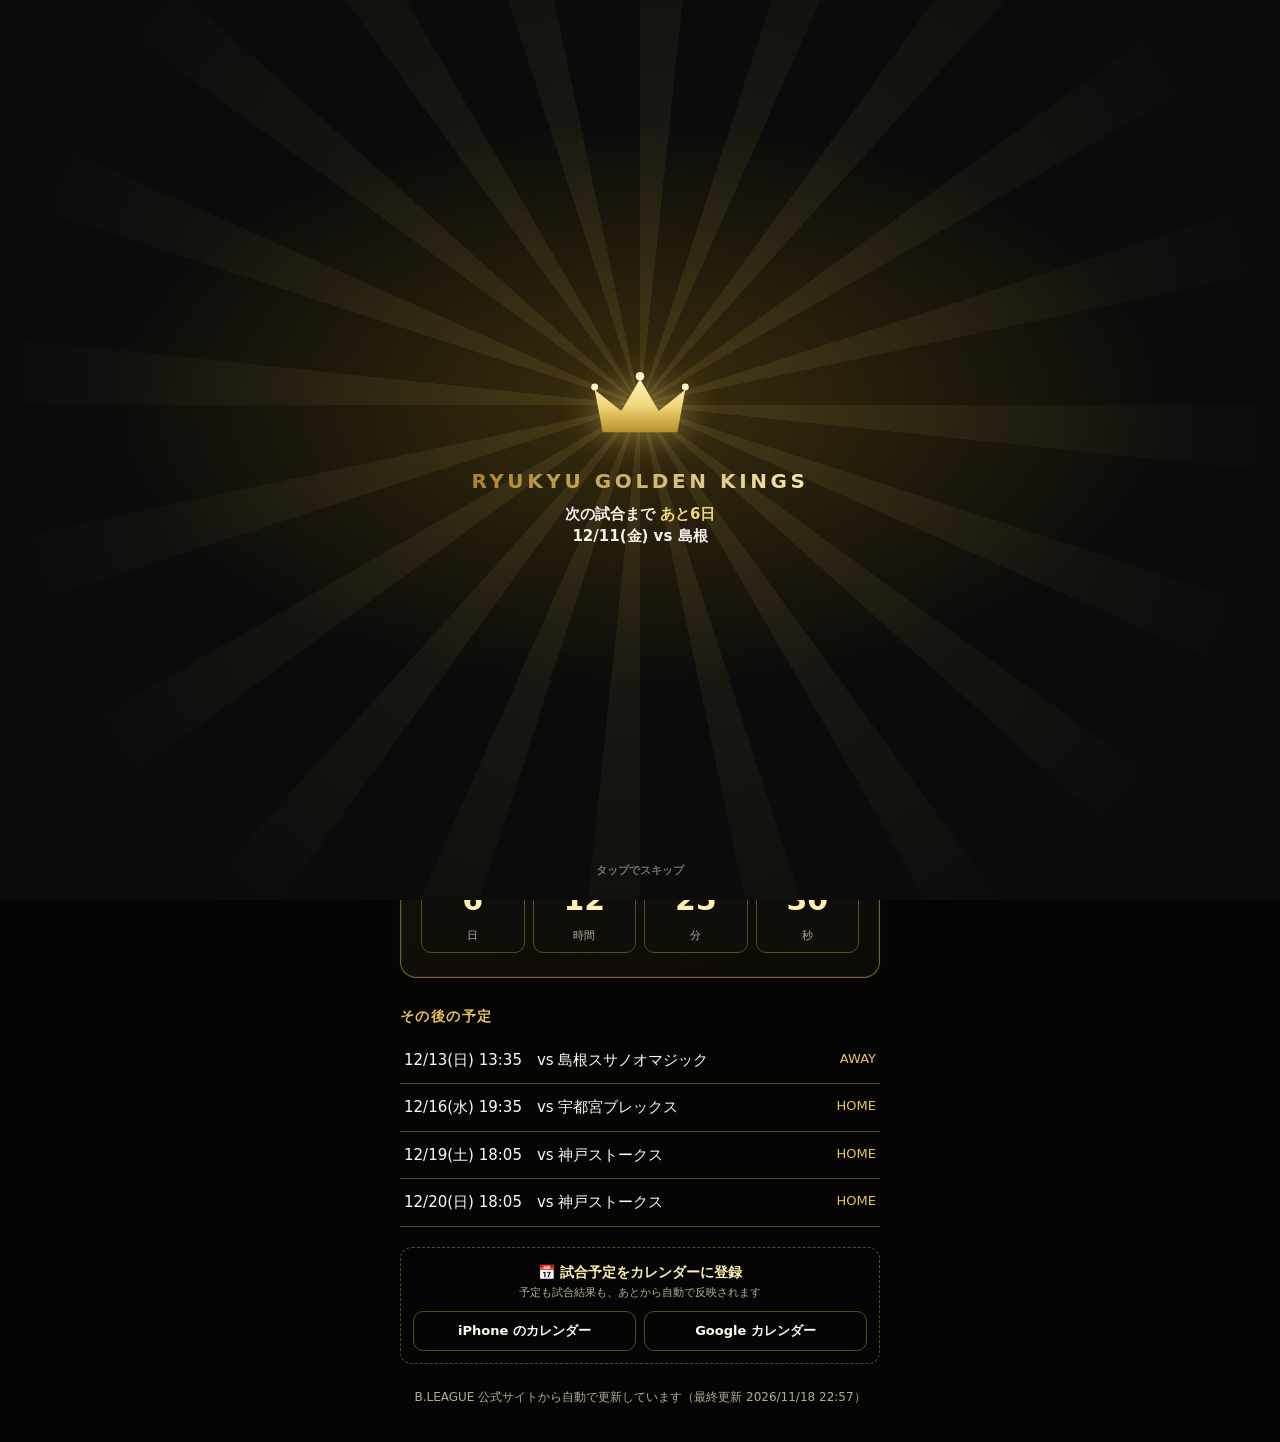
<file: index.html>
<!doctype html>
<html lang="ja">
<head>
  <meta charset="utf-8">
  <meta name="viewport" content="width=device-width, initial-scale=1, viewport-fit=cover">
  <meta name="theme-color" content="#0b0b0b">
  <meta name="apple-mobile-web-app-title" content="キングス">
  <link rel="apple-touch-icon" href="apple-touch-icon.png?v=2">
  <link rel="icon" type="image/png" href="favicon.png?v=2">
  <title>キングス 次の試合</title>
  <style>
    :root {
      --bg: #0b0b0b;
      --card: #161411;
      --line: #3a3120;
      --gold: #d4af37;
      --gold-soft: #f1d77a;
      --text: #f5f1e6;
      --muted: #a39c8a;
    }
    * { box-sizing: border-box; }
    html, body { margin: 0; }
    body {
      min-height: 100vh;
      min-height: 100dvh;
      background: radial-gradient(120% 60% at 50% 0%, #2a2210 0%, var(--bg) 60%) fixed, var(--bg);
      color: var(--text);
      font-family: "Hiragino Sans", "Noto Sans JP", "Yu Gothic", system-ui, sans-serif;
      line-height: 1.5;
      padding: max(20px, env(safe-area-inset-top)) 16px max(24px, env(safe-area-inset-bottom));
    }
    main { max-width: 480px; margin: 0 auto; }

    /* 上のタブ: 横幅いっぱいの6つのボタン(アイコン+名前)。指で押しやすい高さにする */
    .tabs { display: grid; grid-template-columns: repeat(6, 1fr); gap: 4px; margin: 0 0 18px; }
    .tabs a {
      display: flex;
      flex-direction: column;
      align-items: center;
      justify-content: center;
      gap: 3px;
      min-height: 58px;
      padding: 6px 2px;
      border: 1px solid var(--line);
      border-radius: 14px;
      background: var(--card);
      font-size: 10px;
      font-weight: 700;
      color: var(--muted);
      text-decoration: none;
      white-space: nowrap;
      -webkit-tap-highlight-color: transparent;
    }
    .tabs a:active { transform: scale(.96); }
    .tabs svg { width: 24px; height: 24px; fill: none; stroke: currentColor; stroke-width: 1.8; stroke-linecap: round; stroke-linejoin: round; }
    .tabs a[aria-current="page"] { background: var(--gold); border-color: var(--gold); color: #111; }

    header { text-align: center; margin-bottom: 20px; }
    .team {
      margin: 0;
      font-size: 13px;
      letter-spacing: .2em;
      color: var(--gold);
    }
    h1 {
      margin: 4px 0 0;
      font-size: 28px;
      font-weight: 800;
      letter-spacing: .08em;
      background: linear-gradient(180deg, var(--gold-soft), var(--gold));
      -webkit-background-clip: text;
      background-clip: text;
      color: transparent;
    }

    .card {
      background: var(--card);
      border: 1px solid var(--line);
      border-radius: 16px;
      padding: 24px 20px;
      box-shadow: 0 10px 30px rgba(0,0,0,.5), inset 0 1px 0 rgba(212,175,55,.15);
    }
    .badge {
      display: inline-block;
      padding: 4px 14px;
      border-radius: 999px;
      font-size: 13px;
      font-weight: 700;
      letter-spacing: .1em;
    }
    .badge.home { background: var(--gold); color: #111; }
    .badge.away { border: 1px solid var(--gold); color: var(--gold); }
    .top { display: flex; justify-content: space-between; align-items: center; }
    .live {
      font-size: 13px; font-weight: 700; color: #ff5a5a;
      animation: blink 1.2s infinite;
    }
    @keyframes blink { 50% { opacity: .35; } }

    .vs { margin: 20px 0 4px; font-size: 14px; color: var(--muted); }
    .opponent { margin: 0; font-size: 26px; font-weight: 800; }

    dl { margin: 20px 0 0; display: grid; grid-template-columns: auto 1fr; gap: 10px 16px; }
    dt { color: var(--gold); font-size: 13px; padding-top: 2px; }
    dd { margin: 0; font-size: 17px; font-weight: 600; }

    .birthday {
      margin-bottom: 14px;
      padding: 12px 14px;
      border: 1px solid var(--gold);
      border-radius: 12px;
      background: linear-gradient(135deg, rgba(212,175,55,.22), rgba(212,175,55,.06));
      text-align: center;
      font-size: 14px;
      font-weight: 800;
      color: var(--gold-soft);
    }
    .birthday small { display: block; margin-top: 2px; font-size: 11px; font-weight: 400; color: var(--muted); }
    .birthday.next {
      padding: 8px 12px;
      border-color: var(--line);
      background: none;
      font-size: 13px;
      font-weight: 700;
      color: var(--text);
    }
    .birthday.next b { color: var(--gold-soft); }
    .milestone {
      margin-top: 16px;
      padding: 10px 12px;
      border-radius: 10px;
      background: rgba(212,175,55,.1);
      font-size: 13px;
      line-height: 1.6;
    }
    .milestone b { color: var(--gold-soft); }
    .actions { display: grid; grid-template-columns: 1fr 1fr; gap: 8px; margin-top: 18px; }
    .actions a {
      display: block;
      padding: 11px 8px;
      border-radius: 10px;
      text-align: center;
      font-size: 14px;
      font-weight: 800;
      text-decoration: none;
    }
    .actions .ticket { background: var(--gold); color: #111; }
    .actions .watch { border: 1px solid var(--gold); color: var(--gold-soft); }
    .actions a:only-child { grid-column: 1 / -1; }
    /* 試合チャットへのボタン */
    a.chat {
      display: flex; align-items: center; justify-content: center; gap: 6px;
      min-height: 48px; margin-top: 10px; border-radius: 12px;
      border: 1px solid var(--gold); background: rgba(212, 175, 55, .08);
      color: var(--gold-soft); font-size: 15px; font-weight: 800; text-decoration: none;
    }
    a.chat:active { transform: scale(.98); }
    a.chat { flex-direction: column; gap: 2px; padding: 8px 12px; text-align: center; }
    .chat-main { display: flex; align-items: center; justify-content: center; gap: 8px; }
    .chat-new {
      padding: 2px 8px; border-radius: 999px; background: #e5484d; color: #fff;
      font-size: 11px; font-weight: 800; animation: chatPulse 1.6s ease-in-out infinite;
    }
    @keyframes chatPulse { 50% { transform: scale(1.08); } }
    .chat-last {
      max-width: 100%; font-size: 12px; font-weight: 500; color: var(--muted);
      white-space: nowrap; overflow: hidden; text-overflow: ellipsis;
    }
    .chat-last b { color: var(--gold-soft); font-weight: 700; }
    /* 観戦ビンゴへのボタン */
    a.bingo {
      display: flex; align-items: center; justify-content: center; gap: 6px;
      min-height: 46px; margin-top: 8px; border-radius: 12px; border: 1px solid var(--line); background: var(--card);
      color: var(--gold-soft); font-size: 15px; font-weight: 800; text-decoration: none;
    }
    a.bingo small { font-size: 11px; font-weight: 600; color: var(--muted); }
    a.bingo:active { transform: scale(.98); }
    .calendar { margin-top: 20px; padding: 14px 12px 12px; border: 1px dashed var(--line); border-radius: 12px; text-align: center; }
    .calendar p { margin: 0; font-size: 14px; font-weight: 700; color: var(--gold-soft); }
    .calendar small { display: block; margin-top: 2px; font-size: 11px; color: var(--muted); }
    .calendar .cal-links { display: grid; grid-template-columns: 1fr 1fr; gap: 8px; margin-top: 10px; }
    .calendar a {
      display: block;
      padding: 9px 6px;
      border: 1px solid var(--line);
      border-radius: 10px;
      font-size: 13px;
      font-weight: 700;
      color: var(--text);
      text-decoration: none;
    }
    .official {
      display: inline-block;
      margin-top: 16px;
      font-size: 14px;
      color: var(--gold);
      text-decoration: none;
    }
    .countdown {
      margin-top: 24px;
      padding-top: 20px;
      border-top: 1px solid var(--line);
      text-align: center;
    }
    .countdown .label { font-size: 13px; color: var(--muted); }
    .units { display: grid; grid-template-columns: repeat(4, 1fr); gap: 8px; margin-top: 10px; }
    .unit {
      background: #0f0e0b;
      border: 1px solid var(--line);
      border-radius: 10px;
      padding: 10px 0 6px;
    }
    .num {
      display: block;
      font-size: 30px;
      font-weight: 800;
      color: var(--gold-soft);
      font-variant-numeric: tabular-nums;
    }
    .unit small { font-size: 11px; color: var(--muted); }

    h2 { margin: 28px 0 10px; font-size: 14px; color: var(--gold); letter-spacing: .1em; }
    h2.section:first-child { margin-top: 0; }

    .live-card { margin-bottom: 8px; border-color: var(--gold); }

    /* 試合開始の花火(fireworks.js) */
    .fw-canvas { position: fixed; inset: 0; width: 100vw; height: 100vh; z-index: 60; pointer-events: none; }
    .fw-message {
      position: fixed; left: 50%; top: 38%; z-index: 61; pointer-events: none;
      transform: translate(-50%, -50%);
      padding: 16px 26px 18px;
      border: 1px solid rgba(212,175,55,.7); border-radius: 20px;
      background: rgba(8,7,4,.72);
      -webkit-backdrop-filter: blur(6px); backdrop-filter: blur(6px);
      box-shadow: 0 10px 40px rgba(0,0,0,.6);
      text-align: center; white-space: nowrap;
      animation: fwIn .6s cubic-bezier(.2, 1.4, .4, 1) both;
      transition: opacity .7s, transform .7s;
    }
    .fw-message b {
      display: block; font-size: 44px; font-weight: 900; letter-spacing: .04em;
      background: linear-gradient(180deg, #fff6c8, var(--gold) 70%);
      -webkit-background-clip: text; background-clip: text; color: transparent;
      filter: drop-shadow(0 4px 14px rgba(0,0,0,.8));
    }
    .fw-message i { display: block; font-style: normal; font-size: 40px; line-height: 1; margin-bottom: 4px; }
    .fw-message span { display: block; margin-top: 6px; font-size: 17px; font-weight: 800; color: #fff; text-shadow: 0 2px 10px rgba(0,0,0,.9); }
    .fw-message.out { opacity: 0; transform: translate(-50%, -60%); }
    @keyframes fwIn { from { opacity: 0; transform: translate(-50%, -50%) scale(.5); } }

    /* スコアボード(X の試合ページ風) */
    .board { display: grid; grid-template-columns: 1fr auto 1fr; align-items: center; gap: 6px; margin: 16px 0 6px; }
    .board .team { display: flex; flex-direction: column; align-items: center; gap: 2px; min-width: 0; margin: 0; color: var(--text); letter-spacing: normal; font-size: inherit; }
    .board .tmark {
      width: 42px; height: 42px; border-radius: 50%;
      display: grid; place-items: center;
      font-size: 13px; font-weight: 800;
      border: 2px solid var(--gold);
    }
    .board .kings .tmark { background: var(--gold); color: #111; }
    .board .opp .tmark { background: #26221a; color: var(--text); border-color: #5a5040; }
    .board .tname { font-size: 12px; color: var(--muted); max-width: 100%; overflow: hidden; text-overflow: ellipsis; white-space: nowrap; }
    .board .pts { font-size: 54px; font-weight: 800; line-height: 1; font-variant-numeric: tabular-nums; }
    .board .kings .pts { color: var(--gold-soft); }
    .board .mid { text-align: center; }
    .board .per { font-size: 15px; font-weight: 800; color: var(--text); white-space: nowrap; }
    .board .clock { margin-top: 4px; font-size: 13px; color: var(--muted); font-variant-numeric: tabular-nums; }
    .court-wrap { position: relative; margin: 10px -6px 0; perspective: 700px; }
    /* シュートが決まったときの「+2」などの表示 */
    .shot-pts {
      position: absolute; top: 18%; z-index: 2; pointer-events: none;
      font-size: 34px; font-weight: 900; color: var(--gold-soft); text-shadow: 0 2px 12px rgba(0,0,0,.7), 0 0 18px rgba(241,215,122,.6);
      animation: shotPts 1.6s ease-out forwards;
    }
    .shot-pts small { display: block; margin-top: -4px; font-size: 14px; font-weight: 800; letter-spacing: .02em; white-space: nowrap; }
    .shot-pts.k { left: 14%; }
    .shot-pts.o { right: 14%; color: #fff; text-shadow: 0 2px 12px rgba(0,0,0,.7); }
    @keyframes shotPts { 0% { opacity: 0; transform: translateY(14px) scale(.6); } 20% { opacity: 1; transform: translateY(0) scale(1.15); } 70% { opacity: 1; transform: translateY(-10px) scale(1); } 100% { opacity: 0; transform: translateY(-26px) scale(1); } }
    .court { display: block; width: 100%; transform: rotateX(32deg); transform-origin: 50% 100%; filter: drop-shadow(0 10px 18px rgba(0,0,0,.5)); }
    .lastplay {
      position: relative; z-index: 1;
      margin-top: -6px; padding: 10px 12px;
      border-radius: 12px; background: rgba(38,34,26,.95); border: 1px solid var(--line);
      font-size: 13px; line-height: 1.5;
    }
    .lastplay small { color: var(--muted); margin-left: 6px; }
    .lastplay b { color: var(--gold-soft); }
    .live-tabs { display: grid; grid-template-columns: repeat(3, 1fr); margin: 16px 0 4px; border-bottom: 1px solid var(--line); }
    .live-tabs button {
      min-height: 44px; border: 0; background: none; color: var(--muted);
      font: inherit; font-size: 14px; font-weight: 700; cursor: pointer;
      border-bottom: 2px solid transparent;
    }
    .live-tabs button.on { color: var(--text); border-bottom-color: var(--gold); }
    table.box { width: 100%; border-collapse: collapse; font-size: 12px; font-variant-numeric: tabular-nums; }
    .box th { padding: 6px 4px; font-size: 10px; font-weight: 600; color: var(--gold); text-align: right; border-bottom: 1px solid var(--line); }
    .box td { padding: 6px 4px; text-align: right; border-bottom: 1px solid var(--line); white-space: nowrap; }
    .box th:first-child, .box td:first-child { text-align: left; white-space: normal; }
    .box h3 { margin: 14px 0 4px; font-size: 13px; }
    .plays { list-style: none; margin: 0; padding: 0; }
    .plays li { display: grid; grid-template-columns: 52px 1fr auto; gap: 8px; padding: 9px 2px; border-bottom: 1px solid var(--line); font-size: 13px; }
    .plays .t { color: var(--muted); font-size: 11px; font-variant-numeric: tabular-nums; }
    .plays .sc { font-size: 12px; color: var(--muted); font-variant-numeric: tabular-nums; }
    .plays li.k .what { color: var(--gold-soft); }

    /* 勝敗予想と応援リアクション */
    .fan { margin-top: 16px; padding-top: 14px; border-top: 1px solid var(--line); }
    .fan-title { display: flex; justify-content: space-between; font-size: 13px; font-weight: 700; }
    .fan-title small { color: var(--muted); font-weight: 400; }
    .vote { display: grid; grid-template-columns: 1fr 1fr; gap: 8px; margin-top: 10px; }
    .vote button {
      position: relative; overflow: hidden;
      min-height: 50px; padding: 4px 26px; border-radius: 999px; border: 1px solid var(--line);
      font: inherit; font-size: 14px; font-weight: 800; cursor: pointer; white-space: nowrap;
    }
    .vote .vk { background: var(--gold); color: #111; border-color: var(--gold); }
    .vote .vo { background: #2a261e; color: var(--text); }
    .vote button.mine::after { content: "✓"; position: absolute; right: 12px; top: 50%; transform: translateY(-50%); }
    .vote button:disabled { cursor: default; }
    .vote button:not(:disabled):active { transform: scale(.97); }
    .reacts { display: grid; grid-template-columns: repeat(5, 1fr); gap: 6px; margin-top: 10px; }
    .reacts button {
      min-height: 52px; border-radius: 14px; border: 1px solid var(--line); background: #161411;
      font: inherit; font-size: 22px; line-height: 1; cursor: pointer;
      display: flex; flex-direction: column; align-items: center; justify-content: center; gap: 3px;
      -webkit-tap-highlight-color: transparent;
    }
    .reacts button:active { transform: scale(.92); }
    .reacts small { font-size: 10px; color: var(--muted); font-variant-numeric: tabular-nums; }
    .fan-note { margin: 8px 0 0; font-size: 10px; color: var(--muted); }
    .float-emoji {
      position: fixed; bottom: 90px; z-index: 50; pointer-events: none;
      font-size: 30px; animation: floatUp 2.2s ease-out forwards;
    }
    @keyframes floatUp {
      0% { transform: translateY(0) scale(.6); opacity: 0; }
      15% { opacity: 1; transform: translateY(-30px) scale(1.1); }
      100% { transform: translateY(-320px) scale(1); opacity: 0; }
    }
    .winprob { margin-top: 14px; }
    .winprob-head { display: flex; justify-content: space-between; align-items: baseline; font-size: 12px; color: var(--muted); }
    .winprob-head b { font-size: 20px; color: var(--gold-soft); font-variant-numeric: tabular-nums; }
    .winprob-bar { position: relative; height: 10px; margin-top: 6px; border-radius: 5px; background: #3a2a2a; overflow: hidden; }
    .winprob-bar i { position: absolute; left: 0; top: 0; bottom: 0; background: linear-gradient(90deg, var(--gold), var(--gold-soft)); transition: width .6s; }
    .winprob-bar::after { content: ""; position: absolute; left: 50%; top: 0; bottom: 0; width: 1px; background: rgba(255,255,255,.35); }
    .winprob small { display: block; margin-top: 4px; font-size: 10px; color: var(--muted); }
    .final { font-size: 13px; font-weight: 700; color: var(--gold-soft); }
    .score {
      display: grid;
      grid-template-columns: 1fr auto 1fr;
      align-items: end;
      gap: 8px;
      margin: 20px 0 4px;
      text-align: center;
    }
    .side { display: flex; flex-direction: column; gap: 4px; min-width: 0; }
    .tname { font-size: 13px; color: var(--muted); overflow-wrap: anywhere; }
    .pts {
      font-size: 52px;
      font-weight: 800;
      line-height: 1;
      font-variant-numeric: tabular-nums;
    }
    .kings .pts { color: var(--gold-soft); }
    .dash { font-size: 28px; color: var(--muted); padding-bottom: 8px; }
    .quarters {
      width: 100%;
      margin-top: 20px;
      border-collapse: collapse;
      font-size: 14px;
      text-align: center;
      font-variant-numeric: tabular-nums;
    }
    .quarters th { color: var(--gold); font-weight: 600; font-size: 12px; padding: 4px 2px; }
    .quarters td { padding: 6px 2px; border-top: 1px solid var(--line); }
    .quarters td:first-child { text-align: left; color: var(--muted); font-size: 12px; }
    .scorers { list-style: none; margin: 0; padding: 0; }
    .scorers li {
      display: flex; justify-content: space-between; gap: 12px;
      padding: 8px 2px;
      border-bottom: 1px solid var(--line);
      font-size: 15px;
    }
    .spts { font-weight: 800; color: var(--gold-soft); font-variant-numeric: tabular-nums; }
    .spts small { font-size: 11px; color: var(--muted); font-weight: 400; margin-left: 2px; }
    .sub { margin: 14px 0 0; font-size: 12px; color: var(--muted); }
    .sub .official { margin-top: 0; font-size: 12px; }
    .later { list-style: none; margin: 0; padding: 0; }
    .later li {
      display: flex; justify-content: space-between; gap: 12px;
      padding: 12px 4px;
      border-bottom: 1px solid var(--line);
      font-size: 15px;
    }
    .later .ha { color: var(--gold); font-size: 13px; white-space: nowrap; }

    .message { text-align: center; color: var(--muted); padding: 40px 0; }
    .note { margin-top: 24px; text-align: center; font-size: 12px; color: var(--muted); }
  </style>
  <link rel="stylesheet" href="theme.css">
</head>
<body>
  <script src="intro.js"></script>
  <main>
    <nav class="tabs">
      <a href="./" aria-current="page"><svg viewBox="0 0 24 24"><rect x="3" y="5" width="18" height="16" rx="3"/><path d="M3 10h18M8 3v4M16 3v4"/><circle cx="12" cy="15.5" r="2.2"/></svg><span>次の試合</span></a>
      <a href="players.html"><svg viewBox="0 0 24 24"><path d="M8 3l-4 3 2 4h2v11h8V10h2l2-4-4-3c-.5 1.7-2 3-4 3s-3.5-1.3-4-3z"/></svg><span>選手一覧</span></a>
      <a href="stats.html"><svg viewBox="0 0 24 24"><path d="M4 20V10M10 20V4M16 20v-7M22 20H2"/></svg><span>成績</span></a>
      <a href="dancers.html"><svg viewBox="0 0 24 24"><path d="M12 3l2.6 5.6 6 .7-4.5 4.1 1.2 6L12 16.4 6.7 19.4l1.2-6L3.4 9.3l6-.7z"/></svg><span>ダンサーズ</span></a>
      <a href="album.html"><svg viewBox="0 0 24 24"><path d="M4 8h3l2-3h6l2 3h3v11H4z"/><circle cx="12" cy="13" r="3.5"/></svg><span>アルバム</span></a>
      <a href="news.html"><svg viewBox="0 0 24 24"><path d="M4 5h13v14H6a2 2 0 0 1-2-2z"/><path d="M17 9h3v8a2 2 0 0 1-2 2"/><path d="M7 9h7M7 12h7M7 15h4"/></svg><span>ニュース</span></a>
    </nav>
    <header>
      <p class="team">RYUKYU GOLDEN KINGS</p>
      <h1>NEXT GAME</h1>
    </header>
    <div id="birthday"></div>
    <div id="app"><p class="message">読み込み中…</p></div>
    <div class="calendar">
      <p>📅 試合予定をカレンダーに登録</p>
      <small>予定も試合結果も、あとから自動で反映されます</small>
      <div class="cal-links">
        <a id="calApple" href="calendar.ics">iPhone のカレンダー</a>
        <a id="calGoogle" href="https://calendar.google.com/" target="_blank" rel="noopener">Google カレンダー</a>
      </div>
    </div>
    <p class="note" id="note"></p>
  </main>

  <script src="extras.js"></script>
  <script src="fireworks.js"></script>
  <script>
    // 試合開始からこの時間が過ぎたら「終わった試合」とみなして次へ進む
    const GAME_LENGTH_MS = 2.5 * 60 * 60 * 1000;
    const TZ = "Asia/Tokyo";

    // 試合中の速報(kings-notify の notifier.py が ntfy に流している)
    const NTFY = "https://ntfy.sh";
    const LIVE_TOPIC = "kings-live-a38853caea";
    const LIVE_STALE_MS = 15 * 60 * 1000;       // この時間更新がなければ速報を隠す
    const FINAL_SHOW_MS = 3 * 60 * 60 * 1000;    // 試合終了の結果を出しておく時間
    const LIVE_WINDOW_BEFORE_MS = 30 * 60 * 1000;
    const LIVE_WINDOW_AFTER_MS = 4 * 60 * 60 * 1000;

    const app = document.getElementById("app");
    let timer = null;
    let games = [];
    let live = null;
    let source = null;
    let roster = [];   // players.json(誕生日・通算成績)

    // 誕生日の選手がいれば大きく、いなければ次の誕生日を小さく出す
    function renderBirthday() {
      const list = KingsExtras.birthdaysToday(roster);
      const next = list.length ? null : KingsExtras.nextBirthday(roster);
      document.getElementById("birthday").innerHTML = list.length ? `
        <div class="birthday">🎂 今日は ${list.map(b => `${esc(b.name)}選手（${b.age}歳）`).join("・")} の誕生日！
          <small>おめでとうございます！</small></div>`
        : next ? `<div class="birthday next">🎂 次の誕生日：<b>${esc(next.name)}</b>選手
            ${esc(KingsExtras.birthdayLabel(next.player))}（${next.days === 1 ? "明日" : `あと${next.days}日`}）</div>` : "";
    }

    // 次の試合で届きそうな通算記録(今のペースで1試合以内)。無ければ、いちばん近い記録を出す
    function milestoneHtml() {
      const all = KingsExtras.milestones(roster);
      const soon = all.filter(m => m.games <= 1);
      const line = m => `<b>${esc(m.name)}</b> B.LEAGUE 通算${m.goal.toLocaleString()}${esc(m.kind.label)}まで あと${m.left}${esc(m.kind.unit)}`;
      if (soon.length) return `<div class="milestone">🏆 この試合で記録達成なるか？<br>${soon.map(line).join("<br>")}</div>`;
      if (!all.length) return "";
      return `<div class="milestone">🏆 次に近い記録：${line(all[0])}（今のペースで約${all[0].games}試合）</div>`;
    }

    const fmtDate = new Intl.DateTimeFormat("ja-JP", { timeZone: TZ, year: "numeric", month: "long", day: "numeric", weekday: "short" });
    const fmtTime = new Intl.DateTimeFormat("ja-JP", { timeZone: TZ, hour: "2-digit", minute: "2-digit" });
    const fmtShort = new Intl.DateTimeFormat("ja-JP", { timeZone: TZ, month: "numeric", day: "numeric", weekday: "short" });

    function esc(s) {
      return String(s).replace(/[&<>"']/g, c => ({ "&": "&amp;", "<": "&lt;", ">": "&gt;", '"': "&quot;", "'": "&#39;" }[c]));
    }

    const chatKey = g => (String(g.url || "").match(/ScheduleKey=(\d+)/) || [])[1] || "";

    // ---------------------------------------------------------------- 試合チャットの新着
    // チャットのボタンに「新着 ○件」と最新のコメントを出す(チャットを開いて読んだところまでは数えない)
    const CHAT_PREFIX = "kings-chat-a38853caea-";
    const chats = new Map();   // 試合のキー → { msgs, ids, loaded }
    const chatRead = key => { try { return Number(localStorage.getItem("kings-chatread:" + key)) || 0; } catch { return 0; } };
    function ago(t) {
      const sec = Math.max(0, Date.now() / 1000 - t);
      return sec < 60 ? "たった今" : sec < 3600 ? `${Math.floor(sec / 60)}分前` : `${Math.floor(sec / 3600)}時間前`;
    }
    function chatInner(key) {
      const c = chats.get(key);
      const read = chatRead(key);
      const unread = c ? c.msgs.filter(m => m.time > read && m.cid !== cid).length : 0;
      const last = c && c.msgs[c.msgs.length - 1];
      return `<span class="chat-main">💬 試合チャットに参加する${unread ? `<b class="chat-new">新着 ${unread > 99 ? "99+" : unread}</b>` : ""}</span>` +
        (last ? `<small class="chat-last"><b>${esc(last.nick)}</b>：${esc(last.text)}・${ago(last.time)}</small>`
          : c && c.loaded ? '<small class="chat-last">まだコメントはありません。最初のひとことをどうぞ！</small>' : "");
    }
    function refreshChat(key) {
      document.querySelectorAll("a.chat[data-chat]").forEach(a => { if (!key || a.dataset.chat === key) a.innerHTML = chatInner(a.dataset.chat); });
    }
    function acceptChat(key, m) {
      const c = chats.get(key);
      if (!m || m.event !== "message" || !m.id || c.ids.has(m.id)) return;
      let d;
      try { d = JSON.parse(m.message); } catch { return; }
      if (!d || d.type !== "kings-chat" || d.game !== key || !d.nick) return;
      c.ids.add(m.id);
      c.msgs.push({ time: m.time || 0, nick: String(d.nick).slice(0, 20), text: String(d.text || "").slice(0, 60) || "📷 写真", cid: d.cid });
      c.msgs.sort((a, b) => a.time - b.time);
    }
    function watchChat(key) {
      if (!key || chats.has(key)) return;
      const c = { msgs: [], ids: new Set(), loaded: false };
      chats.set(key, c);
      const topic = CHAT_PREFIX + key;
      if ("EventSource" in window) {
        const src = new EventSource(`${NTFY}/${topic}/sse`);
        src.onmessage = e => { try { acceptChat(key, JSON.parse(e.data)); refreshChat(key); } catch {} };
      }
      fetch(`${NTFY}/${topic}/json?poll=1&since=12h`, { cache: "no-store" })
        .then(r => r.ok ? r.text() : "")
        .then(t => t.split("\n").forEach(line => { if (line.trim()) { try { acceptChat(key, JSON.parse(line)); } catch {} } }))
        .catch(() => {})
        .finally(() => { c.loaded = true; refreshChat(key); });
    }
    function chatLink(key) {
      if (!key) return "";
      watchChat(key);
      return `<a class="chat" data-chat="${esc(key)}" href="chat.html?game=${encodeURIComponent(key)}">${chatInner(key)}</a>` +
        `<a class="bingo" href="bingo.html?game=${encodeURIComponent(key)}">🎯 観戦ビンゴ<small>マスが自動で開く！</small></a>`;
    }
    setInterval(() => refreshChat(), 60 * 1000);   // 「○分前」を進める
    // チャットから戻ってきたら、読んだぶんの「新着」を消す
    window.addEventListener("pageshow", () => refreshChat());
    document.addEventListener("visibilitychange", () => { if (!document.hidden) refreshChat(); });

    function upcoming(now) {
      return games
        .map(g => ({ ...g, start: new Date(g.datetime) }))
        .filter(g => !isNaN(g.start) && g.start.getTime() + GAME_LENGTH_MS > now)
        .sort((a, b) => a.start - b.start);
    }

    // ---------------------------------------------------------------- 試合中の速報
    function liveState(now) {
      if (!live) return null;
      const age = now - new Date(live.updated).getTime();
      if (live.period === "FINAL") return age < FINAL_SHOW_MS ? "final" : null;
      return age < LIVE_STALE_MS ? "live" : null;
    }

    // ---------------------------------------------------------------- 勝利確率メーター(目安)
    // 残り時間は秒単位では分からないので、「今のクォーターに入った点数」を「それまでのクォーターの
    // 平均点数」と比べて、クォーターがどこまで進んだかを推定する(分からなければ半分進んだとみなす)。
    // 最終点差のばらつき(標準偏差)を1試合40分で約13点とし、残り時間に応じて縮めた正規分布で計算する
    const MARGIN_SD = 13;
    const HOME_EDGE = 2;   // ホームの有利さ(1試合あたりの点数)

    function normalCdf(x) {
      // erf の近似(Abramowitz-Stegun 7.1.26)
      const t = 1 / (1 + 0.3275911 * Math.abs(x) / Math.SQRT2);
      const y = 1 - (((((1.061405429 * t - 1.453152027) * t) + 1.421413741) * t - 0.284496736) * t + 0.254829592) * t * Math.exp(-x * x / 2);
      return x >= 0 ? (1 + y) / 2 : (1 - y) / 2;
    }

    function remainingMinutes(d) {
      const p = d.period || "";
      if (p === "HALF") return 20;
      const qi = /^Q[1-4]$/.test(p) ? Number(p[1]) - 1 : /^OT\d*$/.test(p) ? 3 + (Number(p.slice(2)) || 1) : null;
      if (qi == null) return null;
      const len = qi >= 4 ? 5 : 10;              // 延長は5分
      const after = qi < 4 ? (3 - qi) * 10 : 0;   // このあとに残っているクォーターの時間
      // 公式の試合データの残り時間(例「3:04」)があれば、それを使う
      const c = /^(\d{1,2}):(\d{2})(?:\.\d)?$/.exec(d.clock || "");
      if (c) return after + Math.min(len, Number(c[1]) + Number(c[2]) / 60);
      const qs = Array.isArray(d.quarters) ? d.quarters.filter(q => Array.isArray(q) && q.length === 3) : [];
      let progress = 0.5;
      if (qs[qi] && qi > 0) {
        const prev = qs.slice(0, Math.min(qi, 4));
        const avg = prev.reduce((a, q) => a + q[1] + q[2], 0) / prev.length * (len / 10);
        if (avg > 0) progress = Math.min(0.95, Math.max(0.05, (qs[qi][1] + qs[qi][2]) / avg));
      }
      return after + len * (1 - progress);
    }

    function winProbability(d) {
      const remaining = remainingMinutes(d);
      if (remaining == null) return null;
      const frac = remaining / 40;
      const edge = (d.home ? HOME_EDGE : -HOME_EDGE) * frac;
      return normalCdf((d.kings - d.opp + edge) / (MARGIN_SD * Math.sqrt(frac)));
    }

    function winProbHtml(d) {
      const prob = winProbability(d);
      if (prob == null) return "";
      const pct = Math.round(Math.min(0.99, Math.max(0.01, prob)) * 100);
      return `
        <div class="winprob">
          <div class="winprob-head"><span>キングスの勝利確率</span><b>${pct}%</b></div>
          <div class="winprob-bar"><i style="width:${pct}%"></i></div>
          <small>点差と、クォーターごとの得点ペースから計算したおおまかな目安です</small>
        </div>`;
    }

    function periodLabel(p) {
      if (!p) return "試合中";
      if (p === "HALF") return "ハーフタイム";
      if (/^Q[1-4]$/.test(p)) return p[1] + "Q";
      if (/^OT\d*$/.test(p)) return "延長" + (p.slice(2) || "1");
      return p;
    }

    // fresh: リアルタイムで届いた速報か(ページを開いたときに読み込む過去の速報は false)
    function acceptLive(m, fresh = false) {
      if (!m || m.event !== "message" || !m.message) return;
      let d;
      try { d = JSON.parse(m.message); } catch { return; }
      if (d.type !== "kings-live" || !Number.isFinite(d.kings) || !Number.isFinite(d.opp) ||
          isNaN(new Date(d.updated))) return;
      if (live && new Date(live.updated) > new Date(d.updated)) return;
      // クォーターは、公式の試合データ(直近のプレー)のほうが正確なので、そちらを優先する。
      // 試合終了と、2Q のプレーのままのハーフタイムは、通知ツールの判定をそのまま使う
      const lastPlay = Array.isArray(d.plays) && d.plays[0];
      const playPeriod = lastPlay && lastPlay.period;
      if (playPeriod && d.period !== "FINAL" && !(d.period === "HALF" && playPeriod === "Q2")) d.period = playPeriod;
      // スコアも同じ理由で、直近のプレーの時点のスコア(公式の試合データ)を優先する
      if (lastPlay && Number.isFinite(lastPlay.kings) && Number.isFinite(lastPlay.opp)) {
        d.kings = lastPlay.kings;
        d.opp = lastPlay.opp;
      }
      const prev = live;
      live = d;
      render();
      // シュートのモーションは、いま届いた速報だけ(過去の速報を読み込んだときや、試合後に開き直したときは出さない)
      const recent = Number.isFinite(m.time) && Date.now() / 1000 - m.time < 120;
      if (fresh && recent && (liveState(Date.now()) === "live" || d.period === "FINAL")) shotMotions(prev, d);
    }

    function pollLive() {
      return fetch(`${NTFY}/${LIVE_TOPIC}/json?poll=1&since=6h`, { cache: "no-store" })
        .then(r => r.ok ? r.text() : "")
        .then(t => t.split("\n").forEach(line => {
          if (line.trim()) { try { acceptLive(JSON.parse(line)); } catch {} }
        }))
        .catch(() => {});
    }

    // 試合の前後だけ、速報の受信をつないでおく
    function nearGame(now) {
      return games.some(g => {
        const t = new Date(g.datetime).getTime();
        return t - LIVE_WINDOW_BEFORE_MS < now && now < t + LIVE_WINDOW_AFTER_MS;
      }) || liveState(now) === "live";
    }

    function updateConnection() {
      const near = nearGame(Date.now());
      if (near && !source && "EventSource" in window) {
        source = new EventSource(`${NTFY}/${LIVE_TOPIC}/sse`);
        source.onmessage = e => { try { acceptLive(JSON.parse(e.data), true); } catch {} };
      } else if (!near && source) {
        source.close();
        source = null;
      }
      if (near) pollLive();   // 受信が切れていた間の取りこぼし対策
    }

    // コートの絵(上から見たコートを、CSS で手前に傾けて立体的に見せる)
    const COURT_SVG = `
      <svg class="court" viewBox="0 0 400 214" aria-hidden="true">
        <rect x="1" y="1" width="398" height="212" rx="6" fill="#2a2213" stroke="#d4af37" stroke-width="2"/>
        <g fill="none" stroke="#d4af37" stroke-opacity=".75" stroke-width="2">
          <line x1="200" y1="1" x2="200" y2="213"/>
          <circle cx="200" cy="107" r="26"/>
          <rect x="1" y="72" width="70" height="70" fill="rgba(212,175,55,.18)"/>
          <rect x="329" y="72" width="70" height="70" fill="rgba(212,175,55,.18)"/>
          <path d="M71 86a21 21 0 0 1 0 42M329 86a21 21 0 0 0 0 42"/>
          <path d="M1 20h28a90 90 0 0 1 0 174H1M399 20h-28a90 90 0 0 0 0 174h28"/>
          <circle cx="16" cy="107" r="5"/><circle cx="384" cy="107" r="5"/>
        </g>
        <g transform="translate(200 107)" fill="#d4af37">
          <path d="M-14 6L-17 -10L-7 -2L0 -14L7 -2L17 -10L14 6Z"/>
        </g>
      </svg>`;

    let liveTab = "score";   // 速報カードの中のタブ(score / box / plays)

    // ---------------------------------------------------------------- シュートのモーション
    // 速報で点が入ったら、コートの上でボールがリングに吸い込まれ、ネットが揺れて「+2」などが出る。
    // 得点板と同じ向きで、キングスは左のリング、相手は右のリングに入れる
    const HOOPS = { kings: { x: 16, y: 107, dir: 1 }, opp: { x: 384, y: 107, dir: -1 } };
    const SVGNS = "http://www.w3.org/2000/svg";
    function svgEl(tag, attrs) {
      const el = document.createElementNS(SVGNS, tag);
      for (const k in attrs) el.setAttribute(k, attrs[k]);
      return el;
    }
    function shotMotion(team, pts, who) {
      const wrap = document.querySelector(".court-wrap");
      const court = wrap && wrap.querySelector("svg.court");
      if (!court || !(pts > 0)) return;
      const label = document.createElement("div");
      label.className = "shot-pts " + (team === "kings" ? "k" : "o");
      label.textContent = "+" + pts;
      if (who) { const sm = document.createElement("small"); sm.textContent = who; label.appendChild(sm); }
      const reduce = window.matchMedia && matchMedia("(prefers-reduced-motion: reduce)").matches;
      if (reduce) { wrap.appendChild(label); setTimeout(() => label.remove(), 1700); return; }

      const h = HOOPS[team];
      // 3点はスリーポイントラインの外、1点はフリースローライン、それ以外はペイントの近くから打つ
      const dist = pts >= 3 ? 125 : pts === 1 ? 55 : 70;
      const sy = pts === 1 ? 107 : 107 + (Math.random() - .5) * 120;
      const sx = h.x + h.dir * dist;
      const g = svgEl("g", {});
      const ball = svgEl("g", {});
      ball.appendChild(svgEl("circle", { r: 7, fill: "#e8792b", stroke: "#5a2a08", "stroke-width": 1.2 }));
      ball.appendChild(svgEl("path", { d: "M-7 0H7M0-7V7M-5-5Q0 0-5 5M5-5Q0 0 5 5", fill: "none", stroke: "#5a2a08", "stroke-width": 1 }));
      const shadow = svgEl("ellipse", { rx: 6, ry: 2.5, fill: "rgba(0,0,0,.45)" });
      g.appendChild(shadow);
      g.appendChild(ball);
      court.appendChild(g);
      const DUR = 950;
      const t0 = performance.now();
      function step(now) {
        const t = Math.min(1, (now - t0) / DUR);
        const e = 1 - Math.pow(1 - t, 2);                     // だんだんゆっくり
        const x = sx + (h.x - sx) * e, y = sy + (h.y - sy) * e;
        const lift = Math.sin(Math.PI * t);                   // 放物線の高さ(大きさと影の離れ方で表す)
        ball.setAttribute("transform", `translate(${x} ${y - lift * 34}) scale(${1 + lift * .9}) rotate(${t * 540})`);
        shadow.setAttribute("transform", `translate(${x} ${y}) scale(${1 - lift * .5})`);
        shadow.setAttribute("opacity", String(1 - lift * .6));
        if (t < 1) return requestAnimationFrame(step);
        // リングに入った: ボールは小さくなって消え、ネットが揺れて輪が広がる
        g.remove();
        swish(court, h);
        wrap.appendChild(label);
        setTimeout(() => label.remove(), 1700);
      }
      requestAnimationFrame(step);
    }
    function swish(court, h) {
      const g = svgEl("g", { transform: `translate(${h.x} ${h.y})` });
      const net = svgEl("path", { d: "M-5 0L-3 9L0 0L3 9L5 0M-4 4H4", fill: "none", stroke: "#fff", "stroke-width": 1.4, "stroke-linecap": "round" });
      const ring = svgEl("circle", { r: 5, fill: "none", stroke: "#f1d77a", "stroke-width": 3 });
      g.appendChild(ring);
      g.appendChild(net);
      court.appendChild(g);
      const t0 = performance.now();
      function step(now) {
        const t = Math.min(1, (now - t0) / 700);
        ring.setAttribute("r", String(5 + t * 22));
        ring.setAttribute("opacity", String(1 - t));
        const sway = Math.sin(t * Math.PI * 4) * (1 - t);   // ネットがゆれる
        net.setAttribute("transform", `scale(${1 + sway * .5} ${1 + Math.abs(sway) * .8})`);
        net.setAttribute("opacity", String(1 - t * .8));
        if (t < 1) requestAnimationFrame(step); else g.remove();
      }
      requestAnimationFrame(step);
    }
    // 前回の速報から今回までに決めた選手の名前(直近のプレーの「#17 ヌワバ 3Pシュート○ …」から拾う)
    function shotNames(prev, d, team) {
      const plays = Array.isArray(d.plays) ? d.plays : [];
      const names = [];
      for (const p of plays.slice().reverse()) {   // 古い順
        const sc = p[team];
        if (p.team !== team || !/○/.test(p.text || "") || !Number.isFinite(sc) || sc <= prev[team] || sc > d[team]) continue;
        const m = String(p.text).replace(/^#\d+\s*/, "").match(/^(\S+)/);
        if (m && !names.includes(m[1])) names.push(m[1]);
      }
      return names.join("・");
    }
    function shotMotions(prev, d) {
      if (!prev || prev.key !== d.key || !Number.isFinite(prev.kings) || !Number.isFinite(prev.opp)) return;
      const dk = d.kings - prev.kings, dop = d.opp - prev.opp;
      if (dk > 0) shotMotion("kings", dk, shotNames(prev, d, "kings"));
      if (dop > 0) setTimeout(() => shotMotion("opp", dop, shotNames(prev, d, "opp")), dk > 0 ? 1300 : 0);
    }
    if (new URLSearchParams(location.search).has("shot")) {   // 試し打ち: ?shot=1
      setTimeout(() => { shotMotion("kings", 3, "ヌワバ"); setTimeout(() => shotMotion("opp", 2), 1500); }, 1500);
    }

    const teamMark = name => esc((name || "").replace(/^(.{2}).*$/, "$1"));

    function lastPlayHtml(d) {
      const p = Array.isArray(d.plays) && d.plays.length ? d.plays[0] : null;
      if (!p) return "";
      return `<div class="lastplay"><b>${esc(p.team === "kings" ? "琉球" : p.team === "opp" ? (d.opp_short || "相手") : "")}</b>
        ${esc(p.text || "")}<small>${esc([periodLabel(p.period), p.clock].filter(Boolean).join(" "))} 直近のプレー</small></div>`;
    }

    function boxHtml(d) {
      const sides = [["琉球", d.box && d.box.kings], [d.opponent || "相手", d.box && d.box.opp]];
      if (!sides.some(([, rows]) => Array.isArray(rows) && rows.length)) {
        return '<p class="sub">両チームの選手ごとの成績は、試合が始まると出ます</p>';
      }
      return sides.map(([name, rows]) => Array.isArray(rows) && rows.length ? `
        <h3 class="box">${esc(name)}</h3>
        <table class="box">
          <tr><th>選手</th><th>分</th><th>点</th><th>リバ</th><th>アシ</th></tr>
          ${rows.map(r => `<tr><td>${esc(r.name)}</td><td>${esc(r.min || "")}</td><td>${r.pts ?? 0}</td><td>${r.reb ?? 0}</td><td>${r.ast ?? 0}</td></tr>`).join("")}
        </table>` : "").join("");
    }

    function playsHtml(d) {
      const plays = Array.isArray(d.plays) ? d.plays : [];
      if (!plays.length) return '<p class="sub">プレーの記録は、試合が始まると出ます</p>';
      return `<ol class="plays">${plays.map(p => `
        <li class="${p.team === "kings" ? "k" : ""}">
          <span class="t">${esc([periodLabel(p.period), p.clock].filter(Boolean).join(" "))}</span>
          <span class="what">${esc(p.text || "")}</span>
          <span class="sc">${Number.isFinite(p.kings) && Number.isFinite(p.opp) ? `${p.kings}-${p.opp}` : ""}</span>
        </li>`).join("")}</ol>`;
    }

    function scoreTabHtml(d, state) {
      const qs = Array.isArray(d.quarters) ? d.quarters.filter(q => Array.isArray(q) && q.length === 3) : [];
      let scorers = Array.isArray(d.scorers) ? d.scorers.filter(s => Array.isArray(s) && Number.isFinite(s[1])) : [];
      // 公式のライブデータ(統計タブと同じ)の方が新しいので、合計が大きければそちらを使う
      const boxRows = d.box && Array.isArray(d.box.kings)
        ? d.box.kings.filter(r => r && r.name && Number.isFinite(r.pts) && r.pts > 0).map(r => [r.name, r.pts]) : [];
      const total = rows => rows.reduce((a, s) => a + s[1], 0);
      if (boxRows.length && total(boxRows) >= total(scorers)) scorers = boxRows.sort((a, b) => b[1] - a[1]);
      return `
        ${state === "live" ? winProbHtml(d) : ""}
        ${qs.length ? `
          <table class="quarters">
            <tr><th></th>${qs.map(q => `<th>${esc(q[0])}</th>`).join("")}</tr>
            <tr><td>琉球</td>${qs.map(q => `<td>${esc(q[1])}</td>`).join("")}</tr>
            <tr><td>相手</td>${qs.map(q => `<td>${esc(q[2])}</td>`).join("")}</tr>
          </table>` : ""}
        <h2>キングスの得点</h2>
        ${scorers.length ? `
          <ol class="scorers">
            ${scorers.map(s => `<li><span>${esc(s[0])}</span><span class="spts">${s[1]}<small>点</small></span></li>`).join("")}
          </ol>` : '<p class="sub">選手ごとの得点はまだ読み取れていません</p>'}`;
    }

    function liveCard(state) {
      const d = live;
      const win = d.kings > d.opp;
      const mid = state === "final"
        ? `<div class="per">試合終了</div><div class="clock">${d.kings === d.opp ? "" : win ? "WIN" : "LOSE"}</div>`
        : `<div class="per"><span class="live">●</span> ${esc(periodLabel(d.period))}</div><div class="clock">${esc(d.clock || "LIVE")}</div>`;
      const tab = (key, label) => `<button type="button" data-live-tab="${key}" class="${liveTab === key ? "on" : ""}">${label}</button>`;
      return `
        <div class="card live-card">
          <div class="top">
            <span class="badge ${d.home ? "home" : "away"}">${d.home ? "HOME" : "AWAY"}</span>
            ${state === "final" ? '<span class="final">試合終了</span>' : '<span class="live">● LIVE</span>'}
          </div>
          <div class="board">
            <div class="team kings"><span class="tmark">琉球</span><span class="pts">${d.kings}</span><span class="tname">琉球</span></div>
            <div class="mid">${mid}</div>
            <div class="team opp"><span class="tmark">${teamMark(d.opp_short || d.opponent)}</span><span class="pts">${d.opp}</span><span class="tname">${esc(d.opponent || "")}</span></div>
          </div>
          <div class="court-wrap">${COURT_SVG}</div>
          ${lastPlayHtml(d)}
          <div class="live-tabs">${tab("score", "スコア")}${tab("box", "統計")}${tab("plays", "プレー")}</div>
          ${liveTab === "box" ? boxHtml(d) : liveTab === "plays" ? playsHtml(d) : scoreTabHtml(d, state)}
          <div id="fanSlot"></div>
          ${chatLink(d.key ? String(d.key) : "")}
          <p class="sub">${fmtTime.format(new Date(d.updated))} 更新${d.key ? `・<a class="official" href="https://www.bleague.jp/game_detail/?ScheduleKey=${encodeURIComponent(d.key)}&tab=1" target="_blank" rel="noopener">B.LEAGUE 公式 ›</a>` : ""}</p>
        </div>`;
    }

    app.addEventListener("click", e => {
      const b = e.target.closest("button[data-live-tab]");
      if (!b) return;
      liveTab = b.dataset.liveTab;
      render();
    });

    // ---------------------------------------------------------------- 勝敗予想と応援リアクション
    // ntfy の公開トピックをみんなの掲示板のように使う。投票・リアクションを送り合い、各自のブラウザで数える。
    // 同じスマホからの二重投票は防ぐ(ブラウザに覚える)が、何回も投票されるのを完全には防げない
    const FAN_TOPIC = "kings-fan-a38853caea";
    const REACTIONS = ["🔥", "👏", "😱", "❤️", "🏀"];
    const FAN_BEFORE_MS = 3 * 60 * 60 * 1000;   // 試合開始の何時間前から投票できるか
    const REACT_MAX_PER_MSG = 20;               // 1回の送信で数えるリアクションの上限(いたずら対策)

    const fan = { game: null, votes: new Map(), reacts: {}, seen: new Set(), pending: {}, source: null, el: null, flushTimer: null };
    const cid = (() => {
      try {
        let v = localStorage.getItem("kings-cid");
        if (!v) { v = Math.random().toString(36).slice(2, 12); localStorage.setItem("kings-cid", v); }
        return v;
      } catch { return Math.random().toString(36).slice(2, 12); }
    })();
    const gameId = dt => new Date(dt).toISOString();
    const myVoteKey = game => "kings-vote:" + game;
    const myVote = game => { try { return localStorage.getItem(myVoteKey(game)); } catch { return null; } };

    // 投票・リアクションを受け付ける試合(速報中の試合か、開始3時間前からの次の試合)
    let shortNames = {};   // 正式名 → 略称(standings.json から。投票ボタンに短く出すため)
    const oppShort = (full, short) => short || shortNames[full] || (full || "相手").slice(0, 4);

    function fanTarget(state, next) {
      if (state && live) return { game: gameId(live.datetime), opp: oppShort(live.opponent, live.opp_short), closed: state === "final" };
      if (next && next.start.getTime() - FAN_BEFORE_MS < Date.now()) return { game: gameId(next.datetime), opp: oppShort(next.opponent), closed: false };
      return null;
    }

    // live: リアルタイムの受信(SSE)で届いたもの。ページを開いたときに読み込む過去の分は false
    const FLOAT_RECENT_SEC = 15;   // 届いてから何秒以内のリアクションなら浮かび上がらせるか
    function acceptFan(m, live = false) {
      if (!m || m.event !== "message" || !m.message || fan.seen.has(m.id)) return;
      fan.seen.add(m.id);
      let d;
      try { d = JSON.parse(m.message); } catch { return; }
      if (d.type !== "kings-fan" || d.game !== fan.game || typeof d.cid !== "string") return;
      if (d.kind === "vote" && (d.pick === "kings" || d.pick === "opp")) {
        fan.votes.set(d.cid, d.pick);
      } else if (d.kind === "react" && d.counts && typeof d.counts === "object") {
        for (const e of REACTIONS) {
          const n = Math.min(REACT_MAX_PER_MSG, Math.max(0, Math.floor(Number(d.counts[e]) || 0)));
          if (!n) continue;
          fan.reacts[e] = (fan.reacts[e] || 0) + n;
          // 浮かび上がらせるのは、いま届いた他の人のリアクションだけ(過去の分は数に足すだけ。自分の分は押したときに出している)
          if (live && d.cid !== cid && Date.now() / 1000 - (m.time || 0) <= FLOAT_RECENT_SEC) floatEmoji(e, Math.min(n, 4));
        }
      }
      updateFanView();
    }

    function sendFan(body) {
      fetch(`${NTFY}/${FAN_TOPIC}`, { method: "POST", body: JSON.stringify({ type: "kings-fan", v: 1, game: fan.game, cid, ...body }) })
        .catch(() => {});
    }

    function vote(pick) {
      if (!fan.game || myVote(fan.game)) return;
      try { localStorage.setItem(myVoteKey(fan.game), pick); } catch {}
      fan.votes.set(cid, pick);
      sendFan({ kind: "vote", pick });
      updateFanView();
    }

    // リアクションは押すたびにすぐ画面に出し、送信は2秒ごとにまとめる(ntfy の送信回数の制限に配慮)
    function react(e) {
      if (!fan.game) return;
      fan.reacts[e] = (fan.reacts[e] || 0) + 1;
      fan.pending[e] = Math.min(REACT_MAX_PER_MSG, (fan.pending[e] || 0) + 1);
      floatEmoji(e, 1);
      updateFanView();
      if (!fan.flushTimer) {
        fan.flushTimer = setTimeout(() => {
          fan.flushTimer = null;
          const counts = fan.pending;
          fan.pending = {};
          if (Object.keys(counts).length) sendFan({ kind: "react", counts });
        }, 2000);
      }
    }

    let floating = 0;
    function floatEmoji(e, n) {
      for (let i = 0; i < n && floating < 25; i++) {
        floating++;
        const el = document.createElement("span");
        el.className = "float-emoji";
        el.textContent = e;
        el.style.left = (10 + Math.random() * 75) + "vw";
        el.style.animationDelay = (i * 0.15) + "s";
        el.addEventListener("animationend", () => { el.remove(); floating--; });
        document.body.appendChild(el);
      }
    }

    function fanElement() {
      if (fan.el) return fan.el;
      const el = document.createElement("div");
      el.className = "fan";
      el.innerHTML = `
        <div class="fan-title"><span>どっちが勝つ？</span><small id="fanVotes"></small></div>
        <div class="vote">
          <button type="button" class="vk" data-vote="kings"></button>
          <button type="button" class="vo" data-vote="opp"></button>
        </div>
        <div class="fan-title" style="margin-top:14px"><span>みんなで応援</span><small id="fanReactTotal"></small></div>
        <div class="reacts">${REACTIONS.map(e => `<button type="button" data-react="${e}">${e}<small>0</small></button>`).join("")}</div>
        <p class="fan-note">投票とリアクションは、このページを見ているみんなにリアルタイムで共有されます</p>`;
      el.addEventListener("click", ev => {
        const v = ev.target.closest("button[data-vote]");
        if (v && !v.disabled) return vote(v.dataset.vote);
        const r = ev.target.closest("button[data-react]");
        if (r) react(r.dataset.react);
      });
      fan.el = el;
      return el;
    }

    function updateFanView() {
      if (!fan.el || !fan.game) return;
      let k = 0, o = 0;
      for (const v of fan.votes.values()) v === "kings" ? k++ : o++;
      const total = k + o;
      const pk = total ? Math.round(k / total * 100) : 50;
      const mine = myVote(fan.game);
      const closed = fan.closed;
      const bk = fan.el.querySelector('[data-vote="kings"]');
      const bo = fan.el.querySelector('[data-vote="opp"]');
      bk.textContent = `キングス ${pk}%`;
      bo.textContent = `${fan.opp || "相手"} ${100 - pk}%`;
      bk.classList.toggle("mine", mine === "kings");
      bo.classList.toggle("mine", mine === "opp");
      bk.disabled = bo.disabled = !!mine || closed;
      fan.el.querySelector("#fanVotes").textContent = `${total}票${closed ? "（締め切り）" : mine ? "（投票済み）" : ""}`;
      let sum = 0;
      fan.el.querySelectorAll("button[data-react]").forEach(b => {
        const n = fan.reacts[b.dataset.react] || 0;
        sum += n;
        b.querySelector("small").textContent = n > 999 ? (n / 1000).toFixed(1) + "K" : n;
      });
      fan.el.querySelector("#fanReactTotal").textContent = `${sum.toLocaleString()} 回`;
    }

    // 描き直したカードの置き場所(#fanSlot)に、いつもの1つの要素を差し込む(数やアニメーションが消えないように)
    function placeFan(target) {
      if (!target) {
        if (fan.source) { fan.source.close(); fan.source = null; }
        fan.game = null;
        return;
      }
      if (fan.game !== target.game) {
        fan.game = target.game;
        fan.votes = new Map();
        fan.reacts = {};
        fan.seen = new Set();
        if (fan.source) fan.source.close();
        fan.source = "EventSource" in window ? new EventSource(`${NTFY}/${FAN_TOPIC}/sse`) : null;
        if (fan.source) fan.source.onmessage = e => { try { acceptFan(JSON.parse(e.data), true); } catch {} };
        fetch(`${NTFY}/${FAN_TOPIC}/json?poll=1&since=8h`, { cache: "no-store" })
          .then(r => r.ok ? r.text() : "")
          .then(t => t.split("\n").forEach(line => { if (line.trim()) { try { acceptFan(JSON.parse(line)); } catch {} } }))
          .catch(() => {});
      }
      fan.opp = target.opp;
      fan.closed = target.closed;
      const slot = document.getElementById("fanSlot");
      if (slot) slot.replaceWith(fanElement());
      updateFanView();
    }

    // ---------------------------------------------------------------- 試合開始の花火
    // カウントダウンが 0 になった瞬間に打ち上げる。開始から5分以内にページを開いた人にも1回だけ。
    // 同じ試合では1台につき1回(ブラウザに覚える)
    const FW_LATE_MS = 5 * 60 * 1000;
    function maybeFireworks(datetime) {
      const start = new Date(datetime).getTime();
      const now = Date.now();
      if (!(now >= start && now < start + FW_LATE_MS)) return;
      const key = "kings-fw:" + gameId(datetime);
      try { if (localStorage.getItem(key)) return; localStorage.setItem(key, "1"); } catch {}
      KingsFireworks.launch();
    }
    if (new URLSearchParams(location.search).has("fireworks")) {
      setTimeout(() => KingsFireworks.launch({ sub: "（これは試し打ちです）" }), 600);
    }

    // ---------------------------------------------------------------- 勝利の花火
    // 試合終了(FINAL)でキングスが勝っていたら打ち上げる。終了から30分以内にページを開いた人にも1回だけ。
    // 同じ試合では1台につき1回(ブラウザに覚える)
    const WIN_FW_LATE_MS = 30 * 60 * 1000;
    const WIN_FW_MS = 10000;
    function winFireworks(d, preview) {
      KingsFireworks.launch({
        icon: "🏆", title: "KINGS WIN!", duration: WIN_FW_MS,
        sub: preview ? "（これは試し打ちです）" : `琉球 ${d.kings} - ${d.opp} ${d.opp_short || d.opponent || ""}`.trim(),
      });
    }
    function maybeWinFireworks(d) {
      if (!d || d.period !== "FINAL" || !(d.kings > d.opp)) return;
      if (Date.now() - new Date(d.updated).getTime() > WIN_FW_LATE_MS) return;
      const key = "kings-winfw:" + (d.key || gameId(d.datetime));
      try { if (localStorage.getItem(key)) return; localStorage.setItem(key, "1"); } catch {}
      winFireworks(d);
    }
    if (new URLSearchParams(location.search).has("winfireworks")) {
      setTimeout(() => winFireworks({}, true), 600);
    }

    // ---------------------------------------------------------------- 画面
    function render() {
      const now = Date.now();
      const state = liveState(now);
      let list = upcoming(now);
      // 速報を出している試合は「次の試合」から外す
      if (state) list = list.filter(g => new Date(g.datetime).getTime() !== new Date(live.datetime).getTime());

      const liveHtml = state ? liveCard(state) : "";
      if (state === "live") maybeFireworks(live.datetime);
      if (state === "final") maybeWinFireworks(live);
      clearInterval(timer);

      if (list.length === 0) {
        app.innerHTML = liveHtml + (state ? "" : '<div class="card"><p class="message">登録されている次の試合はありません。</p></div>');
        placeFan(fanTarget(state, null));
        timer = setInterval(() => { if (liveState(Date.now()) !== state) render(); }, 30000);
        return;
      }

      const [next, ...rest] = list;
      const started = next.start.getTime() <= now;

      app.innerHTML = liveHtml + `
        ${state ? '<h2 class="section">次の試合</h2>' : ""}
        <div class="card">
          <div class="top">
            <span class="badge ${next.home ? "home" : "away"}">${next.home ? "HOME" : "AWAY"}</span>
            ${started ? '<span class="live">● 試合中</span>' : ""}
          </div>
          <p class="vs">VS</p>
          <p class="opponent">${esc(next.opponent)}</p>
          <dl>
            <dt>日付</dt><dd>${fmtDate.format(next.start)}</dd>
            <dt>時間</dt><dd>${fmtTime.format(next.start)} 試合開始</dd>
            <dt>会場</dt><dd>${esc(next.venue || "未定")}</dd>
          </dl>
          ${milestoneHtml()}
          ${!state && fanTarget(null, next) ? '<div id="fanSlot"></div>' : ""}
          ${next.ticket || next.live ? `
            <div class="actions">
              ${next.ticket ? `<a class="ticket" href="${esc(next.ticket)}" target="_blank" rel="noopener">チケットを買う</a>` : ""}
              ${next.live ? `<a class="watch" href="${esc(next.live)}" target="_blank" rel="noopener">ライブ配信を見る</a>` : ""}
            </div>` : ""}
          ${chatLink(chatKey(next))}
          ${next.url ? `<a class="official" href="${esc(next.url)}" target="_blank" rel="noopener">B.LEAGUE 公式の試合ページ ›</a>` : ""}
          <div class="countdown">
            <div class="label">${started ? "試合開始から" : "試合開始まで"}</div>
            <div class="units">
              <div class="unit"><span class="num" id="d">-</span><small>日</small></div>
              <div class="unit"><span class="num" id="h">-</span><small>時間</small></div>
              <div class="unit"><span class="num" id="m">-</span><small>分</small></div>
              <div class="unit"><span class="num" id="s">-</span><small>秒</small></div>
            </div>
          </div>
        </div>
        ${rest.length ? `
          <h2 class="section">その後の予定</h2>
          <ul class="later">
            ${rest.map(g => `
              <li>
                <span>${fmtShort.format(g.start)} ${fmtTime.format(g.start)}　vs ${esc(g.opponent)}</span>
                <span class="ha">${g.home ? "HOME" : "AWAY"}</span>
              </li>`).join("")}
          </ul>` : ""}
      `;

      const tick = () => {
        const t = Date.now();
        // 試合が終わる時刻を過ぎた・試合が始まった・速報の表示が変わったら描き直す
        if (t >= next.start.getTime() + GAME_LENGTH_MS) return render();
        if (!started && t >= next.start.getTime()) { maybeFireworks(next.datetime); return render(); }
        if (liveState(t) !== state) return render();
        if (!state && !!fanTarget(null, next) !== hadFan) return render();   // 開始3時間前になったら投票欄を出す

        const diff = Math.abs(next.start.getTime() - t);
        const sec = Math.floor(diff / 1000);
        document.getElementById("d").textContent = Math.floor(sec / 86400);
        document.getElementById("h").textContent = String(Math.floor(sec / 3600) % 24).padStart(2, "0");
        document.getElementById("m").textContent = String(Math.floor(sec / 60) % 60).padStart(2, "0");
        document.getElementById("s").textContent = String(sec % 60).padStart(2, "0");
      };
      if (started) maybeFireworks(next.datetime);
      const hadFan = !state && !!fanTarget(null, next);
      placeFan(fanTarget(state, next));
      tick();
      timer = setInterval(tick, 1000);
    }

    // webcal:// で開くと、カレンダーアプリが「照会(購読)」として登録し、あとから自動で更新される。
    // Google カレンダーは ?cid= に同じアドレスを渡すと「カレンダーを追加」の画面が開く
    const calUrl = "webcal://" + location.host + location.pathname.replace(/[^/]*$/, "") + "calendar.ics";
    document.getElementById("calApple").href = calUrl;
    document.getElementById("calGoogle").href = "https://calendar.google.com/calendar/render?cid=" + encodeURIComponent(calUrl);

    fetch("standings.json", { cache: "no-store" })
      .then(r => r.ok ? r.json() : null)
      .then(data => {
        for (const row of (data && data.rows) || []) if (row.team && row.short) shortNames[row.team] = row.short;
        if (games.length) render();
      })
      .catch(() => {});

    fetch("players.json", { cache: "no-store" })
      .then(r => r.ok ? r.json() : null)
      .then(data => {
        roster = data && Array.isArray(data.players) ? data.players : [];
        renderBirthday();
        if (games.length) render();
      })
      .catch(() => {});

    fetch("schedule.json", { cache: "no-store" })
      .then(r => {
        if (!r.ok) throw new Error(r.status);
        return r.json();
      })
      .then(data => {
        if (data.note) document.getElementById("note").textContent = data.note;
        games = Array.isArray(data.games) ? data.games : [];
        render();
        pollLive();   // 直近の試合結果があれば表示する
        updateConnection();
        setInterval(updateConnection, 60000);
      })
      .catch(() => {
        app.innerHTML = '<div class="card"><p class="message">schedule.json を読み込めませんでした。</p></div>';
      });
  </script>
</body>
</html>
</file>
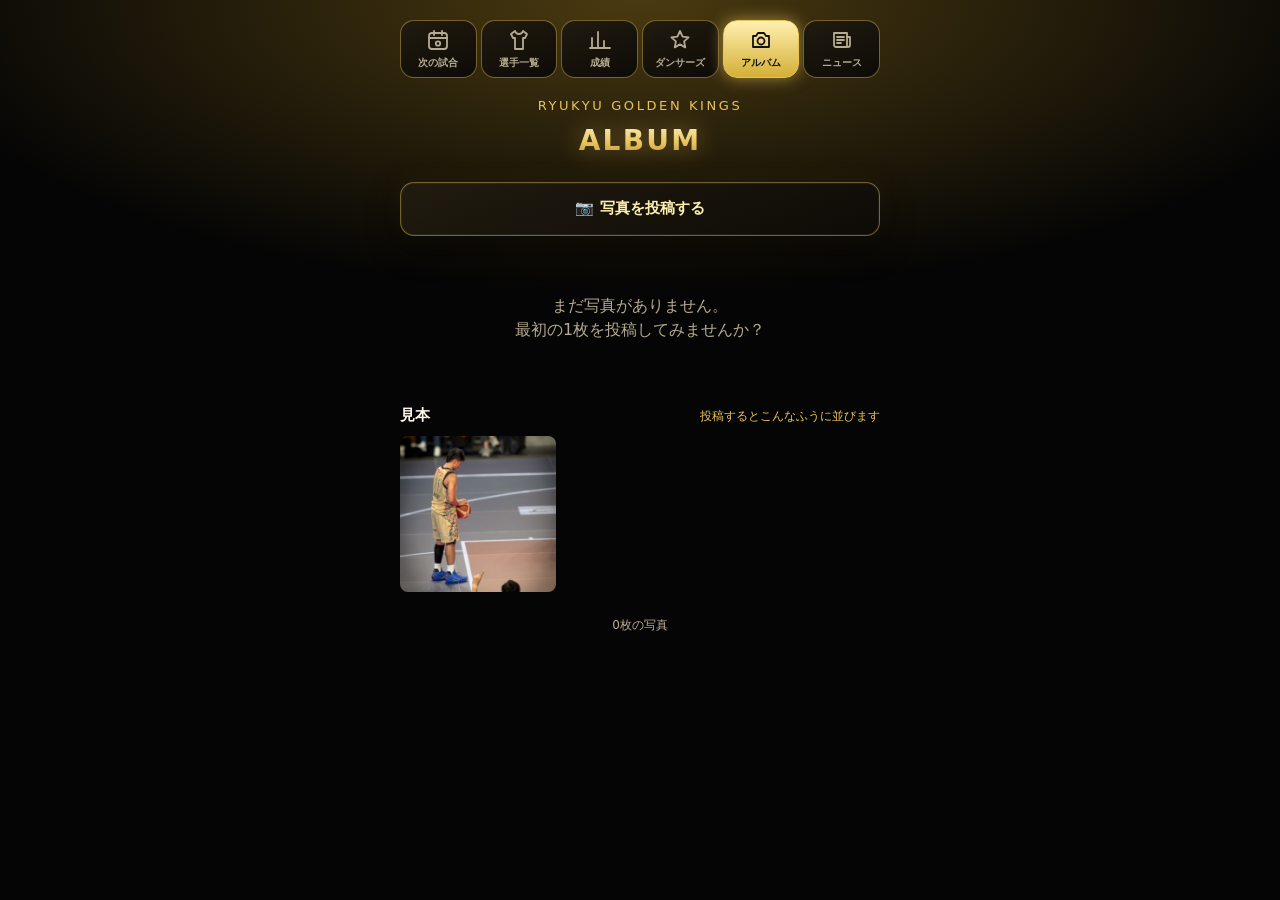
<file: album.html>
<!doctype html>
<html lang="ja">
<head>
  <meta charset="utf-8">
  <meta name="viewport" content="width=device-width, initial-scale=1, viewport-fit=cover">
  <meta name="theme-color" content="#0b0b0b">
  <meta name="apple-mobile-web-app-title" content="キングス">
  <link rel="apple-touch-icon" href="apple-touch-icon.png?v=2">
  <link rel="icon" type="image/png" href="favicon.png?v=2">
  <title>キングス アルバム</title>
  <style>
    :root {
      --bg: #0b0b0b;
      --card: #161411;
      --line: #3a3120;
      --gold: #d4af37;
      --gold-soft: #f1d77a;
      --text: #f5f1e6;
      --muted: #a39c8a;
    }
    * { box-sizing: border-box; }
    html, body { margin: 0; }
    body {
      min-height: 100vh;
      min-height: 100dvh;
      background: radial-gradient(120% 60% at 50% 0%, #2a2210 0%, var(--bg) 60%) fixed, var(--bg);
      color: var(--text);
      font-family: "Hiragino Sans", "Noto Sans JP", "Yu Gothic", system-ui, sans-serif;
      line-height: 1.5;
      padding: max(20px, env(safe-area-inset-top)) 16px max(24px, env(safe-area-inset-bottom));
    }
    main { max-width: 480px; margin: 0 auto; }

    /* 上のタブ: 横幅いっぱいの6つのボタン(アイコン+名前)。指で押しやすい高さにする */
    .tabs { display: grid; grid-template-columns: repeat(6, 1fr); gap: 4px; margin: 0 0 18px; }
    .tabs a {
      display: flex;
      flex-direction: column;
      align-items: center;
      justify-content: center;
      gap: 3px;
      min-height: 58px;
      padding: 6px 2px;
      border: 1px solid var(--line);
      border-radius: 14px;
      background: var(--card);
      font-size: 10px;
      font-weight: 700;
      color: var(--muted);
      text-decoration: none;
      white-space: nowrap;
      -webkit-tap-highlight-color: transparent;
    }
    .tabs a:active { transform: scale(.96); }
    .tabs svg { width: 24px; height: 24px; fill: none; stroke: currentColor; stroke-width: 1.8; stroke-linecap: round; stroke-linejoin: round; }
    .tabs a[aria-current="page"] { background: var(--gold); border-color: var(--gold); color: #111; }

    header { text-align: center; margin-bottom: 20px; }
    .team { margin: 0; font-size: 13px; letter-spacing: .2em; color: var(--gold); }
    h1 {
      margin: 4px 0 0;
      font-size: 28px;
      font-weight: 800;
      letter-spacing: .08em;
      background: linear-gradient(180deg, var(--gold-soft), var(--gold));
      -webkit-background-clip: text;
      background-clip: text;
      color: transparent;
    }

    .post {
      margin-bottom: 18px;
      border: 1px solid var(--line);
      border-radius: 14px;
      background: var(--card);
    }
    .post summary {
      list-style: none;
      min-height: 52px;
      display: flex; align-items: center; justify-content: center; gap: 8px;
      font-size: 15px; font-weight: 800; color: var(--gold-soft);
      cursor: pointer;
    }
    .post summary::-webkit-details-marker { display: none; }
    .post form { padding: 0 14px 14px; display: grid; gap: 10px; }
    .post label { font-size: 12px; color: var(--muted); display: grid; gap: 4px; }
    .post input[type=text], .post textarea {
      width: 100%; padding: 11px 12px; border-radius: 10px;
      border: 1px solid var(--line); background: #0f0e0b; color: var(--text);
      font: inherit; font-size: 15px;
    }
    .post textarea { min-height: 64px; resize: vertical; }
    .pick {
      min-height: 120px; border: 1px dashed var(--gold); border-radius: 12px;
      display: grid; place-items: center; text-align: center; color: var(--gold-soft);
      font-size: 14px; font-weight: 700; cursor: pointer; overflow: hidden; position: relative;
    }
    .pick img { width: 100%; max-height: 260px; object-fit: contain; display: block; }
    .pick input { position: absolute; inset: 0; opacity: 0; cursor: pointer; }
    .agree { display: flex !important; grid-template-columns: none !important; align-items: flex-start; gap: 8px !important; font-size: 12px; line-height: 1.6; }
    .agree input { margin-top: 3px; width: 18px; height: 18px; flex: none; }
    .send {
      min-height: 50px; border: 0; border-radius: 12px;
      background: var(--gold); color: #111; font: inherit; font-size: 15px; font-weight: 800; cursor: pointer;
    }
    .send:disabled { opacity: .5; cursor: default; }
    .post .status { margin: 0; font-size: 13px; text-align: center; color: var(--gold-soft); min-height: 1.2em; }
    .rules { margin: 0; font-size: 11px; color: var(--muted); line-height: 1.7; }

    .day { margin: 22px 0 10px; display: flex; align-items: baseline; justify-content: space-between; gap: 8px; }
    .day h2 { margin: 0; font-size: 15px; color: var(--text); }
    .day small { font-size: 12px; color: var(--gold); white-space: nowrap; }
    .grid { display: grid; grid-template-columns: repeat(3, minmax(0, 1fr)); gap: 6px; }
    .ph { padding: 0; border: 0; border-radius: 8px; overflow: hidden; background: #1a1712; aspect-ratio: 1; cursor: pointer; }
    .ph img { width: 100%; height: 100%; object-fit: cover; display: block; }

    .viewer {
      position: fixed; inset: 0; z-index: 10;
      display: none; flex-direction: column; align-items: center; justify-content: center; gap: 10px;
      padding: max(16px, env(safe-area-inset-top)) 16px max(16px, env(safe-area-inset-bottom));
      background: rgba(0, 0, 0, .9);
    }
    .viewer.open { display: flex; }
    .viewer img { max-width: 100%; max-height: 78vh; border-radius: 10px; }
    .viewer .cap { max-width: 480px; text-align: center; font-size: 14px; line-height: 1.6; }
    .viewer .cap b { color: var(--gold-soft); }
    .viewer .cap small { display: block; color: var(--muted); font-size: 12px; }
    .viewer .close {
      position: absolute; top: max(12px, env(safe-area-inset-top)); right: 12px;
      width: 44px; height: 44px; border-radius: 50%;
      border: 1px solid var(--line); background: var(--card); color: var(--gold-soft);
      font-size: 22px; line-height: 1; cursor: pointer;
    }

    .message { text-align: center; color: var(--muted); padding: 40px 0; }
    .note { margin-top: 24px; text-align: center; font-size: 12px; color: var(--muted); }
  </style>
  <link rel="stylesheet" href="theme.css">
</head>
<body>
  <main>
    <nav class="tabs">
      <a href="./"><svg viewBox="0 0 24 24"><rect x="3" y="5" width="18" height="16" rx="3"/><path d="M3 10h18M8 3v4M16 3v4"/><circle cx="12" cy="15.5" r="2.2"/></svg><span>次の試合</span></a>
      <a href="players.html"><svg viewBox="0 0 24 24"><path d="M8 3l-4 3 2 4h2v11h8V10h2l2-4-4-3c-.5 1.7-2 3-4 3s-3.5-1.3-4-3z"/></svg><span>選手一覧</span></a>
      <a href="stats.html"><svg viewBox="0 0 24 24"><path d="M4 20V10M10 20V4M16 20v-7M22 20H2"/></svg><span>成績</span></a>
      <a href="dancers.html"><svg viewBox="0 0 24 24"><path d="M12 3l2.6 5.6 6 .7-4.5 4.1 1.2 6L12 16.4 6.7 19.4l1.2-6L3.4 9.3l6-.7z"/></svg><span>ダンサーズ</span></a>
      <a href="album.html" aria-current="page"><svg viewBox="0 0 24 24"><path d="M4 8h3l2-3h6l2 3h3v11H4z"/><circle cx="12" cy="13" r="3.5"/></svg><span>アルバム</span></a>
      <a href="news.html"><svg viewBox="0 0 24 24"><path d="M4 5h13v14H6a2 2 0 0 1-2-2z"/><path d="M17 9h3v8a2 2 0 0 1-2 2"/><path d="M7 9h7M7 12h7M7 15h4"/></svg><span>ニュース</span></a>
    </nav>
    <header>
      <p class="team">RYUKYU GOLDEN KINGS</p>
      <h1>ALBUM</h1>
    </header>

    <details class="post">
      <summary>📷 写真を投稿する</summary>
      <form id="form">
        <div class="pick" id="pick"><span id="pickText">タップして写真を選ぶ</span><input type="file" id="file" accept="image/*"></div>
        <label>ニックネーム（なくてもOK）<input type="text" id="nick" maxlength="20" placeholder="例：キングス太郎"></label>
        <label>ひとこと（なくてもOK）<textarea id="comment" maxlength="100" placeholder="例：最後の逆転3ポイント、鳥肌でした！"></textarea></label>
        <label class="agree"><input type="checkbox" id="agree"><span>自分で撮った写真です。ほかの観客など、知らない人の顔がはっきり写っていません。</span></label>
        <button type="submit" class="send" id="send" disabled>投稿する</button>
        <p class="status" id="status"></p>
        <p class="rules">投稿された写真は、管理人が確認してからアルバムに載ります（数時間〜1日ほど）。写真の位置情報などは自動で消してから送ります。1日に投稿できるのは5枚までです。</p>
      </form>
    </details>

    <div id="app"><p class="message">読み込み中…</p></div>
    <p class="note" id="note"></p>
  </main>

  <div class="viewer" id="viewer" role="dialog" aria-modal="true">
    <button type="button" class="close" aria-label="閉じる">×</button>
    <img id="viewerImg" alt="">
    <div class="cap" id="viewerCap"></div>
  </div>

  <script>
    const NTFY = "https://ntfy.sh";
    const PHOTO_TOPIC = "kings-photo-a38853caea";
    try { document.getElementById("nick").value = localStorage.getItem("kings-nick") || ""; } catch {}
    const MAX_SIDE = 1600;          // 送る前に長い辺をここまで縮める
    const DAILY_LIMIT = 5;
    const TZ = "Asia/Tokyo";
    const app = document.getElementById("app");
    const fmtDay = new Intl.DateTimeFormat("ja-JP", { timeZone: "UTC", month: "long", day: "numeric", weekday: "short" });
    let photos = [], samples = [];
    let gamesByDate = {};

    function esc(s) {
      return String(s).replace(/[&<>"']/g, c => ({ "&": "&amp;", "<": "&lt;", ">": "&gt;", '"': "&quot;", "'": "&#39;" }[c]));
    }

    // ---------------------------------------------------------------- 投稿
    const form = document.getElementById("form");
    const fileInput = document.getElementById("file");
    const send = document.getElementById("send");
    const statusEl = document.getElementById("status");
    let resized = null;

    const cid = (() => {
      try {
        let v = localStorage.getItem("kings-cid");
        if (!v) { v = Math.random().toString(36).slice(2, 12); localStorage.setItem("kings-cid", v); }
        return v;
      } catch { return ""; }
    })();
    const todayKey = () => "kings-photos:" + new Intl.DateTimeFormat("en-CA", { timeZone: TZ }).format(new Date());
    const sentToday = () => { try { return Number(localStorage.getItem(todayKey())) || 0; } catch { return 0; } };

    function updateSend() {
      send.disabled = !resized || !document.getElementById("agree").checked;
    }

    // 写真を読み込み、向きを直して縮小した JPEG にする(この時点で位置情報などのメタデータは消える)
    async function resize(file) {
      const bmp = await createImageBitmap(file, { imageOrientation: "from-image" });
      const scale = Math.min(1, MAX_SIDE / Math.max(bmp.width, bmp.height));
      const canvas = document.createElement("canvas");
      canvas.width = Math.round(bmp.width * scale);
      canvas.height = Math.round(bmp.height * scale);
      canvas.getContext("2d").drawImage(bmp, 0, 0, canvas.width, canvas.height);
      return new Promise(res => canvas.toBlob(res, "image/jpeg", 0.85));
    }

    fileInput.addEventListener("change", async () => {
      const file = fileInput.files[0];
      resized = null;
      updateSend();
      if (!file) return;
      statusEl.textContent = "写真を準備しています…";
      try {
        resized = await resize(file);
        document.getElementById("pickText").innerHTML = `<img src="${URL.createObjectURL(resized)}" alt="">`;
        statusEl.textContent = "";
      } catch {
        statusEl.textContent = "この写真は読み込めませんでした。別の写真を選んでください。";
      }
      updateSend();
    });
    document.getElementById("agree").addEventListener("change", updateSend);

    form.addEventListener("submit", async e => {
      e.preventDefault();
      if (!resized) return;
      if (sentToday() >= DAILY_LIMIT) {
        statusEl.textContent = `今日はもう${DAILY_LIMIT}枚投稿しています。また明日お願いします。`;
        return;
      }
      send.disabled = true;
      statusEl.textContent = "送信しています…";
      const meta = {
        type: "kings-photo", v: 1, cid,
        nick: document.getElementById("nick").value.trim().slice(0, 20),
        comment: document.getElementById("comment").value.trim().slice(0, 100),
      };
      const url = `${NTFY}/${PHOTO_TOPIC}?filename=kings.jpg&message=${encodeURIComponent(JSON.stringify(meta))}`;
      try {
        const r = await fetch(url, { method: "PUT", body: resized });
        if (!r.ok) throw new Error(r.status);
        try { localStorage.setItem(todayKey(), String(sentToday() + 1)); } catch {}
        statusEl.textContent = "投稿しました！管理人が確認してからアルバムに載ります。";
        form.reset();
        resized = null;
        document.getElementById("pickText").textContent = "タップして写真を選ぶ";
      } catch {
        statusEl.textContent = "送信できませんでした。電波のよいところでもう一度お試しください。";
      }
      updateSend();
    });

    // ---------------------------------------------------------------- アルバム
    function render() {
      const grid = list => `<div class="grid">${list.map(p => `
            <button type="button" class="ph" data-id="${esc(p.id)}"><img src="${esc(p.thumb)}" alt="" loading="lazy"></button>`).join("")}</div>`;
      const days = [];
      for (const p of photos) {
        if (!days.length || days[days.length - 1].date !== p.date) days.push({ date: p.date, list: [] });
        days[days.length - 1].list.push(p);
      }
      const albumHtml = days.length ? days.map(d => {
        const g = gamesByDate[d.date];
        return `
          <div class="day"><h2>${esc(fmtDay.format(new Date(d.date + "T00:00:00Z")))}</h2>${g ? `<small>${esc(g)}</small>` : ""}</div>
          ${grid(d.list)}`;
      }).join("") : '<p class="message">まだ写真がありません。<br>最初の1枚を投稿してみませんか？</p>';
      // 見本の写真は、投稿があってもいつも一番下に出す
      const sampleHtml = samples.length ? `
          <div class="day"><h2>見本</h2><small>投稿するとこんなふうに並びます</small></div>
          ${grid(samples)}` : "";
      app.innerHTML = albumHtml + sampleHtml;
    }

    const viewer = document.getElementById("viewer");
    app.addEventListener("click", e => {
      const b = e.target.closest("button[data-id]");
      if (!b) return;
      const p = photos.concat(samples).find(x => x.id === b.dataset.id);
      if (!p) return;
      document.getElementById("viewerImg").src = p.src;
      document.getElementById("viewerCap").innerHTML =
        `${p.comment ? esc(p.comment) + "<br>" : ""}<b>${esc(p.nick || "名無しさん")}</b><small>${esc((p.time || "").replace("T", " ").slice(0, 16))}</small>`;
      viewer.classList.add("open");
    });
    viewer.addEventListener("click", e => {
      if (e.target.id === "viewerImg") return;
      viewer.classList.remove("open");
      document.getElementById("viewerImg").removeAttribute("src");
    });

    // 試合のあった日は、見出しの横に対戦相手(と結果)を出す
    Promise.all([
      fetch("games.json", { cache: "no-store" }).then(r => r.ok ? r.json() : {}).catch(() => ({})),
      fetch("schedule.json", { cache: "no-store" }).then(r => r.ok ? r.json() : {}).catch(() => ({})),
    ]).then(([gj, sj]) => {
      for (const g of (sj.games || [])) gamesByDate[g.datetime.slice(0, 10)] = `vs ${g.opponent}`;
      for (const g of (gj.games || [])) gamesByDate[g.datetime.slice(0, 10)] = `vs ${g.opponent} ${g.kings}-${g.opp} ${g.kings > g.opp ? "WIN" : "LOSE"}`;
      if (photos.length || samples.length) render();
    });

    fetch("album.json", { cache: "no-store" })
      .then(r => { if (!r.ok) throw new Error(r.status); return r.json(); })
      .then(data => {
        photos = Array.isArray(data.photos) ? data.photos : [];
        samples = Array.isArray(data.samples) ? data.samples : [];
        document.getElementById("note").textContent = `${photos.length}枚の写真`;
        render();
      })
      .catch(() => { app.innerHTML = '<p class="message">アルバムを読み込めませんでした。</p>'; });
  </script>
</body>
</html>
</file>
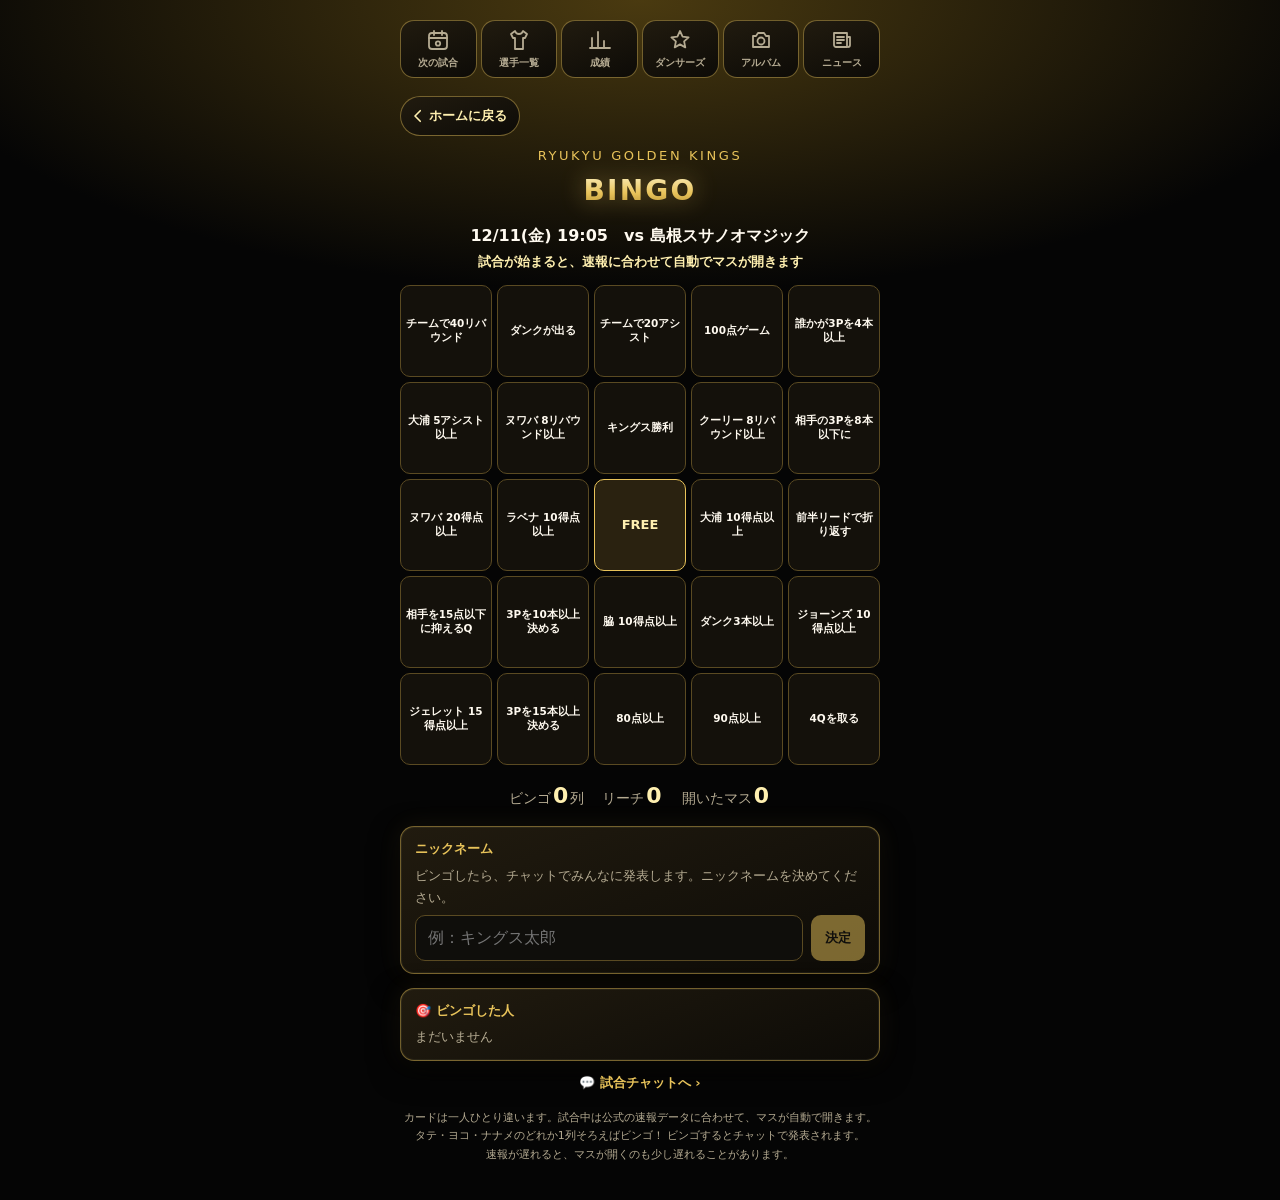
<file: bingo.html>
<!doctype html>
<html lang="ja">
<head>
  <meta charset="utf-8">
  <meta name="viewport" content="width=device-width, initial-scale=1, viewport-fit=cover">
  <meta name="theme-color" content="#0b0b0b">
  <meta name="apple-mobile-web-app-title" content="キングス">
  <link rel="apple-touch-icon" href="apple-touch-icon.png?v=2">
  <link rel="icon" type="image/png" href="favicon.png?v=2">
  <title>キングス 観戦ビンゴ</title>
  <style>
    :root {
      --bg: #0b0b0b;
      --card: #161411;
      --line: #3a3120;
      --gold: #d4af37;
      --gold-soft: #f1d77a;
      --text: #f5f1e6;
      --muted: #a39c8a;
    }
    * { box-sizing: border-box; }
    html, body { margin: 0; }
    body {
      min-height: 100vh;
      min-height: 100dvh;
      background: radial-gradient(120% 60% at 50% 0%, #2a2210 0%, var(--bg) 60%) fixed, var(--bg);
      color: var(--text);
      font-family: "Hiragino Sans", "Noto Sans JP", "Yu Gothic", system-ui, sans-serif;
      line-height: 1.5;
      padding: max(20px, env(safe-area-inset-top)) 16px max(24px, env(safe-area-inset-bottom));
    }
    main { max-width: 480px; margin: 0 auto; }

    /* 上のタブ: 横幅いっぱいの6つのボタン(アイコン+名前)。指で押しやすい高さにする */
    .tabs { display: grid; grid-template-columns: repeat(6, 1fr); gap: 4px; margin: 0 0 18px; }
    .tabs a {
      display: flex;
      flex-direction: column;
      align-items: center;
      justify-content: center;
      gap: 3px;
      min-height: 58px;
      padding: 6px 2px;
      border: 1px solid var(--line);
      border-radius: 14px;
      background: var(--card);
      font-size: 10px;
      font-weight: 700;
      color: var(--muted);
      text-decoration: none;
      white-space: nowrap;
      -webkit-tap-highlight-color: transparent;
    }
    .tabs a:active { transform: scale(.96); }
    .tabs svg { width: 24px; height: 24px; fill: none; stroke: currentColor; stroke-width: 1.8; stroke-linecap: round; stroke-linejoin: round; }
    .tabs a[aria-current="page"] { background: var(--gold); border-color: var(--gold); color: #111; }

    header { text-align: center; margin-bottom: 20px; }
    /* ホーム(次の試合のページ)に戻るボタン */
    .home {
      display: inline-flex; margin: 0 0 10px; align-items: center; gap: 2px;
      min-height: 40px; padding: 0 12px 0 8px; border: 1px solid var(--line); border-radius: 999px;
      background: var(--card); color: var(--gold-soft); font-size: 13px; font-weight: 800; text-decoration: none;
    }
    .home svg { width: 18px; height: 18px; fill: none; stroke: currentColor; stroke-width: 2.2; stroke-linecap: round; stroke-linejoin: round; }
    .home:active { transform: scale(.96); }
    .team { margin: 0; font-size: 13px; letter-spacing: .2em; color: var(--gold); }
    h1 {
      margin: 4px 0 0;
      font-size: 28px;
      font-weight: 800;
      letter-spacing: .08em;
      background: linear-gradient(180deg, var(--gold-soft), var(--gold));
      -webkit-background-clip: text;
      background-clip: text;
      color: transparent;
    }



    .info { text-align: center; margin: -8px 0 14px; }
    .info .match { margin: 0; font-size: 16px; font-weight: 800; }
    .info .state { margin: 4px 0 0; font-size: 13px; color: var(--gold-soft); font-weight: 700; }
    .board { display: grid; grid-template-columns: repeat(5, minmax(0, 1fr)); gap: 5px; }
    .cell {
      position: relative; aspect-ratio: 1; display: grid; place-items: center; padding: 4px;
      border: 1px solid var(--line); border-radius: 10px; background: var(--card);
      font-size: 10.5px; font-weight: 700; line-height: 1.3; text-align: center; color: var(--text);
      word-break: break-word; overflow: hidden;
    }
    .cell.on { background: linear-gradient(160deg, var(--gold-soft), var(--gold)); border-color: var(--gold); color: #111; }
    .cell.on::after { content: "✓"; position: absolute; top: 2px; right: 5px; font-size: 11px; color: #111; }
    .cell.free { background: #2a2210; color: var(--gold-soft); font-size: 13px; }
    .cell.free::after { content: none; }
    .cell.line { box-shadow: 0 0 0 2px #fff inset; }
    .cell.pop { animation: pop .9s ease; }
    @keyframes pop { 0% { transform: scale(1); } 40% { transform: scale(1.18); } 100% { transform: scale(1); } }
    .score { display: flex; justify-content: center; gap: 18px; margin: 14px 0 6px; font-size: 14px; color: var(--muted); }
    .score b { font-size: 22px; color: var(--gold-soft); margin: 0 2px; }
    .box { margin-top: 14px; border: 1px solid var(--line); border-radius: 14px; background: var(--card); padding: 12px 14px; font-size: 13px; }
    .box h2 { margin: 0 0 6px; font-size: 13px; color: var(--gold); }
    .box p { margin: 0; color: var(--muted); line-height: 1.7; }
    .box .who b { color: var(--gold-soft); }
    .row { display: flex; gap: 8px; margin-top: 6px; }
    .row input { flex: 1; min-width: 0; padding: 10px 12px; border-radius: 10px; border: 1px solid var(--line); background: #0f0e0b; color: var(--text); font: inherit; font-size: 16px; }
    .row button { flex: none; min-height: 44px; padding: 0 14px; border: 0; border-radius: 10px; background: var(--gold); color: #111; font: inherit; font-weight: 800; }
    .row button:disabled { opacity: .5; }
    .chatlink { display: block; margin-top: 12px; text-align: center; color: var(--gold); font-size: 13px; font-weight: 700; text-decoration: none; }
    .note { margin-top: 16px; text-align: center; font-size: 11px; color: var(--muted); line-height: 1.7; }
    .home {
      display: inline-flex; align-items: center; gap: 2px; margin: 0 0 10px;
      min-height: 40px; padding: 0 12px 0 8px; border: 1px solid var(--line); border-radius: 999px;
      background: var(--card); color: var(--gold-soft); font-size: 13px; font-weight: 800; text-decoration: none;
    }
    .home svg { width: 18px; height: 18px; fill: none; stroke: currentColor; stroke-width: 2.2; stroke-linecap: round; stroke-linejoin: round; }
  </style>
  <link rel="stylesheet" href="theme.css">
</head>
<body>
  <main>
    <nav class="tabs">
      <a href="./"><svg viewBox="0 0 24 24"><rect x="3" y="5" width="18" height="16" rx="3"/><path d="M3 10h18M8 3v4M16 3v4"/><circle cx="12" cy="15.5" r="2.2"/></svg><span>次の試合</span></a>
      <a href="players.html"><svg viewBox="0 0 24 24"><path d="M8 3l-4 3 2 4h2v11h8V10h2l2-4-4-3c-.5 1.7-2 3-4 3s-3.5-1.3-4-3z"/></svg><span>選手一覧</span></a>
      <a href="stats.html"><svg viewBox="0 0 24 24"><path d="M4 20V10M10 20V4M16 20v-7M22 20H2"/></svg><span>成績</span></a>
      <a href="dancers.html"><svg viewBox="0 0 24 24"><path d="M12 3l2.6 5.6 6 .7-4.5 4.1 1.2 6L12 16.4 6.7 19.4l1.2-6L3.4 9.3l6-.7z"/></svg><span>ダンサーズ</span></a>
      <a href="album.html"><svg viewBox="0 0 24 24"><path d="M4 8h3l2-3h6l2 3h3v11H4z"/><circle cx="12" cy="13" r="3.5"/></svg><span>アルバム</span></a>
      <a href="news.html"><svg viewBox="0 0 24 24"><path d="M4 5h13v14H6a2 2 0 0 1-2-2z"/><path d="M17 9h3v8a2 2 0 0 1-2 2"/><path d="M7 9h7M7 12h7M7 15h4"/></svg><span>ニュース</span></a>
    </nav>
    <a class="home" href="./"><svg viewBox="0 0 24 24"><path d="M15 5l-7 7 7 7"/></svg>ホームに戻る</a>
    <header>
      <p class="team">RYUKYU GOLDEN KINGS</p>
      <h1>BINGO</h1>
    </header>

    <div class="info"><p class="match" id="match">読み込み中…</p><p class="state" id="state"></p></div>
    <div class="board" id="board"></div>
    <div class="score"><span>ビンゴ<b id="lines">0</b>列</span><span>リーチ<b id="reach">0</b></span><span>開いたマス<b id="opened">0</b></span></div>

    <div class="box" id="nickBox" hidden>
      <h2>ニックネーム</h2>
      <p>ビンゴしたら、チャットでみんなに発表します。ニックネームを決めてください。</p>
      <form class="row" id="nickForm"><input type="text" id="nickInput" maxlength="20" placeholder="例：キングス太郎"><button type="submit" id="nickSave" disabled>決定</button></form>
    </div>

    <div class="box">
      <h2>🎯 ビンゴした人</h2>
      <p class="who" id="winners">まだいません</p>
    </div>
    <a class="chatlink" id="chatLink" href="chat.html">💬 試合チャットへ ›</a>

    <p class="note">カードは一人ひとり違います。試合中は公式の速報データに合わせて、マスが自動で開きます。<br>タテ・ヨコ・ナナメのどれか1列そろえばビンゴ！ ビンゴするとチャットで発表されます。<br>速報が遅れると、マスが開くのも少し遅れることがあります。</p>
  </main>
  <script src="fireworks.js"></script>
  <script>
    const NTFY = "https://ntfy.sh";
    const LIVE_TOPIC = "kings-live-a38853caea";
    const CHAT_PREFIX = "kings-chat-a38853caea-";
    const GAME_LENGTH_MS = 2.5 * 60 * 60 * 1000;
    const FINAL_SHOW_MS = 3 * 60 * 60 * 1000;
    const ANNOUNCE_LATE_MS = 30 * 60 * 1000;   // 試合終了からこの時間を過ぎたら、ビンゴしても発表しない
    const TZ = "Asia/Tokyo";
    const $ = id => document.getElementById(id);
    const esc = s => String(s ?? "").replace(/[&<>"']/g, c => ({ "&": "&amp;", "<": "&lt;", ">": "&gt;", '"': "&quot;", "'": "&#39;" }[c]));
    const store = {
      get(k) { try { return localStorage.getItem(k); } catch { return null; } },
      set(k, v) { try { localStorage.setItem(k, v); } catch {} },
    };
    const cid = (() => { let v = store.get("kings-cid"); if (!v) { v = Math.random().toString(36).slice(2, 12); store.set("kings-cid", v); } return v; })();
    const keyOf = url => (String(url || "").match(/ScheduleKey=(\d+)/) || [])[1] || "";
    const norm = s => String(s || "").replace(/[\s・･=＝.]/g, "");
    const fmtDate = new Intl.DateTimeFormat("ja-JP", { timeZone: TZ, month: "numeric", day: "numeric", weekday: "short", hour: "2-digit", minute: "2-digit" });

    // ---------------------------------------------------------------- マスの条件
    // どれも「一度そろったら元に戻らない」条件にしてある(勝利などは試合終了の時だけ判定する)
    const qs = d => (Array.isArray(d.quarters) ? d.quarters : []).filter(q => Array.isArray(q) && q.length === 3);
    const final = d => d.period === "FINAL";
    // i 番目(0始まり)のクォーターが終わっているか
    const qDone = (d, i) => final(d) || qs(d).length > i + 1 || (i === 1 && d.period === "HALF");
    const qWin = i => d => qDone(d, i) && qs(d)[i] && qs(d)[i][1] > qs(d)[i][2];
    const box = d => (d.box && Array.isArray(d.box.kings) ? d.box.kings : []);
    const st = d => (d.stats && typeof d.stats === "object" ? d.stats : {});
    const sum = (d, k) => box(d).reduce((a, r) => a + (Number(r[k]) || 0), 0);
    const TEAM = [
      ["q1", "1Qを取る", qWin(0)], ["q2", "2Qを取る", qWin(1)], ["q3", "3Qを取る", qWin(2)], ["q4", "4Qを取る", qWin(3)],
      ["half", "前半リードで折り返す", d => qDone(d, 1) && qs(d).length >= 2 && qs(d)[0][1] + qs(d)[1][1] > qs(d)[0][2] + qs(d)[1][2]],
      ["q30", "1つのQで30点以上", d => qs(d).some(q => q[1] >= 30)],
      ["oppq15", "相手を15点以下に抑えるQ", d => qs(d).some((q, i) => qDone(d, i) && q[2] <= 15)],
      ["p80", "80点以上", d => d.kings >= 80], ["p90", "90点以上", d => d.kings >= 90], ["p100", "100点ゲーム", d => d.kings >= 100],
      ["hold", "相手を70点台以下に", d => final(d) && d.opp < 80],
      ["win", "キングス勝利", d => final(d) && d.kings > d.opp],
      ["lead10", "10点差以上リード", (d, st) => st.maxLead >= 10], ["lead20", "20点差以上リード", (d, st) => st.maxLead >= 20],
      ["ot", "延長戦に突入", d => qs(d).length > 4 || /^OT/.test(d.period || "")],
      ["dd", "誰かがダブルダブル", d => box(d).some(r => [r.pts, r.reb, r.ast].filter(v => v >= 10).length >= 2)],
      ["ten4", "2桁得点が4人以上", d => box(d).filter(r => r.pts >= 10).length >= 4],
      ["reb40", "チームで40リバウンド", d => sum(d, "reb") >= 40], ["ast20", "チームで20アシスト", d => sum(d, "ast") >= 20],
      ["sc8", "8人以上が得点", d => box(d).filter(r => r.pts > 0).length >= 8],
      // 速報の stats(試合全体の3P・ダンク・ブロック・スティール・ラン・リードの入れ替わり)を使うマス
      ["k3_10", "3Pを10本以上決める", d => st(d).k3 >= 10], ["k3_15", "3Pを15本以上決める", d => st(d).k3 >= 15],
      ["dunk1", "ダンクが出る", d => st(d).dunk >= 1], ["dunk3", "ダンク3本以上", d => st(d).dunk >= 3],
      ["blk5", "ブロック5本以上", d => st(d).blk >= 5], ["stl10", "スティール10本以上", d => st(d).stl >= 10],
      ["run10", "10-0のランを作る", d => st(d).run >= 10],
      ["lc5", "リードが5回以上入れ替わる", d => st(d).lc >= 5],
      ["tpm4", "誰かが3Pを4本以上", d => box(d).some(r => r.tpm >= 4)],
      ["o3_8", "相手の3Pを8本以下に", d => final(d) && Number.isFinite(st(d).o3) && st(d).o3 <= 8],
    ];
    const shortName = n => { n = String(n || "").trim(); return n.includes(" ") ? n.split(/\s+/)[0] : n.includes("・") ? n.split("・").pop() : n; };
    const player = (d, full) => box(d).find(r => norm(r.name) === norm(full)) || box(d).find(r => norm(r.name).includes(norm(shortName(full))));
    function playerConds(players) {
      const avg = (p, k) => {
        const s = p.season && p.season.games ? p.season : p.career && p.career.games ? p.career : null;
        return s ? (s[k] || 0) / s.games : 0;
      };
      const by = k => players.slice().sort((a, b) => avg(b, k) - avg(a, k));
      const out = [];
      const add = (p, k, n, unit) => out.push([`${p.id}-${k}${n}`, `${shortName(p.name)} ${n}${unit}以上`, d => { const r = player(d, p.name); return !!r && r[k] >= n; }]);
      by("pts").slice(0, 8).forEach(p => add(p, "pts", 10, "得点"));
      by("pts").slice(0, 3).forEach(p => add(p, "pts", 15, "得点"));
      by("pts").slice(0, 1).forEach(p => add(p, "pts", 20, "得点"));
      by("reb").slice(0, 3).forEach(p => add(p, "reb", 8, "リバウンド"));
      by("ast").slice(0, 2).forEach(p => add(p, "ast", 5, "アシスト"));
      return out;
    }

    // ---------------------------------------------------------------- カード
    // 試合ごと・人ごとに違うカード。一度作ったらブラウザに覚え、途中で変わらないようにする
    function rng(seedStr) {
      let h = 1779033703 ^ seedStr.length;
      for (let i = 0; i < seedStr.length; i++) { h = Math.imul(h ^ seedStr.charCodeAt(i), 3432918353); h = (h << 13) | (h >>> 19); }
      return () => { h = Math.imul(h ^ (h >>> 16), 2246822507); h = Math.imul(h ^ (h >>> 13), 3266489909); return ((h ^= h >>> 16) >>> 0) / 4294967296; };
    }
    let game = null, card = null, conds = new Map(), state = null, live = null;
    const stKey = () => "kings-bingo:" + game.key;
    function save() { store.set(stKey(), JSON.stringify(state)); }
    function setupCard(players) {
      const pool = [...TEAM, ...playerConds(players)];
      pool.forEach(c => conds.set(c[0], c));
      try { state = JSON.parse(store.get(stKey()) || "null"); } catch { state = null; }
      if (!state || !Array.isArray(state.card) || state.card.length !== 25) {
        const r = rng(cid + ":" + game.key);
        const ids = pool.map(c => c[0]);
        for (let i = ids.length - 1; i > 0; i--) { const j = Math.floor(r() * (i + 1)); [ids[i], ids[j]] = [ids[j], ids[i]]; }
        const pick = ids.slice(0, 24);
        pick.splice(12, 0, "free");
        state = { card: pick, labels: {}, on: ["free"], maxLead: 0, announced: 0 };
        pick.forEach(id => { if (conds.has(id)) state.labels[id] = conds.get(id)[1]; });
        save();
      }
      card = state.card;
    }

    const LINES = [];
    for (let i = 0; i < 5; i++) { LINES.push([0, 1, 2, 3, 4].map(j => i * 5 + j)); LINES.push([0, 1, 2, 3, 4].map(j => j * 5 + i)); }
    LINES.push([0, 6, 12, 18, 24], [4, 8, 12, 16, 20]);
    function countLines() {
      const on = new Set(state.on);
      const full = LINES.filter(l => l.every(i => on.has(card[i])));
      const reach = LINES.filter(l => l.filter(i => on.has(card[i])).length === 4).length;
      return { full, reach };
    }
    function draw(newly = []) {
      const on = new Set(state.on);
      const { full, reach } = countLines();
      const lineCells = new Set(full.flat());
      $("board").innerHTML = card.map((id, i) => id === "free"
        ? '<div class="cell free on">FREE</div>'
        : `<div class="cell${on.has(id) ? " on" : ""}${lineCells.has(i) ? " line" : ""}${newly.includes(id) ? " pop" : ""}">${esc(state.labels[id] || "")}</div>`).join("");
      $("lines").textContent = full.length;
      $("reach").textContent = reach;
      $("opened").textContent = on.size - 1;
    }

    // ---------------------------------------------------------------- 速報に合わせてマスを開く
    function evaluate() {
      if (!live) return;
      const d = live;
      // いちばん大きかったリード(開いている間に見た点差と、終わったクォーター時点の点差)
      let k = 0, o = 0;
      const leads = [d.kings - d.opp];
      for (const q of qs(d)) { k += q[1]; o += q[2]; leads.push(k - o); }
      for (const p of (Array.isArray(d.plays) ? d.plays : [])) if (Number.isFinite(p.kings) && Number.isFinite(p.opp)) leads.push(p.kings - p.opp);
      if (Number.isFinite(st(d).lead)) leads.push(st(d).lead);   // 全プレーから数えた最大リード
      state.maxLead = Math.max(state.maxLead || 0, ...leads.filter(Number.isFinite));
      const before = countLines().full.length;
      const newly = [];
      for (const id of card) {
        if (id === "free" || state.on.includes(id) || !conds.has(id)) continue;
        try { if (conds.get(id)[2](d, state)) { state.on.push(id); newly.push(id); } } catch {}
      }
      save();
      draw(newly);
      const after = countLines().full.length;
      if (after > before && before === 0) KingsFireworks.launch({ icon: "🎯", title: "BINGO!", sub: "おめでとう！チャットで発表しました", duration: 5000 });
      announce();
    }
    function nick() { return (store.get("kings-nick") || "").trim().slice(0, 20); }
    function announce() {
      const n = countLines().full.length;
      if (n <= (state.announced || 0)) return;
      if (final(live) && Date.now() - new Date(live.updated).getTime() > ANNOUNCE_LATE_MS) return;
      if (!nick()) { $("nickBox").hidden = false; return; }
      state.announced = n;
      save();
      const text = n === 1 ? "🎯 ビンゴしました！" : `🎯 ${n}列ビンゴ！`;
      fetch(`${NTFY}/${CHAT_PREFIX}${game.key}`, { method: "POST", body: JSON.stringify({ type: "kings-chat", v: 1, game: game.key, cid, nick: nick(), text, bingo: n }) }).catch(() => {});
    }
    $("nickInput").addEventListener("input", () => { $("nickSave").disabled = !$("nickInput").value.trim(); });
    $("nickForm").addEventListener("submit", e => {
      e.preventDefault();
      const v = $("nickInput").value.replace(/[\u0000-\u001f\u007f]/g, " ").trim().slice(0, 20);
      if (!v) return;
      store.set("kings-nick", v);
      $("nickBox").hidden = true;
      announce();
    });

    const PERIOD = { Q1: "1Q", Q2: "2Q", Q3: "3Q", Q4: "4Q", HALF: "ハーフタイム", FINAL: "試合終了" };
    function showState() {
      if (!live) { $("state").textContent = "試合が始まると、速報に合わせて自動でマスが開きます"; return; }
      const p = PERIOD[live.period] || (String(live.period || "").replace(/^OT/, "延長") || "試合中");
      $("state").textContent = `${p}  琉球 ${live.kings} - ${live.opp}`;
    }
    function acceptLive(m) {
      if (!m || m.event !== "message" || !m.message) return;
      let d;
      try { d = JSON.parse(m.message); } catch { return; }
      if (!d || d.type !== "kings-live" || String(d.key) !== game.key || !Number.isFinite(d.kings) || !Number.isFinite(d.opp)) return;
      if (live && new Date(live.updated) > new Date(d.updated)) return;
      // スコア・クォーターは、公式の試合データ(直近のプレー)のほうを優先する(トップページと同じ)
      const lp = Array.isArray(d.plays) && d.plays[0];
      if (lp && lp.period && d.period !== "FINAL" && !(d.period === "HALF" && lp.period === "Q2")) d.period = lp.period;
      if (lp && Number.isFinite(lp.kings) && Number.isFinite(lp.opp)) { d.kings = lp.kings; d.opp = lp.opp; }
      live = d;
      showState();
      evaluate();
    }

    // ビンゴした人(チャットの発表から)
    const winners = new Map();
    function acceptChat(m) {
      if (!m || m.event !== "message") return;
      let d;
      try { d = JSON.parse(m.message); } catch { return; }
      if (!d || d.type !== "kings-chat" || d.game !== game.key || !d.bingo || !d.nick) return;
      const k = d.cid || d.nick;
      winners.set(k, { nick: String(d.nick).slice(0, 20), n: Math.max(Number(d.bingo) || 1, (winners.get(k) || {}).n || 0) });
      $("winners").innerHTML = `${[...winners.values()].map(w => `<b>${esc(w.nick)}</b>${w.n > 1 ? `(${w.n}列)` : ""}`).join("、")}　…${winners.size}人`;
    }
    function listen(topic, since, fn) {
      if ("EventSource" in window) { const s = new EventSource(`${NTFY}/${topic}/sse`); s.onmessage = e => { try { fn(JSON.parse(e.data)); } catch {} }; }
      return fetch(`${NTFY}/${topic}/json?poll=1&since=${since}`, { cache: "no-store" })
        .then(r => r.ok ? r.text() : "")
        .then(t => t.split("\n").forEach(line => { if (line.trim()) { try { fn(JSON.parse(line)); } catch {} } }))
        .catch(() => {});
    }

    // ---------------------------------------------------------------- 試合を決める
    // ?game=キー があればその試合。なければ、速報中(終了後3時間まで)の試合か、次の試合
    function latestLive() {
      return fetch(`${NTFY}/${LIVE_TOPIC}/json?poll=1&since=6h`, { cache: "no-store" })
        .then(r => r.ok ? r.text() : "")
        .then(t => {
          let last = null;
          for (const line of t.split("\n")) { try { const d = JSON.parse(JSON.parse(line).message); if (d.type === "kings-live" && d.key && (!last || d.updated > last.updated)) last = d; } catch {} }
          return last;
        }).catch(() => null);
    }
    Promise.all([
      fetch("schedule.json", { cache: "no-store" }).then(r => r.ok ? r.json() : {}).catch(() => ({})),
      fetch("players.json", { cache: "no-store" }).then(r => r.ok ? r.json() : {}).catch(() => ({})),
      latestLive(),
    ]).then(([sj, pj, lv]) => {
      const now = Date.now();
      const want = (new URLSearchParams(location.search).get("game") || "").replace(/\D/g, "");
      const sched = (sj.games || []).map(g => ({ key: keyOf(g.url), datetime: g.datetime, opponent: g.opponent }));
      const liveOk = lv && (lv.period === "FINAL" ? now - new Date(lv.updated) < FINAL_SHOW_MS : true);
      const liveGame = lv && { key: String(lv.key), datetime: lv.datetime, opponent: lv.opponent };
      const next = sched.filter(g => g.key && new Date(g.datetime).getTime() + GAME_LENGTH_MS > now).sort((a, b) => new Date(a.datetime) - new Date(b.datetime))[0];
      game = (want && (sched.find(g => g.key === want) || (liveGame && liveGame.key === want && liveGame)))
        || (want ? { key: want, datetime: null, opponent: "" } : null)
        || (liveOk ? liveGame : null) || next;
      if (!game) { $("match").textContent = "次の試合が見つかりませんでした"; return; }
      history.replaceState(null, "", "?game=" + encodeURIComponent(game.key));
      $("match").textContent = game.datetime ? `${fmtDate.format(new Date(game.datetime))}　vs ${game.opponent}` : "試合のビンゴ";
      $("chatLink").href = "chat.html?game=" + encodeURIComponent(game.key);
      setupCard(pj.players || []);
      draw();
      showState();
      if (!nick()) $("nickBox").hidden = false;
      if (lv && String(lv.key) === game.key) acceptLive({ event: "message", message: JSON.stringify(lv) });
      listen(LIVE_TOPIC, "6h", acceptLive);
      listen(CHAT_PREFIX + game.key, "12h", acceptChat);
    });
  </script>
</body>
</html>
</file>
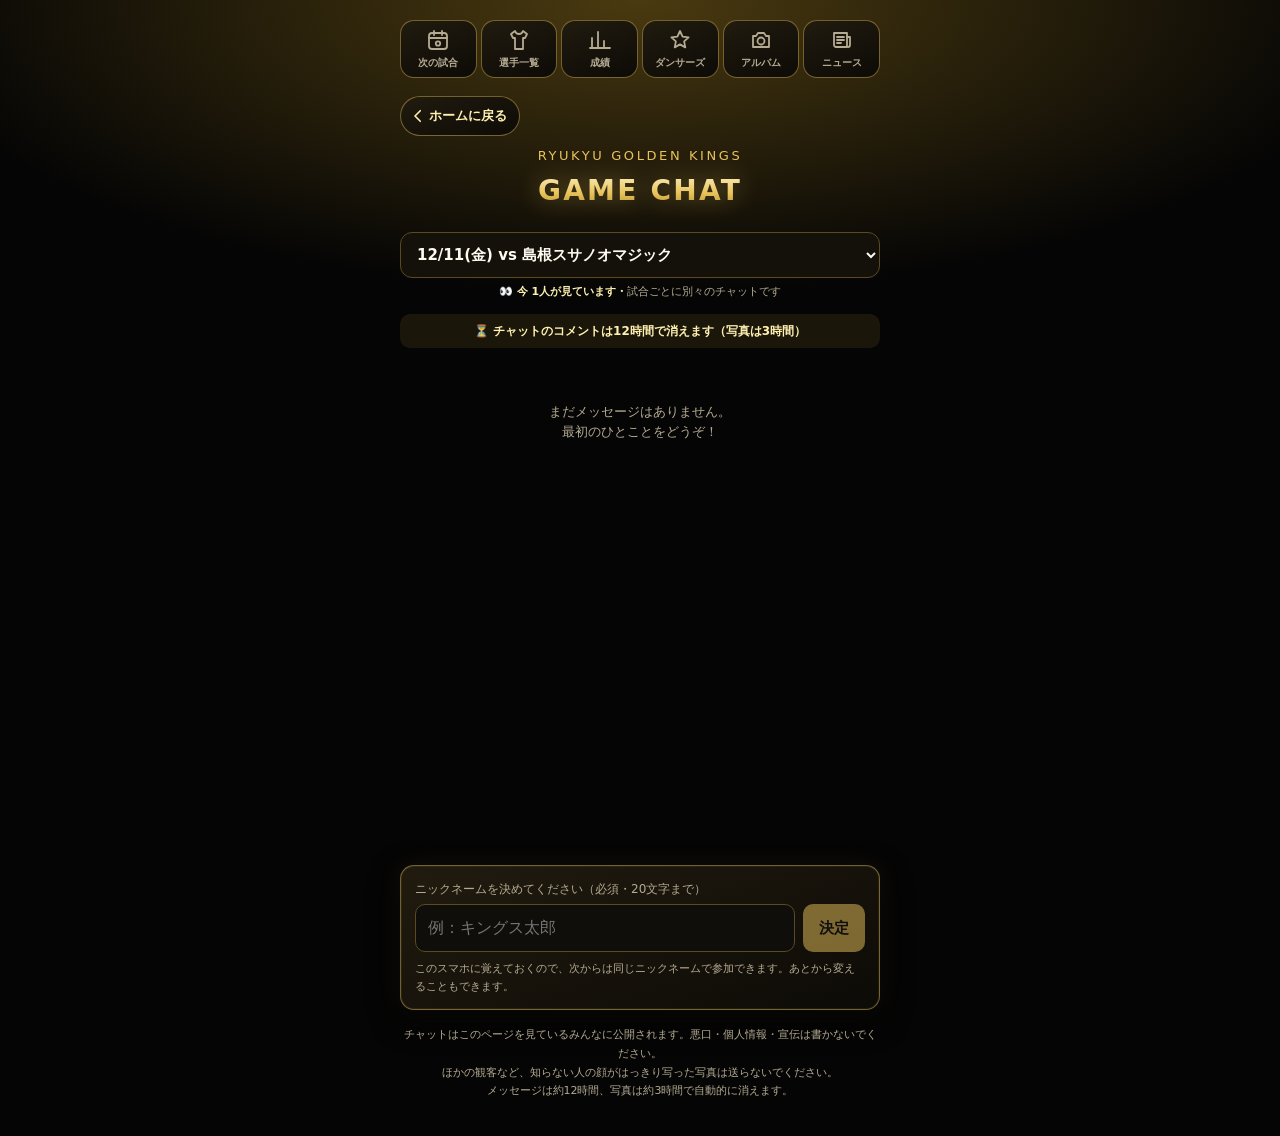
<file: chat.html>
<!doctype html>
<html lang="ja">
<head>
  <meta charset="utf-8">
  <meta name="viewport" content="width=device-width, initial-scale=1, viewport-fit=cover">
  <meta name="theme-color" content="#0b0b0b">
  <meta name="apple-mobile-web-app-title" content="キングス">
  <link rel="apple-touch-icon" href="apple-touch-icon.png?v=2">
  <link rel="icon" type="image/png" href="favicon.png?v=2">
  <title>キングス 試合チャット</title>
  <style>
    :root {
      --bg: #0b0b0b;
      --card: #161411;
      --line: #3a3120;
      --gold: #d4af37;
      --gold-soft: #f1d77a;
      --text: #f5f1e6;
      --muted: #a39c8a;
    }
    * { box-sizing: border-box; }
    html, body { margin: 0; }
    body {
      min-height: 100vh;
      min-height: 100dvh;
      background: radial-gradient(120% 60% at 50% 0%, #2a2210 0%, var(--bg) 60%) fixed, var(--bg);
      color: var(--text);
      font-family: "Hiragino Sans", "Noto Sans JP", "Yu Gothic", system-ui, sans-serif;
      line-height: 1.5;
      padding: max(20px, env(safe-area-inset-top)) 16px max(24px, env(safe-area-inset-bottom));
    }
    main { max-width: 480px; margin: 0 auto; }

    /* 上のタブ: 横幅いっぱいの6つのボタン(アイコン+名前)。指で押しやすい高さにする */
    .tabs { display: grid; grid-template-columns: repeat(6, 1fr); gap: 4px; margin: 0 0 18px; }
    .tabs a {
      display: flex;
      flex-direction: column;
      align-items: center;
      justify-content: center;
      gap: 3px;
      min-height: 58px;
      padding: 6px 2px;
      border: 1px solid var(--line);
      border-radius: 14px;
      background: var(--card);
      font-size: 10px;
      font-weight: 700;
      color: var(--muted);
      text-decoration: none;
      white-space: nowrap;
      -webkit-tap-highlight-color: transparent;
    }
    .tabs a:active { transform: scale(.96); }
    .tabs svg { width: 24px; height: 24px; fill: none; stroke: currentColor; stroke-width: 1.8; stroke-linecap: round; stroke-linejoin: round; }
    .tabs a[aria-current="page"] { background: var(--gold); border-color: var(--gold); color: #111; }

    header { text-align: center; margin-bottom: 20px; }
    /* ホーム(次の試合のページ)に戻るボタン */
    .home {
      display: inline-flex; margin: 0 0 10px; align-items: center; gap: 2px;
      min-height: 40px; padding: 0 12px 0 8px; border: 1px solid var(--line); border-radius: 999px;
      background: var(--card); color: var(--gold-soft); font-size: 13px; font-weight: 800; text-decoration: none;
    }
    .home svg { width: 18px; height: 18px; fill: none; stroke: currentColor; stroke-width: 2.2; stroke-linecap: round; stroke-linejoin: round; }
    .home:active { transform: scale(.96); }
    .team { margin: 0; font-size: 13px; letter-spacing: .2em; color: var(--gold); }
    h1 {
      margin: 4px 0 0;
      font-size: 28px;
      font-weight: 800;
      letter-spacing: .08em;
      background: linear-gradient(180deg, var(--gold-soft), var(--gold));
      -webkit-background-clip: text;
      background-clip: text;
      color: transparent;
    }


    .game { display: grid; gap: 6px; margin-bottom: 14px; }
    .game select {
      width: 100%; min-height: 46px; padding: 10px 12px; border-radius: 12px;
      border: 1px solid var(--line); background: var(--card); color: var(--text); font: inherit; font-size: 15px; font-weight: 700;
    }
    .game small { font-size: 11px; color: var(--muted); text-align: center; }
    .game .now { color: var(--gold-soft); font-weight: 700; }
    .expire {
      margin: 0 0 10px; padding: 8px 12px; border-radius: 10px; background: rgba(212, 175, 55, .1);
      color: var(--gold-soft); font-size: 12px; font-weight: 700; text-align: center;
    }

    .box { border: 1px solid var(--line); border-radius: 14px; background: var(--card); padding: 14px; }
    .box label { font-size: 12px; color: var(--muted); display: grid; gap: 6px; }
    .row { display: flex; gap: 8px; }
    .box input[type=text] {
      flex: 1; min-width: 0; padding: 11px 12px; border-radius: 10px;
      border: 1px solid var(--line); background: #0f0e0b; color: var(--text); font: inherit; font-size: 16px;
    }
    .btn {
      flex: none; min-height: 46px; padding: 0 16px; border: 0; border-radius: 10px;
      background: var(--gold); color: #111; font: inherit; font-size: 15px; font-weight: 800; cursor: pointer;
    }
    .btn:disabled { opacity: .5; cursor: default; }
    .me { display: flex; align-items: center; justify-content: space-between; gap: 8px; font-size: 13px; color: var(--muted); margin-bottom: 10px; }
    .me b { color: var(--gold-soft); }
    .link { border: 0; background: none; color: var(--gold); font: inherit; font-size: 13px; cursor: pointer; padding: 6px 0; }
    .hint { margin: 8px 0 0; font-size: 11px; color: var(--muted); line-height: 1.6; }
    .status { margin: 6px 0 0; font-size: 12px; color: var(--gold-soft); min-height: 1.2em; }

    .log {
      list-style: none; margin: 0 0 12px; padding: 4px 2px;
      height: 55vh; height: 55dvh; overflow-y: auto; display: flex; flex-direction: column; gap: 10px;
      overscroll-behavior: contain;
    }
    .log li { max-width: 85%; align-self: flex-start; }
    .log li.mine { align-self: flex-end; text-align: right; }
    .log .who { font-size: 11px; color: var(--muted); margin: 0 4px 2px; }
    .log .who b { color: var(--gold-soft); font-weight: 700; }
    .log .bubble {
      display: inline-block; text-align: left; padding: 8px 12px; border-radius: 16px 16px 16px 4px;
      background: #24201a; font-size: 15px; line-height: 1.5; word-break: break-word; white-space: pre-wrap;
    }
    .log li.mine .bubble { background: var(--gold); color: #111; border-radius: 16px 16px 4px 16px; }
    /* 返信 */
    .log .rbtn { border: 0; background: none; color: var(--muted); font: inherit; font-size: 11px; padding: 4px 6px; cursor: pointer; }
    .log .quote {
      display: block; max-width: 100%; margin: 0 0 3px; padding: 4px 10px; border: 0; border-left: 3px solid var(--gold);
      border-radius: 6px; background: rgba(255, 255, 255, .05); color: var(--muted); font: inherit; font-size: 12px;
      text-align: left; white-space: nowrap; overflow: hidden; text-overflow: ellipsis; cursor: pointer;
    }
    .log li.mine .quote { margin-left: auto; }
    .log .quote b { color: var(--gold-soft); font-weight: 700; }
    .log li.tome .bubble { box-shadow: 0 0 0 2px var(--gold-soft); }
    .log li.flash .bubble { animation: flash 1.2s ease; }
    @keyframes flash { 0%, 40% { box-shadow: 0 0 0 3px #fff; } 100% { box-shadow: none; } }
    .replying {
      display: flex; align-items: center; gap: 8px; margin: 0 0 8px; padding: 6px 10px;
      border-left: 3px solid var(--gold); border-radius: 6px; background: rgba(255, 255, 255, .05);
      font-size: 12px; color: var(--muted);
    }
    .replying[hidden] { display: none; }
    .replying span { flex: 1; min-width: 0; white-space: nowrap; overflow: hidden; text-overflow: ellipsis; }
    .replying b { color: var(--gold-soft); }
    .replying button { flex: none; border: 0; background: none; color: var(--gold); font: inherit; font-size: 18px; line-height: 1; padding: 4px 6px; cursor: pointer; }
    /* 写真 */
    .log .pic { display: block; padding: 0; border: 0; border-radius: 14px; overflow: hidden; background: #1a1712; cursor: pointer; margin: 0 0 3px; }
    .log li.mine .pic { margin-left: auto; }
    .log .pic img { display: block; max-width: min(220px, 60vw); max-height: 260px; object-fit: cover; }
    .log .gone { display: inline-block; padding: 8px 12px; border-radius: 14px; border: 1px dashed var(--line); color: var(--muted); font-size: 12px; margin: 0 0 3px; }
    .attach { position: relative; flex: none; width: 46px; min-height: 46px; border-radius: 10px; border: 1px solid var(--line); background: #0f0e0b; display: grid; place-items: center; cursor: pointer; }
    .attach svg { width: 22px; height: 22px; fill: none; stroke: var(--gold-soft); stroke-width: 1.8; stroke-linecap: round; stroke-linejoin: round; }
    .attach input { position: absolute; inset: 0; opacity: 0; cursor: pointer; width: 100%; }
    .preview { display: flex; align-items: center; gap: 10px; margin: 0 0 8px; font-size: 12px; color: var(--muted); }
    .preview[hidden] { display: none; }
    .preview img { width: 56px; height: 56px; object-fit: cover; border-radius: 8px; }
    .preview button { border: 0; background: none; color: var(--gold); font: inherit; font-size: 18px; padding: 4px 6px; cursor: pointer; margin-left: auto; }
    .viewer { position: fixed; inset: 0; z-index: 10; display: none; align-items: center; justify-content: center; padding: 16px; background: rgba(0, 0, 0, .92); }
    .viewer.open { display: flex; }
    .viewer img { max-width: 100%; max-height: 90vh; border-radius: 10px; }
    .log li.sys { align-self: center; max-width: 95%; text-align: center; }
    .log li.sys .bubble { background: transparent; color: var(--gold-soft); border: 1px dashed var(--gold); font-weight: 800; border-radius: 999px; }
    .log li.sys .rbtn { display: none; }
    .log .empty { align-self: center; max-width: none; color: var(--muted); font-size: 13px; padding: 40px 0; text-align: center; }
    .note { margin-top: 16px; text-align: center; font-size: 11px; color: var(--muted); line-height: 1.7; }
  </style>
  <link rel="stylesheet" href="theme.css">
</head>
<body>
  <main>
    <nav class="tabs">
      <a href="./"><svg viewBox="0 0 24 24"><rect x="3" y="5" width="18" height="16" rx="3"/><path d="M3 10h18M8 3v4M16 3v4"/><circle cx="12" cy="15.5" r="2.2"/></svg><span>次の試合</span></a>
      <a href="players.html"><svg viewBox="0 0 24 24"><path d="M8 3l-4 3 2 4h2v11h8V10h2l2-4-4-3c-.5 1.7-2 3-4 3s-3.5-1.3-4-3z"/></svg><span>選手一覧</span></a>
      <a href="stats.html"><svg viewBox="0 0 24 24"><path d="M4 20V10M10 20V4M16 20v-7M22 20H2"/></svg><span>成績</span></a>
      <a href="dancers.html"><svg viewBox="0 0 24 24"><path d="M12 3l2.6 5.6 6 .7-4.5 4.1 1.2 6L12 16.4 6.7 19.4l1.2-6L3.4 9.3l6-.7z"/></svg><span>ダンサーズ</span></a>
      <a href="album.html"><svg viewBox="0 0 24 24"><path d="M4 8h3l2-3h6l2 3h3v11H4z"/><circle cx="12" cy="13" r="3.5"/></svg><span>アルバム</span></a>
      <a href="news.html"><svg viewBox="0 0 24 24"><path d="M4 5h13v14H6a2 2 0 0 1-2-2z"/><path d="M17 9h3v8a2 2 0 0 1-2 2"/><path d="M7 9h7M7 12h7M7 15h4"/></svg><span>ニュース</span></a>
    </nav>
    <a class="home" href="./"><svg viewBox="0 0 24 24"><path d="M15 5l-7 7 7 7"/></svg>ホームに戻る</a>
    <header>
      <p class="team">RYUKYU GOLDEN KINGS</p>
      <h1>GAME CHAT</h1>
    </header>

    <div class="game">
      <select id="gameSel" aria-label="試合を選ぶ"></select>
      <small><span class="now" id="nowCount"></span>試合ごとに別々のチャットです</small>
    </div>

    <p class="expire">⏳ チャットのコメントは12時間で消えます（写真は3時間）</p>
    <ol class="log" id="log"><li class="empty">読み込み中…</li></ol>

    <!-- ニックネームの登録(初回だけ) -->
    <form class="box" id="nickForm" hidden>
      <label>ニックネームを決めてください（必須・20文字まで）
        <div class="row">
          <input type="text" id="nickInput" maxlength="20" placeholder="例：キングス太郎" autocomplete="nickname">
          <button type="submit" class="btn" id="nickSave" disabled>決定</button>
        </div>
      </label>
      <p class="hint">このスマホに覚えておくので、次からは同じニックネームで参加できます。あとから変えることもできます。</p>
    </form>

    <!-- 発言 -->
    <div class="box" id="chatBox" hidden>
      <div class="me"><span><b id="myNick"></b> として参加中</span><button type="button" class="link" id="nickChange">変更</button></div>
      <div class="replying" id="replying" hidden><span id="replyingText"></span><button type="button" id="replyCancel" aria-label="返信をやめる">×</button></div>
      <div class="preview" id="preview" hidden><img id="previewImg" alt=""><span>この写真を送ります（3時間で消えます）</span><button type="button" id="previewCancel" aria-label="写真をやめる">×</button></div>
      <form class="row" id="sayForm">
        <label class="attach" aria-label="写真を選ぶ"><svg viewBox="0 0 24 24"><path d="M4 8h3l2-3h6l2 3h3v11H4z"/><circle cx="12" cy="13" r="3.5"/></svg><input type="file" id="photoInput" accept="image/*"></label>
        <input type="text" id="sayInput" maxlength="200" placeholder="メッセージを入力" enterkeyhint="send" autocomplete="off">
        <button type="submit" class="btn" id="sayBtn" disabled>送信</button>
      </form>
      <p class="status" id="status"></p>
    </div>

    <p class="note">チャットはこのページを見ているみんなに公開されます。悪口・個人情報・宣伝は書かないでください。<br>ほかの観客など、知らない人の顔がはっきり写った写真は送らないでください。<br>メッセージは約12時間、写真は約3時間で自動的に消えます。</p>
  </main>
  <div class="viewer" id="viewer" role="dialog" aria-modal="true"><img id="viewerImg" alt=""></div>

  <script>
    const NTFY = "https://ntfy.sh";
    const CHAT_PREFIX = "kings-chat-a38853caea-";   // + 試合のキー(ScheduleKey)で、試合ごとのトピックにする
    const NICK_KEY = "kings-nick";                   // ニックネーム(アルバムの投稿でも使う)
    const NICK_MAX = 20, TEXT_MAX = 200;
    const QUOTE_MAX = 40;                            // 返信先として引用する文字数
    const PHOTO_SIDE = 1280;                         // 送る前に写真の長い辺をここまで縮める
    // 「今見ている人」: 開いている間、数分おきに「見てるよ」の合図を別のトピックに送り、最近の合図の数を数える
    const HERE_PREFIX = "kings-chatnow-a38853caea-";
    const HERE_EVERY_MS = 150 * 1000;                // 合図を送る間隔(ntfy の送信回数の上限を使い切らないよう控えめに)
    const HERE_WINDOW_MS = 6 * 60 * 1000;            // この時間内に合図があった人を「見ている」と数える
    const COOLDOWN_MS = 3000;                        // 連投の間隔(いたずら対策)
    const GAME_LENGTH_MS = 2.5 * 60 * 60 * 1000;
    const TZ = "Asia/Tokyo";

    const $ = id => document.getElementById(id);
    function esc(s) {
      return String(s ?? "").replace(/[&<>"']/g, c => ({ "&": "&amp;", "<": "&lt;", ">": "&gt;", '"': "&quot;", "'": "&#39;" }[c]));
    }
    const clean = (s, n) => String(s ?? "").replace(/[\u0000-\u001f\u007f]/g, " ").trim().slice(0, n);
    const store = {
      get(k) { try { return localStorage.getItem(k); } catch { return null; } },
      set(k, v) { try { localStorage.setItem(k, v); } catch {} },
    };
    const cid = (() => {
      let v = store.get("kings-cid");
      if (!v) { v = Math.random().toString(36).slice(2, 12); store.set("kings-cid", v); }
      return v;
    })();
    const fmtGame = new Intl.DateTimeFormat("ja-JP", { timeZone: TZ, month: "numeric", day: "numeric", weekday: "short" });
    const fmtClock = new Intl.DateTimeFormat("ja-JP", { timeZone: TZ, hour: "2-digit", minute: "2-digit" });
    const keyOf = url => (String(url || "").match(/ScheduleKey=(\d+)/) || [])[1] || "";

    // ---------------------------------------------------------------- ニックネーム
    let nick = clean(store.get(NICK_KEY), NICK_MAX);
    function showNick() {
      $("nickForm").hidden = !!nick;
      $("chatBox").hidden = !nick;
      $("myNick").textContent = nick;
    }
    $("nickInput").addEventListener("input", () => { $("nickSave").disabled = !clean($("nickInput").value, NICK_MAX); });
    $("nickForm").addEventListener("submit", e => {
      e.preventDefault();
      const v = clean($("nickInput").value, NICK_MAX);
      if (!v) return;
      nick = v;
      store.set(NICK_KEY, nick);
      showNick();
      $("sayInput").focus();
    });
    $("nickChange").addEventListener("click", () => {
      $("nickInput").value = nick;
      $("nickSave").disabled = !nick;
      nick = "";
      showNick();
      $("nickInput").focus();
    });
    showNick();

    // ---------------------------------------------------------------- 試合の選択
    let game = null, source = null;
    const seen = new Set();
    // どこまで読んだか(トップページの「新着 ○件」に使う)。画面に出ている間に届いたものを既読にする
    let newest = 0;
    const markRead = () => {
      if (game && newest && !document.hidden && newest > (Number(store.get("kings-chatread:" + game.key)) || 0)) store.set("kings-chatread:" + game.key, String(newest));
    };
    document.addEventListener("visibilitychange", markRead);
    // 終わったばかりの試合は、予定(schedule.json)から外れたあと結果(games.json)に入るまで少し間があくので、
    // 速報(kings-live)の最後の内容からも試合を拾う
    const LIVE_TOPIC = "kings-live-a38853caea";
    function fetchLiveGame() {
      return fetch(`${NTFY}/${LIVE_TOPIC}/json?poll=1&since=12h`, { cache: "no-store" })
        .then(r => r.ok ? r.text() : "")
        .then(t => {
          let last = null;
          for (const line of t.split("\n")) {
            try {
              const d = JSON.parse(JSON.parse(line).message);
              if (d && d.type === "kings-live" && d.key && d.datetime && (!last || d.updated > last.updated)) last = d;
            } catch {}
          }
          return last && { key: String(last.key), datetime: last.datetime, opponent: last.opponent || "", kings: last.kings, opp: last.opp, done: last.period === "FINAL" };
        })
        .catch(() => null);
    }
    function chooseGames(schedule, results, liveGame) {
      const map = new Map();
      for (const g of results) if (g.key) map.set(g.key, { ...g, done: true });
      for (const g of schedule) { const k = keyOf(g.url); if (k && !map.has(k)) map.set(k, { ...g, key: k }); }
      if (liveGame && !map.has(liveGame.key)) map.set(liveGame.key, liveGame);
      const list = [...map.values()].filter(g => !isNaN(new Date(g.datetime))).sort((a, b) => new Date(a.datetime) - new Date(b.datetime));
      const now = Date.now();
      // 進行中か次の試合を基準に、前後の試合を選べるようにする
      let i = list.findIndex(g => new Date(g.datetime).getTime() + GAME_LENGTH_MS > now);
      if (i < 0) i = list.length - 1;
      return { list: list.slice(Math.max(0, i - 5), i + 4), current: list[i] };
    }
    function label(g) {
      if (!g.datetime) return "リンクの試合のチャット";
      const res = g.done && Number.isFinite(g.kings) ? `  ${g.kings}-${g.opp} ${g.kings > g.opp ? "WIN" : "LOSE"}` : "";
      return `${fmtGame.format(new Date(g.datetime))} vs ${g.opponent}${res}`;
    }

    // ---------------------------------------------------------------- チャット
    function addMessage(m, scroll) {
      if (!m || m.event !== "message" || !m.id || seen.has(m.id)) return;
      let d;
      try { d = JSON.parse(m.message); } catch { return; }
      if (!d || d.type !== "kings-chat" || d.game !== game.key) return;
      const who = clean(d.nick, NICK_MAX), text = clean(d.text, TEXT_MAX);
      const att = m.attachment && /^https:\/\/ntfy\.sh\/file\//.test(m.attachment.url || "") ? m.attachment : null;
      if (!who || !(text || att)) return;
      const rp = d.reply && typeof d.reply === "object"
        ? { id: clean(d.reply.id, 20), nick: clean(d.reply.nick, NICK_MAX), text: clean(d.reply.text, QUOTE_MAX), cid: clean(d.reply.cid, 20) } : null;
      seen.add(m.id);
      newest = Math.max(newest, m.time || 0);
      markRead();
      const log = $("log");
      log.querySelector(".empty")?.remove();
      const nearBottom = log.scrollHeight - log.scrollTop - log.clientHeight < 80;
      const li = document.createElement("li");
      li.className = [d.bingo && "sys", d.cid === cid && !d.bingo && "mine", rp && rp.cid === cid && d.cid !== cid && "tome"].filter(Boolean).join(" ");
      li.dataset.t = m.time || 0;
      li.id = "m-" + m.id;
      li.dataset.id = m.id;
      li.dataset.nick = who;
      li.dataset.cid = clean(d.cid, 20);
      li.dataset.text = text || "📷 写真";
      const expired = att && att.expires && att.expires * 1000 < Date.now();
      const picHtml = !att ? "" : expired ? '<div class="gone">📷 写真は期限切れで消えました</div>'
        : `<button type="button" class="pic" data-full="${esc(att.url)}"><img src="${esc(att.url)}" alt="写真" loading="lazy"></button>`;
      li.innerHTML = `<div class="who"><b>${esc(who)}</b> ${m.time ? fmtClock.format(new Date(m.time * 1000)) : ""}${rp && rp.cid === cid && d.cid !== cid ? " ・あなたへの返信" : ""}</div>
        ${rp && rp.nick ? `<button type="button" class="quote" data-to="${esc(rp.id)}">↩︎ <b>${esc(rp.nick)}</b> ${esc(rp.text)}</button>` : ""}
        ${picHtml}${text ? `<div class="bubble">${esc(text)}</div>` : ""}<button type="button" class="rbtn" data-reply="${esc(m.id)}">返信</button>`;
      // 時刻順に差し込む
      const after = [...log.children].reverse().find(x => Number(x.dataset.t) <= (m.time || 0));
      after ? after.after(li) : log.prepend(li);
      if (scroll || nearBottom || d.cid === cid) log.scrollTop = log.scrollHeight;
    }
    // ---------------------------------------------------------------- 今見ている人
    const here = { source: null, seen: new Map(), lastSent: 0, timer: null };
    function countHere() {
      const now = Date.now();
      for (const [k, t] of here.seen) if (now - t > HERE_WINDOW_MS) here.seen.delete(k);
      const n = Math.max(1, here.seen.size + (here.seen.has(cid) ? 0 : 1));   // 自分は必ず数える
      $("nowCount").textContent = `👀 今 ${n}人が見ています・`;
    }
    function acceptHere(m) {
      if (!m || m.event !== "message") return;
      let d;
      try { d = JSON.parse(m.message); } catch { return; }
      if (!d || d.type !== "kings-here" || !game || d.game !== game.key || !d.cid) return;
      const t = (m.time || 0) * 1000;
      if (t > (here.seen.get(d.cid) || 0)) here.seen.set(d.cid, t);
      countHere();
    }
    function sendHere(force) {
      if (!game || document.hidden) return;
      if (!force && Date.now() - here.lastSent < HERE_EVERY_MS) return;
      here.lastSent = Date.now();
      fetch(`${NTFY}/${HERE_PREFIX}${game.key}`, { method: "POST", body: JSON.stringify({ type: "kings-here", v: 1, game: game.key, cid }) }).catch(() => {});
    }
    function openHere(g) {
      if (here.source) here.source.close();
      here.seen = new Map();
      countHere();
      const topic = HERE_PREFIX + g.key;
      here.source = "EventSource" in window ? new EventSource(`${NTFY}/${topic}/sse`) : null;
      if (here.source) here.source.onmessage = e => { try { acceptHere(JSON.parse(e.data)); } catch {} };
      fetch(`${NTFY}/${topic}/json?poll=1&since=${Math.ceil(HERE_WINDOW_MS / 60000)}m`, { cache: "no-store" })
        .then(r => r.ok ? r.text() : "")
        .then(t => t.split("\n").forEach(line => { if (line.trim()) { try { acceptHere(JSON.parse(line)); } catch {} } }))
        .catch(() => {});
      sendHere(true);
      clearInterval(here.timer);
      here.timer = setInterval(() => { sendHere(false); countHere(); }, 30 * 1000);
    }
    // 画面に戻ってきたら、しばらく送っていなければすぐ合図する
    document.addEventListener("visibilitychange", () => {
      if (!document.hidden && Date.now() - here.lastSent > 60 * 1000) sendHere(true);
    });

    function openGame(g) {
      game = g;
      seen.clear();
      newest = 0;
      setReply(null);
      setPhoto(null);
      $("log").innerHTML = '<li class="empty">読み込み中…</li>';
      if (source) source.close();
      const topic = CHAT_PREFIX + g.key;
      history.replaceState(null, "", "?game=" + encodeURIComponent(g.key));
      openHere(g);
      source = "EventSource" in window ? new EventSource(`${NTFY}/${topic}/sse`) : null;
      if (source) source.onmessage = e => { try { addMessage(JSON.parse(e.data)); } catch {} };
      fetch(`${NTFY}/${topic}/json?poll=1&since=all`, { cache: "no-store" })
        .then(r => r.ok ? r.text() : "")
        .then(t => {
          if (game !== g) return;
          t.split("\n").forEach(line => { if (line.trim()) { try { addMessage(JSON.parse(line)); } catch {} } });
          $("log").scrollTop = $("log").scrollHeight;
        })
        .catch(() => {})
        .finally(() => {
          if (game === g && !$("log").querySelector("li:not(.empty)")) {
            $("log").innerHTML = '<li class="empty">まだメッセージはありません。<br>最初のひとことをどうぞ！</li>';
          }
        });
      updateSay();
    }

    // ---------------------------------------------------------------- 返信
    let replyTo = null;   // {id, nick, text, cid}
    function setReply(r) {
      replyTo = r;
      $("replying").hidden = !r;
      if (r) $("replyingText").innerHTML = `↩︎ <b>${esc(r.nick)}</b> に返信：${esc(r.text)}`;
    }
    $("replyCancel").addEventListener("click", () => setReply(null));
    $("log").addEventListener("click", e => {
      const rb = e.target.closest("[data-reply]");
      if (rb) {
        const li = rb.closest("li");
        if (!nick) { $("nickInput").focus(); return; }
        setReply({ id: li.dataset.id, nick: li.dataset.nick, text: li.dataset.text.slice(0, QUOTE_MAX), cid: li.dataset.cid });
        $("sayInput").focus();
        return;
      }
      const pic = e.target.closest("[data-full]");
      if (pic) {
        $("viewerImg").src = pic.dataset.full;
        $("viewer").classList.add("open");
        return;
      }
      const q = e.target.closest("[data-to]");
      if (q) {
        const target = document.getElementById("m-" + q.dataset.to);
        if (!target) return;   // 元のメッセージが消えている
        target.scrollIntoView({ behavior: "smooth", block: "center" });
        target.classList.remove("flash"); void target.offsetWidth; target.classList.add("flash");
      }
    });

    $("viewer").addEventListener("click", () => { $("viewer").classList.remove("open"); $("viewerImg").removeAttribute("src"); });
    // 写真が読み込まれて高さが変わっても、いちばん下を見ていたら下に合わせる
    $("log").addEventListener("load", e => {
      const log = $("log");
      if (e.target.tagName === "IMG" && log.scrollHeight - log.scrollTop - log.clientHeight < 400) log.scrollTop = log.scrollHeight;
    }, true);

    // ---------------------------------------------------------------- 写真
    let photo = null;   // 縮小済みの JPEG(Blob)
    function setPhoto(blob) {
      photo = blob;
      $("preview").hidden = !blob;
      if (blob) $("previewImg").src = URL.createObjectURL(blob);
      updateSay();
    }
    // 向きを直して縮小した JPEG にする(この時点で位置情報などのメタデータは消える)
    async function shrink(file) {
      const bmp = await createImageBitmap(file, { imageOrientation: "from-image" });
      const scale = Math.min(1, PHOTO_SIDE / Math.max(bmp.width, bmp.height));
      const canvas = document.createElement("canvas");
      canvas.width = Math.round(bmp.width * scale);
      canvas.height = Math.round(bmp.height * scale);
      canvas.getContext("2d").drawImage(bmp, 0, 0, canvas.width, canvas.height);
      return new Promise(res => canvas.toBlob(res, "image/jpeg", 0.82));
    }
    $("photoInput").addEventListener("change", async () => {
      const file = $("photoInput").files[0];
      $("photoInput").value = "";
      if (!file) return;
      $("status").textContent = "写真を準備しています…";
      try { setPhoto(await shrink(file)); $("status").textContent = ""; }
      catch { $("status").textContent = "この写真は読み込めませんでした"; }
    });
    $("previewCancel").addEventListener("click", () => setPhoto(null));

    let lastSent = 0, sending = false;
    function updateSay() { $("sayBtn").disabled = sending || !game || !(clean($("sayInput").value, TEXT_MAX) || photo); }
    $("sayInput").addEventListener("input", updateSay);
    $("sayForm").addEventListener("submit", async e => {
      e.preventDefault();
      const text = clean($("sayInput").value, TEXT_MAX);
      if (!(text || photo) || !nick || !game || sending) return;
      const wait = lastSent + COOLDOWN_MS - Date.now();
      if (wait > 0) { $("status").textContent = `あと${Math.ceil(wait / 1000)}秒待ってから送ってください`; return; }
      sending = true; updateSay();
      try {
        const msg = JSON.stringify({ type: "kings-chat", v: 1, game: game.key, cid, nick, text, ...(replyTo ? { reply: replyTo } : {}) });
        const topicUrl = `${NTFY}/${CHAT_PREFIX}${game.key}`;
        // 写真は添付ファイルとして送り、メッセージ本文は URL の message に入れる
        const r = photo
          ? await fetch(`${topicUrl}?filename=chat.jpg&message=${encodeURIComponent(msg)}`, { method: "PUT", body: photo })
          : await fetch(topicUrl, { method: "POST", body: msg });
        if (!r.ok) throw new Error(r.status);
        if (photo) setPhoto(null);
        lastSent = Date.now();
        $("sayInput").value = "";
        setReply(null);
        $("status").textContent = "";
      } catch {
        $("status").textContent = "送れませんでした。電波のよいところでもう一度お試しください";
      } finally {
        sending = false; updateSay();
      }
    });

    Promise.all([
      fetch("schedule.json", { cache: "no-store" }).then(r => r.ok ? r.json() : {}).catch(() => ({})),
      fetch("games.json", { cache: "no-store" }).then(r => r.ok ? r.json() : {}).catch(() => ({})),
      fetchLiveGame(),
    ]).then(([sj, gj, lg]) => {
      const { list, current } = chooseGames(sj.games || [], gj.games || [], lg);
      // リンクで指定された試合が一覧に見つからなくても、別の試合にすり替えずにその試合のチャットを開く
      const want = (new URLSearchParams(location.search).get("game") || "").replace(/\D/g, "");
      if (want && !list.some(g => g.key === want)) list.push({ key: want, datetime: null, opponent: "" });
      if (!list.length) { $("log").innerHTML = '<li class="empty">試合の予定を読み込めませんでした</li>'; return; }
      const start = list.find(g => g.key === want) || current || list[list.length - 1];
      $("gameSel").innerHTML = list.map(g => `<option value="${esc(g.key)}"${g === start ? " selected" : ""}>${esc(label(g))}</option>`).join("");
      $("gameSel").addEventListener("change", () => openGame(list.find(g => g.key === $("gameSel").value)));
      openGame(start);
    });
  </script>
</body>
</html>
</file>
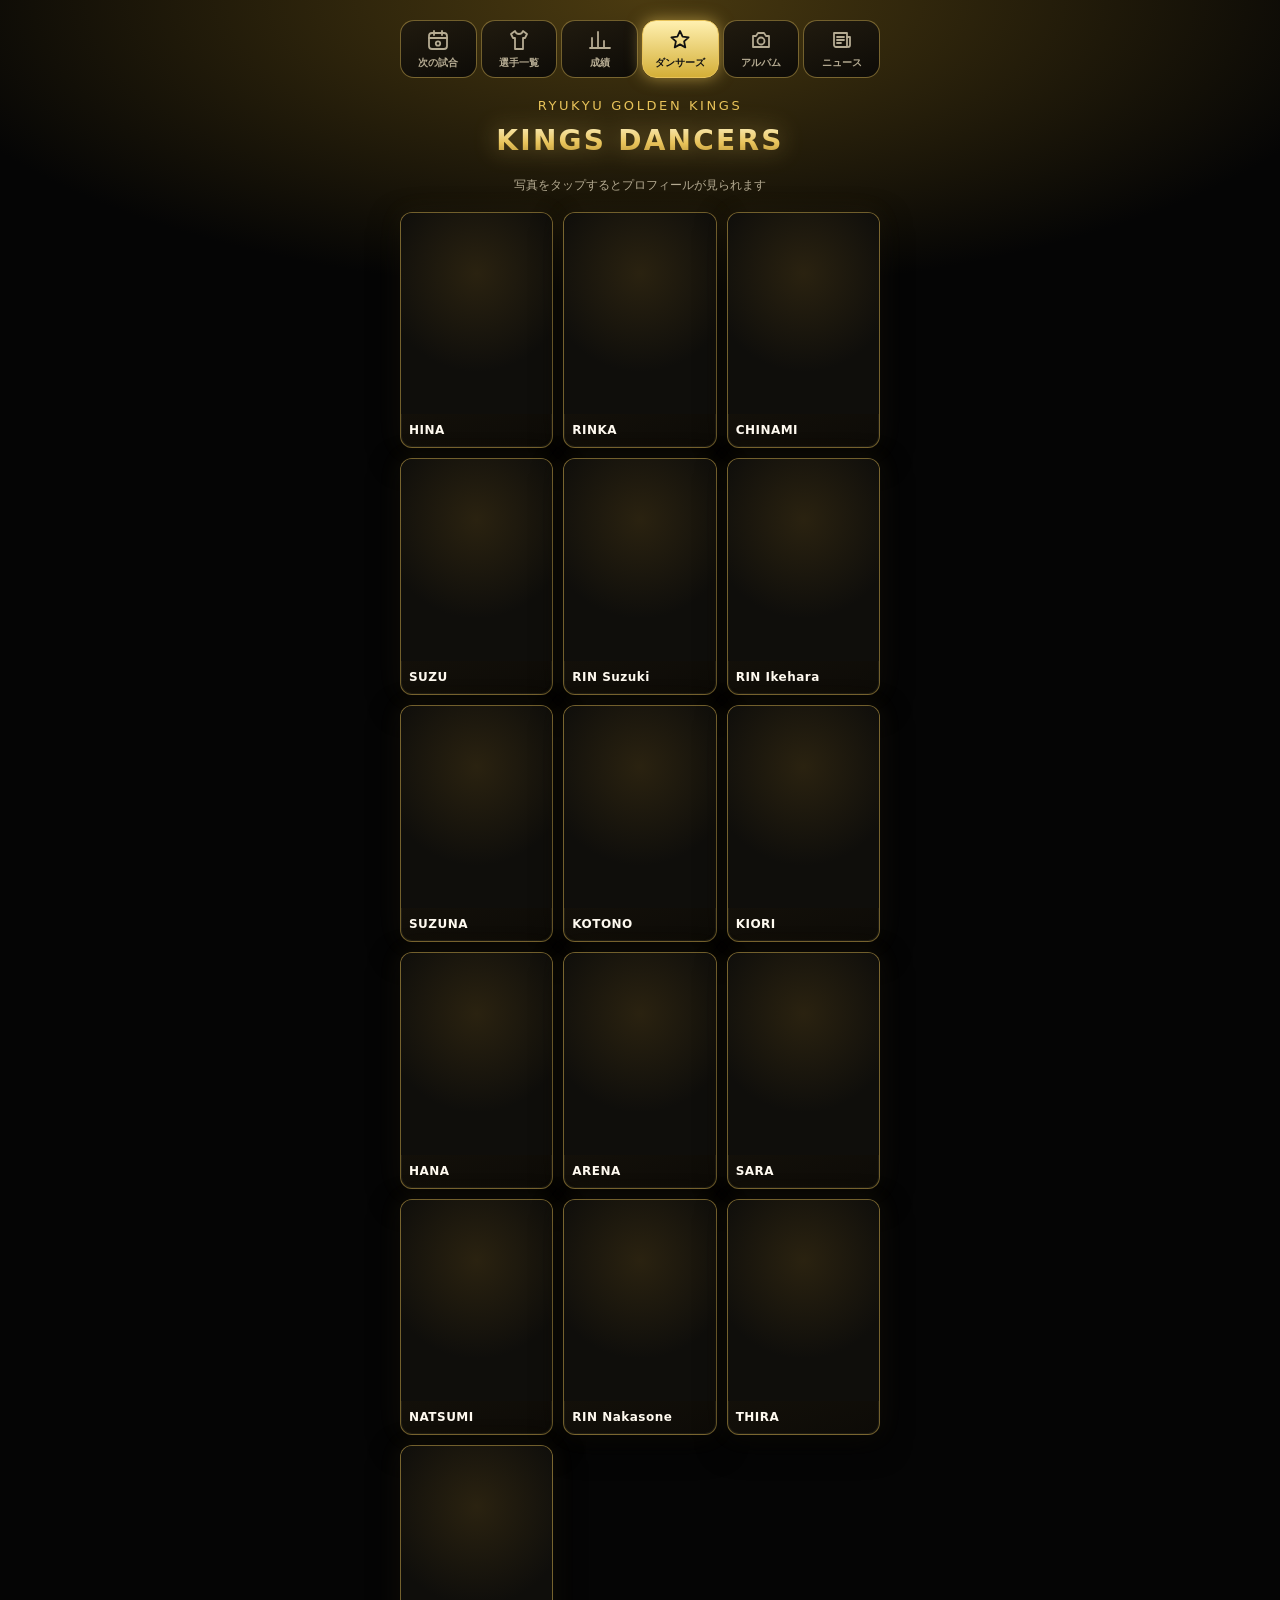
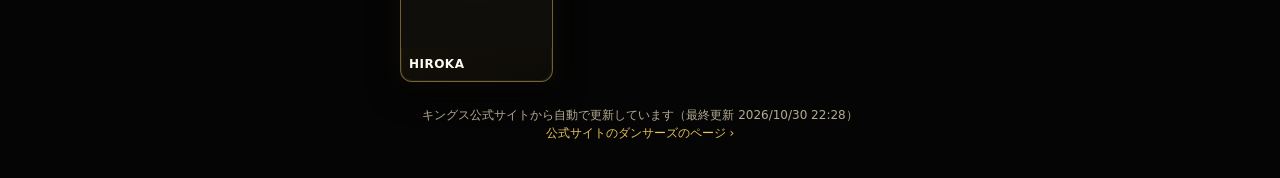
<file: dancers.html>
<!doctype html>
<html lang="ja">
<head>
  <meta charset="utf-8">
  <meta name="viewport" content="width=device-width, initial-scale=1, viewport-fit=cover">
  <meta name="theme-color" content="#0b0b0b">
  <meta name="apple-mobile-web-app-title" content="キングス">
  <link rel="apple-touch-icon" href="apple-touch-icon.png?v=2">
  <link rel="icon" type="image/png" href="favicon.png?v=2">
  <title>キングス ダンサーズ</title>
  <style>
    :root {
      --bg: #0b0b0b;
      --card: #161411;
      --line: #3a3120;
      --gold: #d4af37;
      --gold-soft: #f1d77a;
      --text: #f5f1e6;
      --muted: #a39c8a;
    }
    * { box-sizing: border-box; }
    html, body { margin: 0; }
    body {
      min-height: 100vh;
      min-height: 100dvh;
      background: radial-gradient(120% 60% at 50% 0%, #2a2210 0%, var(--bg) 60%) fixed, var(--bg);
      color: var(--text);
      font-family: "Hiragino Sans", "Noto Sans JP", "Yu Gothic", system-ui, sans-serif;
      line-height: 1.5;
      padding: max(20px, env(safe-area-inset-top)) 16px max(24px, env(safe-area-inset-bottom));
    }
    main { max-width: 480px; margin: 0 auto; }

    /* 上のタブ: 横幅いっぱいの6つのボタン(アイコン+名前)。指で押しやすい高さにする */
    .tabs { display: grid; grid-template-columns: repeat(6, 1fr); gap: 4px; margin: 0 0 18px; }
    .tabs a {
      display: flex;
      flex-direction: column;
      align-items: center;
      justify-content: center;
      gap: 3px;
      min-height: 58px;
      padding: 6px 2px;
      border: 1px solid var(--line);
      border-radius: 14px;
      background: var(--card);
      font-size: 10px;
      font-weight: 700;
      color: var(--muted);
      text-decoration: none;
      white-space: nowrap;
      -webkit-tap-highlight-color: transparent;
    }
    .tabs a:active { transform: scale(.96); }
    .tabs svg { width: 24px; height: 24px; fill: none; stroke: currentColor; stroke-width: 1.8; stroke-linecap: round; stroke-linejoin: round; }
    .tabs a[aria-current="page"] { background: var(--gold); border-color: var(--gold); color: #111; }

    header { text-align: center; margin-bottom: 20px; }
    .team { margin: 0; font-size: 13px; letter-spacing: .2em; color: var(--gold); }
    h1 {
      margin: 4px 0 0;
      font-size: 28px;
      font-weight: 800;
      letter-spacing: .08em;
      background: linear-gradient(180deg, var(--gold-soft), var(--gold));
      -webkit-background-clip: text;
      background-clip: text;
      color: transparent;
    }

    .lead { margin: -6px 0 18px; text-align: center; font-size: 12px; color: var(--muted); }
    .grid { display: grid; grid-template-columns: repeat(3, minmax(0, 1fr)); gap: 10px; }
    .dancer {
      display: block;
      padding: 0;
      background: var(--card);
      border: 1px solid var(--line);
      border-radius: 12px;
      overflow: hidden;
      color: inherit;
      font: inherit;
      text-align: left;
      cursor: pointer;
    }
    .dancer .photo { aspect-ratio: 3 / 4; background: radial-gradient(90% 70% at 50% 30%, #2a2210 0%, #0f0e0b 70%); }
    .dancer img { width: 100%; height: 100%; object-fit: cover; object-position: top; display: block; }
    .dancer .name { padding: 7px 8px 8px; font-size: 12px; font-weight: 800; letter-spacing: .04em; overflow-wrap: anywhere; }

    .viewer {
      position: fixed; inset: 0; z-index: 10;
      display: none; align-items: center; justify-content: center;
      padding: max(16px, env(safe-area-inset-top)) 16px max(16px, env(safe-area-inset-bottom));
      background: rgba(0, 0, 0, .88);
    }
    .viewer.open { display: flex; }
    .viewer img { max-width: 100%; max-height: 100%; border-radius: 12px; box-shadow: 0 10px 40px rgba(0,0,0,.6); }
    .viewer .close {
      position: absolute; top: max(12px, env(safe-area-inset-top)); right: 12px;
      width: 40px; height: 40px; border-radius: 50%;
      border: 1px solid var(--line); background: var(--card); color: var(--gold-soft);
      font-size: 22px; line-height: 1; cursor: pointer;
    }

    .message { text-align: center; color: var(--muted); padding: 40px 0; }
    .note { margin-top: 24px; text-align: center; font-size: 12px; color: var(--muted); }
    .note a { color: var(--gold); text-decoration: none; }
  </style>
  <link rel="stylesheet" href="theme.css">
</head>
<body>
  <main>
    <nav class="tabs">
      <a href="./"><svg viewBox="0 0 24 24"><rect x="3" y="5" width="18" height="16" rx="3"/><path d="M3 10h18M8 3v4M16 3v4"/><circle cx="12" cy="15.5" r="2.2"/></svg><span>次の試合</span></a>
      <a href="players.html"><svg viewBox="0 0 24 24"><path d="M8 3l-4 3 2 4h2v11h8V10h2l2-4-4-3c-.5 1.7-2 3-4 3s-3.5-1.3-4-3z"/></svg><span>選手一覧</span></a>
      <a href="stats.html"><svg viewBox="0 0 24 24"><path d="M4 20V10M10 20V4M16 20v-7M22 20H2"/></svg><span>成績</span></a>
      <a href="dancers.html" aria-current="page"><svg viewBox="0 0 24 24"><path d="M12 3l2.6 5.6 6 .7-4.5 4.1 1.2 6L12 16.4 6.7 19.4l1.2-6L3.4 9.3l6-.7z"/></svg><span>ダンサーズ</span></a>
      <a href="album.html"><svg viewBox="0 0 24 24"><path d="M4 8h3l2-3h6l2 3h3v11H4z"/><circle cx="12" cy="13" r="3.5"/></svg><span>アルバム</span></a>
      <a href="news.html"><svg viewBox="0 0 24 24"><path d="M4 5h13v14H6a2 2 0 0 1-2-2z"/><path d="M17 9h3v8a2 2 0 0 1-2 2"/><path d="M7 9h7M7 12h7M7 15h4"/></svg><span>ニュース</span></a>
    </nav>
    <header>
      <p class="team">RYUKYU GOLDEN KINGS</p>
      <h1>KINGS DANCERS</h1>
    </header>
    <p class="lead">写真をタップするとプロフィールが見られます</p>
    <div id="app"><p class="message">読み込み中…</p></div>
    <p class="note" id="note"></p>
  </main>

  <div class="viewer" id="viewer" role="dialog" aria-modal="true">
    <button type="button" class="close" aria-label="閉じる">×</button>
    <img id="viewerImg" alt="">
  </div>

  <script>
    const app = document.getElementById("app");
    const viewer = document.getElementById("viewer");
    const viewerImg = document.getElementById("viewerImg");
    let dancers = [];

    function esc(s) {
      return String(s).replace(/[&<>"']/g, c => ({ "&": "&amp;", "<": "&lt;", ">": "&gt;", '"': "&quot;", "'": "&#39;" }[c]));
    }

    function render() {
      if (!dancers.length) {
        app.innerHTML = '<p class="message">まだダンサーズの情報がありません。</p>';
        return;
      }
      app.innerHTML = `<div class="grid">${dancers.map((d, i) => `
        <button type="button" class="dancer" data-i="${i}">
          <div class="photo">${d.photo ? `<img src="${esc(d.photo)}" alt="" loading="lazy" onerror="this.remove()">` : ""}</div>
          <div class="name">${esc(d.name)}</div>
        </button>`).join("")}</div>`;
    }

    // プロフィール画像を画面いっぱいに表示する。画像の外か「×」をタップすると閉じる
    function openViewer(d) {
      const src = d.profile || d.photo;
      if (!src) return;
      viewerImg.src = src;
      viewerImg.alt = d.name;
      viewer.classList.add("open");
    }
    function closeViewer() {
      viewer.classList.remove("open");
      viewerImg.removeAttribute("src");
    }
    app.addEventListener("click", e => {
      const b = e.target.closest("button[data-i]");
      if (b) openViewer(dancers[Number(b.dataset.i)]);
    });
    viewer.addEventListener("click", e => { if (e.target !== viewerImg) closeViewer(); });
    document.addEventListener("keydown", e => { if (e.key === "Escape") closeViewer(); });

    fetch("dancers.json", { cache: "no-store" })
      .then(r => {
        if (!r.ok) throw new Error(r.status);
        return r.json();
      })
      .then(data => {
        dancers = Array.isArray(data.dancers) ? data.dancers : [];
        document.getElementById("note").innerHTML =
          `キングス公式サイトから自動で更新しています${data.updated ? `（最終更新 ${esc(data.updated)}）` : ""}<br>` +
          `<a href="${esc(data.source || "https://goldenkings.jp/team/dancers/")}" target="_blank" rel="noopener">公式サイトのダンサーズのページ ›</a>`;
        render();
      })
      .catch(() => {
        app.innerHTML = '<p class="message">ダンサーズを読み込めませんでした。</p>';
      });
  </script>
</body>
</html>
</file>
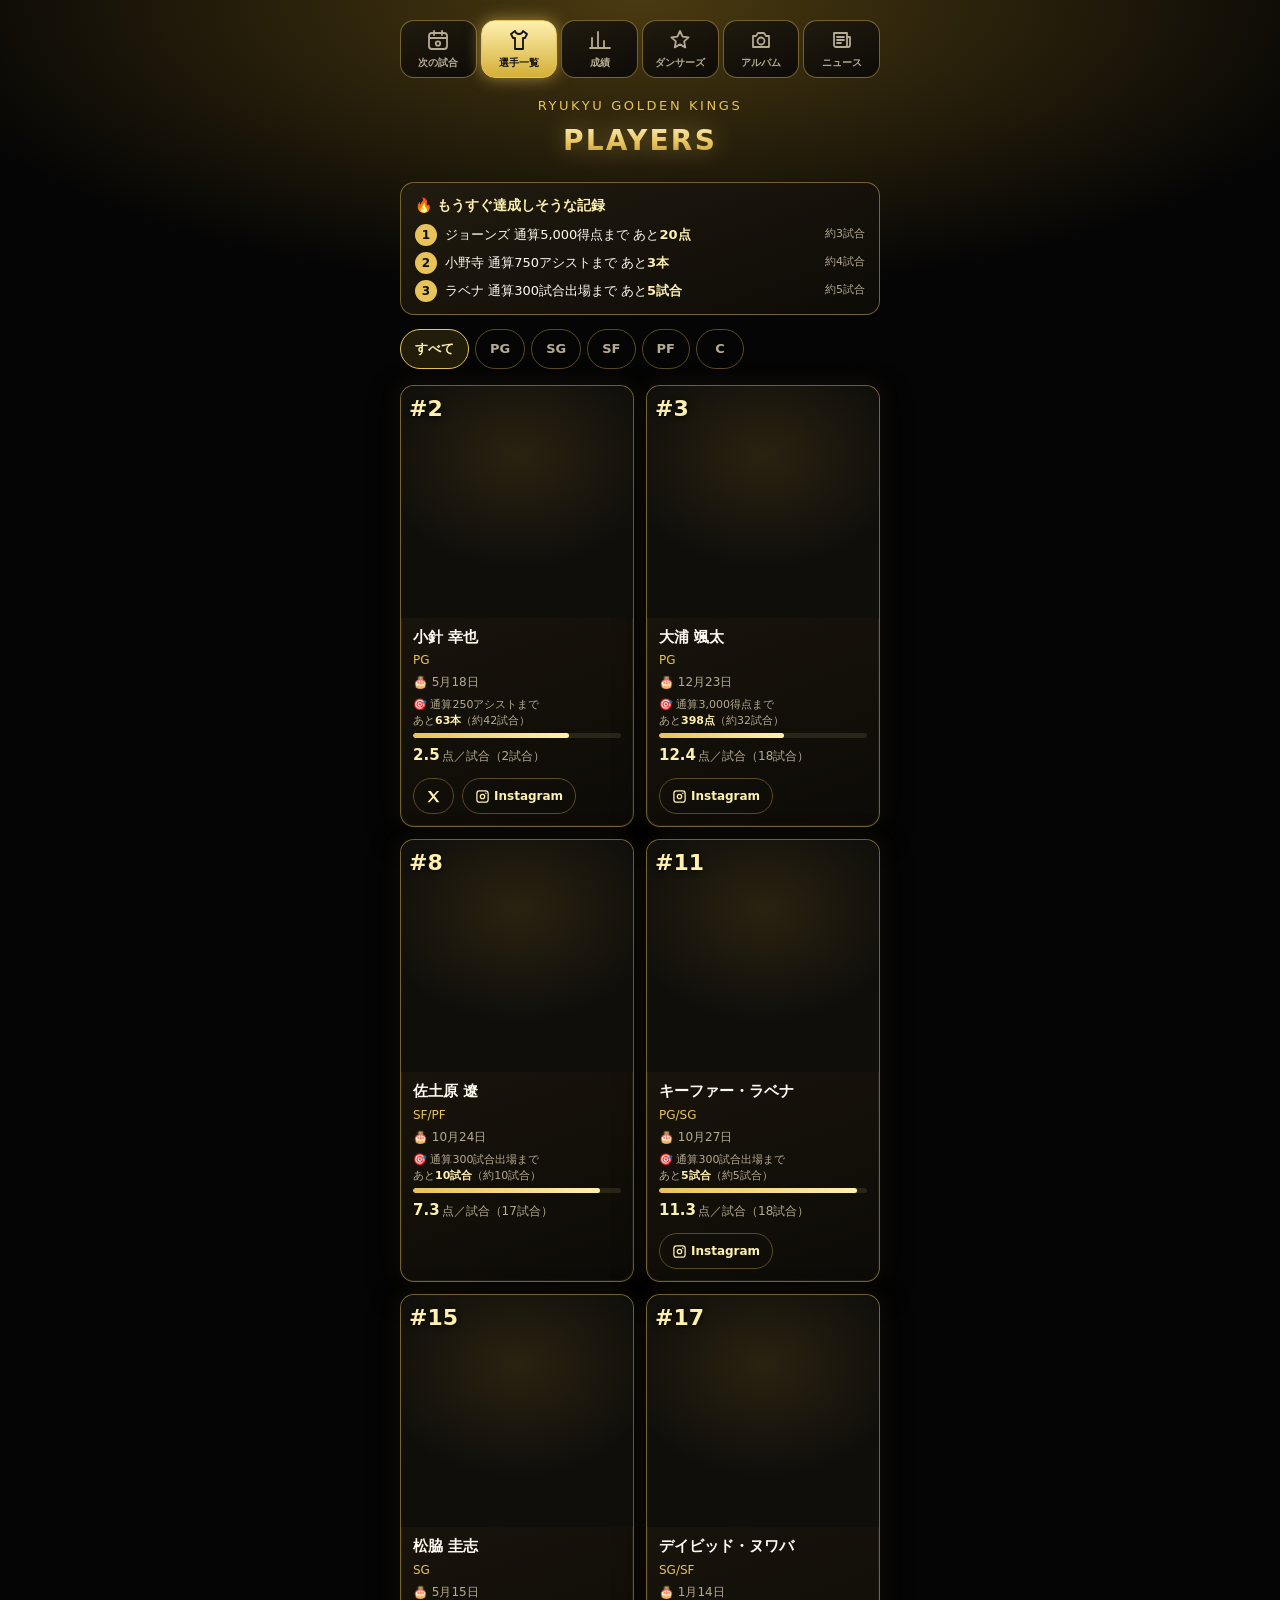
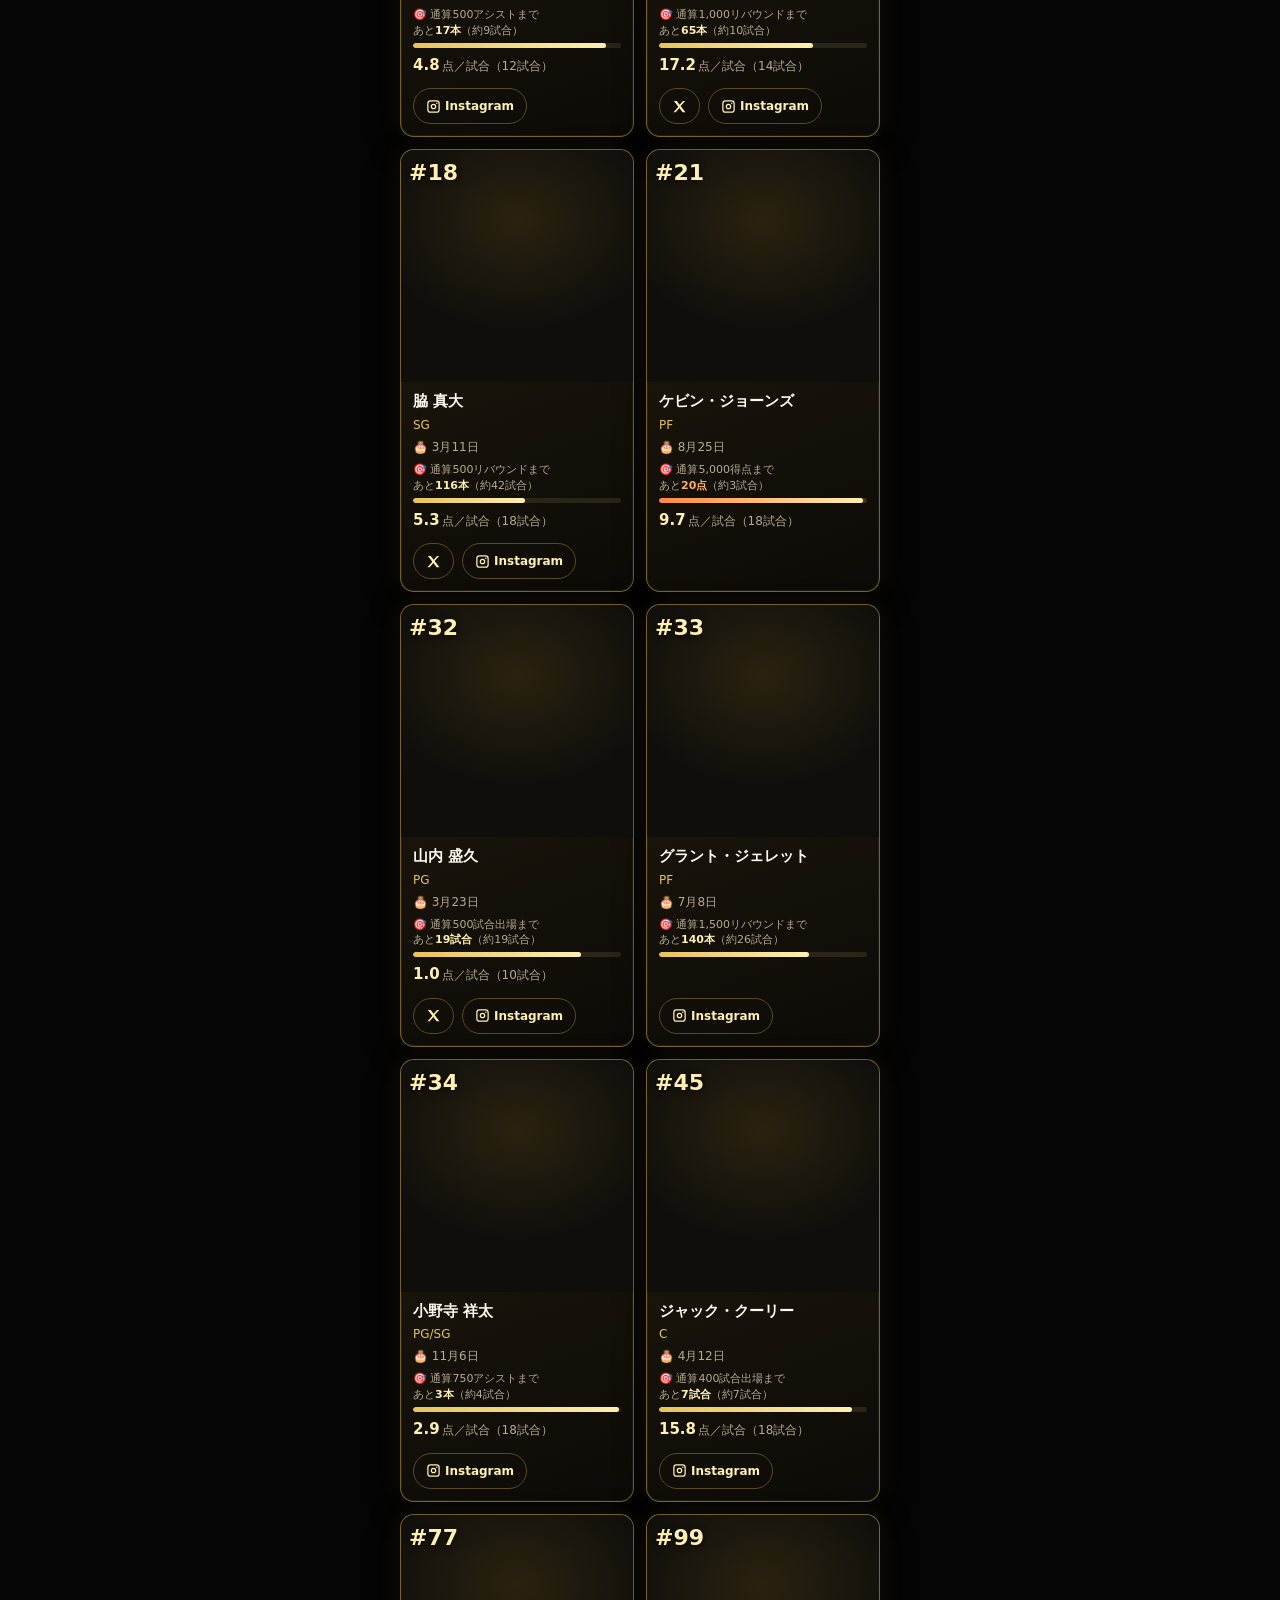
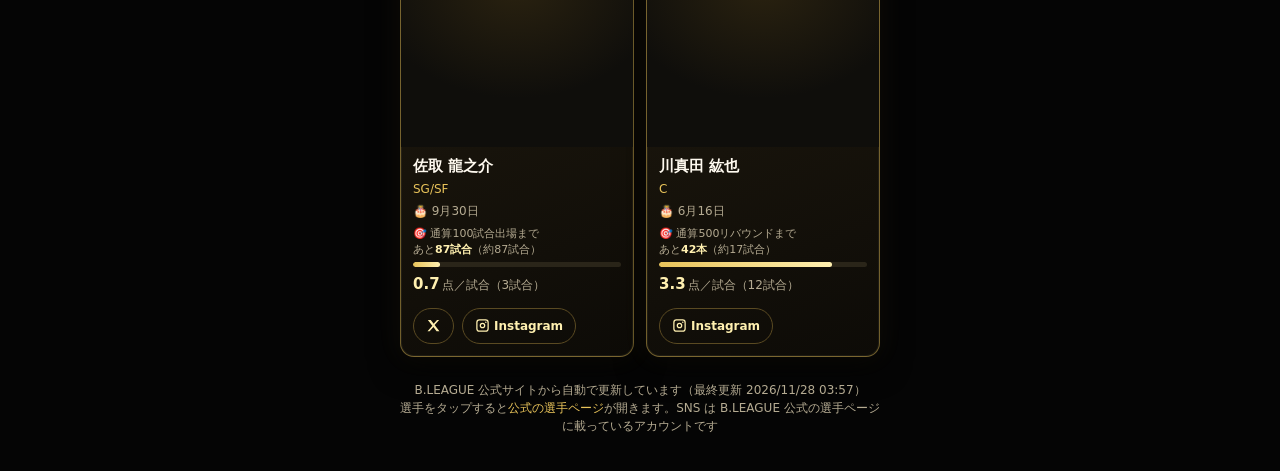
<file: players.html>
<!doctype html>
<html lang="ja">
<head>
  <meta charset="utf-8">
  <meta name="viewport" content="width=device-width, initial-scale=1, viewport-fit=cover">
  <meta name="theme-color" content="#0b0b0b">
  <meta name="apple-mobile-web-app-title" content="キングス">
  <link rel="apple-touch-icon" href="apple-touch-icon.png?v=2">
  <link rel="icon" type="image/png" href="favicon.png?v=2">
  <title>キングス 選手一覧</title>
  <style>
    :root {
      --bg: #0b0b0b;
      --card: #161411;
      --line: #3a3120;
      --gold: #d4af37;
      --gold-soft: #f1d77a;
      --text: #f5f1e6;
      --muted: #a39c8a;
    }
    * { box-sizing: border-box; }
    html, body { margin: 0; }
    body {
      min-height: 100vh;
      min-height: 100dvh;
      background: radial-gradient(120% 60% at 50% 0%, #2a2210 0%, var(--bg) 60%) fixed, var(--bg);
      color: var(--text);
      font-family: "Hiragino Sans", "Noto Sans JP", "Yu Gothic", system-ui, sans-serif;
      line-height: 1.5;
      padding: max(20px, env(safe-area-inset-top)) 16px max(24px, env(safe-area-inset-bottom));
    }
    main { max-width: 480px; margin: 0 auto; }

    /* 上のタブ: 横幅いっぱいの6つのボタン(アイコン+名前)。指で押しやすい高さにする */
    .tabs { display: grid; grid-template-columns: repeat(6, 1fr); gap: 4px; margin: 0 0 18px; }
    .tabs a {
      display: flex;
      flex-direction: column;
      align-items: center;
      justify-content: center;
      gap: 3px;
      min-height: 58px;
      padding: 6px 2px;
      border: 1px solid var(--line);
      border-radius: 14px;
      background: var(--card);
      font-size: 10px;
      font-weight: 700;
      color: var(--muted);
      text-decoration: none;
      white-space: nowrap;
      -webkit-tap-highlight-color: transparent;
    }
    .tabs a:active { transform: scale(.96); }
    .tabs svg { width: 24px; height: 24px; fill: none; stroke: currentColor; stroke-width: 1.8; stroke-linecap: round; stroke-linejoin: round; }
    .tabs a[aria-current="page"] { background: var(--gold); border-color: var(--gold); color: #111; }

    header { text-align: center; margin-bottom: 20px; }
    .team { margin: 0; font-size: 13px; letter-spacing: .2em; color: var(--gold); }
    h1 {
      margin: 4px 0 0;
      font-size: 28px;
      font-weight: 800;
      letter-spacing: .08em;
      background: linear-gradient(180deg, var(--gold-soft), var(--gold));
      -webkit-background-clip: text;
      background-clip: text;
      color: transparent;
    }

    .filters { display: flex; flex-wrap: wrap; gap: 6px; margin-bottom: 16px; }
    .filters button {
      min-height: 40px;
      min-width: 48px;
      padding: 6px 14px;
      border: 1px solid var(--line);
      border-radius: 999px;
      background: transparent;
      color: var(--muted);
      font: inherit;
      font-size: 13px;
      font-weight: 700;
      cursor: pointer;
    }
    .filters button.on { border-color: var(--gold); background: rgba(212,175,55,.14); color: var(--gold-soft); }

    .grid { display: grid; grid-template-columns: repeat(2, minmax(0, 1fr)); gap: 12px; }
    .player {
      display: flex;
      flex-direction: column;
      background: var(--card);
      border: 1px solid var(--line);
      border-radius: 14px;
      overflow: hidden;
    }
    .player > a.main { display: block; flex: 1; color: inherit; text-decoration: none; }
    .sns { display: flex; flex-wrap: wrap; gap: 8px; padding: 0 12px 12px; }
    .sns a {
      display: inline-flex; align-items: center; gap: 4px;
      min-height: 36px;
      padding: 6px 12px;
      border: 1px solid var(--line);
      border-radius: 999px;
      font-size: 12px; font-weight: 700;
      color: var(--gold-soft);
      text-decoration: none;
    }
    .sns svg { width: 15px; height: 15px; fill: currentColor; }
    .photo {
      position: relative;
      aspect-ratio: 1;
      background: radial-gradient(90% 70% at 50% 30%, #2a2210 0%, #0f0e0b 70%);
      overflow: hidden;
    }
    .photo img { width: 100%; height: 100%; object-fit: cover; object-position: top; display: block; }
    .num {
      position: absolute; left: 8px; top: 6px;
      font-size: 22px; font-weight: 800; color: var(--gold-soft);
      text-shadow: 0 1px 6px rgba(0,0,0,.8);
      font-variant-numeric: tabular-nums;
    }
    .body { padding: 10px 12px 12px; }
    .name { font-size: 15px; font-weight: 800; line-height: 1.3; overflow-wrap: anywhere; }
    .pos { margin-top: 4px; font-size: 12px; color: var(--gold); }
    /* 次の記録(節目)まであと少し */
    .goal { margin-top: 6px; font-size: 11px; line-height: 1.45; color: var(--muted); }
    .goal b { color: var(--gold-soft); }
    .goal .bar { height: 5px; margin-top: 4px; border-radius: 99px; background: #2a2519; overflow: hidden; }
    .goal .bar i { display: block; height: 100%; border-radius: 99px; background: linear-gradient(90deg, var(--gold), var(--gold-soft)); }
    .goal.hot .bar i { background: linear-gradient(90deg, #ff8a3d, var(--gold-soft)); box-shadow: 0 0 8px rgba(255,170,60,.7); }
    .goal.hot b { color: #ffb15c; }
    /* もうすぐ達成(ページの上) */
    .soon { margin: 0 0 14px; padding: 12px 14px; border: 1px solid var(--line); border-radius: 14px; background: linear-gradient(135deg, rgba(212,175,55,.14), rgba(212,175,55,.02)); }
    .soon h2 { margin: 0 0 8px; font-size: 14px; color: var(--gold-soft); }
    .soon ol { margin: 0; padding: 0; list-style: none; display: grid; gap: 6px; }
    .soon li { display: flex; align-items: center; gap: 8px; font-size: 13px; }
    .soon li .n { flex: none; width: 22px; height: 22px; border-radius: 50%; background: var(--gold); color: #111; font-size: 12px; font-weight: 900; display: grid; place-items: center; }
    .soon li b { color: var(--gold-soft); }
    .soon li small { margin-left: auto; color: var(--muted); font-size: 11px; white-space: nowrap; }
    .bday { margin-top: 4px; font-size: 12px; color: var(--muted); }
    .bday.today { color: var(--gold-soft); font-weight: 800; }
    .avg { margin-top: 6px; font-size: 12px; color: var(--muted); font-variant-numeric: tabular-nums; }
    .avg b { color: var(--gold-soft); font-size: 15px; margin-right: 2px; }

    .message { text-align: center; color: var(--muted); padding: 40px 0; }
    .note { margin-top: 24px; text-align: center; font-size: 12px; color: var(--muted); }
    .note a { color: var(--gold); text-decoration: none; }
  </style>
  <link rel="stylesheet" href="theme.css">
</head>
<body>
  <main>
    <nav class="tabs">
      <a href="./"><svg viewBox="0 0 24 24"><rect x="3" y="5" width="18" height="16" rx="3"/><path d="M3 10h18M8 3v4M16 3v4"/><circle cx="12" cy="15.5" r="2.2"/></svg><span>次の試合</span></a>
      <a href="players.html" aria-current="page"><svg viewBox="0 0 24 24"><path d="M8 3l-4 3 2 4h2v11h8V10h2l2-4-4-3c-.5 1.7-2 3-4 3s-3.5-1.3-4-3z"/></svg><span>選手一覧</span></a>
      <a href="stats.html"><svg viewBox="0 0 24 24"><path d="M4 20V10M10 20V4M16 20v-7M22 20H2"/></svg><span>成績</span></a>
      <a href="dancers.html"><svg viewBox="0 0 24 24"><path d="M12 3l2.6 5.6 6 .7-4.5 4.1 1.2 6L12 16.4 6.7 19.4l1.2-6L3.4 9.3l6-.7z"/></svg><span>ダンサーズ</span></a>
      <a href="album.html"><svg viewBox="0 0 24 24"><path d="M4 8h3l2-3h6l2 3h3v11H4z"/><circle cx="12" cy="13" r="3.5"/></svg><span>アルバム</span></a>
      <a href="news.html"><svg viewBox="0 0 24 24"><path d="M4 5h13v14H6a2 2 0 0 1-2-2z"/><path d="M17 9h3v8a2 2 0 0 1-2 2"/><path d="M7 9h7M7 12h7M7 15h4"/></svg><span>ニュース</span></a>
    </nav>
    <header>
      <p class="team">RYUKYU GOLDEN KINGS</p>
      <h1>PLAYERS</h1>
    </header>
    <div id="soon"></div>
    <div class="filters" id="filters"></div>
    <div id="app"><p class="message">読み込み中…</p></div>
    <p class="note" id="note"></p>
  </main>

  <script src="extras.js"></script>
  <script>
    const app = document.getElementById("app");
    const filters = document.getElementById("filters");
    const POSITIONS = ["PG", "SG", "SF", "PF", "C"];
    let players = [];
    let seasonAvg = new Map();   // 選手名 → {gp, ppg}

    // games.json(終わった試合の成績)から、今シーズンの1試合平均得点を出す
    function buildAverages(games) {
      const by = new Map();
      for (const g of games) {
        for (const p of g.players || []) {
          if (!p.min || /^0?0:00$/.test(p.min)) continue;   // 出場していない試合は数えない
          const s = by.get(p.name) || { gp: 0, pts: 0 };
          s.gp += 1;
          s.pts += p.pts || 0;
          by.set(p.name, s);
        }
      }
      return new Map([...by].map(([n, s]) => [n, { gp: s.gp, ppg: s.pts / s.gp }]));
    }
    let current = "ALL";

    function esc(s) {
      return String(s).replace(/[&<>"']/g, c => ({ "&": "&amp;", "<": "&lt;", ">": "&gt;", '"': "&quot;", "'": "&#39;" }[c]));
    }

    // SNS の種類ごとの小さなアイコン(単純な図形)
    const SNS_ICON = {
      X: '<svg viewBox="0 0 24 24"><path d="M3 3h4.6l4.6 6.3L17.6 3H21l-7.2 8.2L21.5 21h-4.6l-5-6.8L5.8 21H2.4l7.7-8.8z"/></svg>',
      Instagram: '<svg viewBox="0 0 24 24"><path d="M7 2h10a5 5 0 0 1 5 5v10a5 5 0 0 1-5 5H7a5 5 0 0 1-5-5V7a5 5 0 0 1 5-5zm0 2a3 3 0 0 0-3 3v10a3 3 0 0 0 3 3h10a3 3 0 0 0 3-3V7a3 3 0 0 0-3-3zm5 3.5a4.5 4.5 0 1 1 0 9 4.5 4.5 0 0 1 0-9zm0 2a2.5 2.5 0 1 0 0 5 2.5 2.5 0 0 0 0-5zM17.3 5.5a1.2 1.2 0 1 1 0 2.4 1.2 1.2 0 0 1 0-2.4z"/></svg>',
      TikTok: '<svg viewBox="0 0 24 24"><path d="M14 2h3a5 5 0 0 0 4 4v3a8 8 0 0 1-4-1.2V15a6 6 0 1 1-6-6v3a3 3 0 1 0 3 3z"/></svg>',
      YouTube: '<svg viewBox="0 0 24 24"><path d="M22 8.2a3 3 0 0 0-2-2.1C18.2 5.6 12 5.6 12 5.6s-6.2 0-8 .5a3 3 0 0 0-2 2.1A31 31 0 0 0 1.6 12 31 31 0 0 0 2 15.8a3 3 0 0 0 2 2.1c1.8.5 8 .5 8 .5s6.2 0 8-.5a3 3 0 0 0 2-2.1 31 31 0 0 0 .4-3.8 31 31 0 0 0-.4-3.8zM10 15.2V8.8l5.4 3.2z"/></svg>',
    };

    function snsHtml(p) {
      const links = Array.isArray(p.sns) ? p.sns.filter(x => x && /^https:\/\//.test(x.url)) : [];
      if (!links.length) return "";
      return `<div class="sns">${links.map(x =>
        // X はアイコン自体が文字の「X」なので、名前は重ねて書かない
        `<a href="${esc(x.url)}" target="_blank" rel="noopener" aria-label="${esc(x.type)}">${SNS_ICON[x.type] || ""}${x.type === "X" ? "" : esc(x.type)}</a>`).join("")}</div>`;
    }

    // 次の節目の記録(今のペースで3試合以内なら「もうすぐ」として目立たせる)
    function goalHtml(p) {
      const g = KingsExtras.nextGoal(p);
      if (!g) return "";
      const hot = g.games <= 3;
      return `<div class="goal${hot ? " hot" : ""}">🎯 通算${g.goal.toLocaleString()}${esc(g.kind.label)}まで<br>あと<b>${g.left.toLocaleString()}${esc(g.kind.unit)}</b>（約${g.games}試合）
        <div class="bar"><i style="width:${Math.round(g.pct * 100)}%"></i></div></div>`;
    }
    function renderSoon() {
      const list = players.map(p => ({ p, g: KingsExtras.nextGoal(p) })).filter(x => x.g && x.g.games <= 5)
        .sort((a, b) => a.g.games - b.g.games || a.g.left - b.g.left).slice(0, 3);
      document.getElementById("soon").innerHTML = list.length ? `<div class="soon"><h2>🔥 もうすぐ達成しそうな記録</h2><ol>${list.map((x, i) => `
        <li><span class="n">${i + 1}</span><span>${esc(KingsExtras.shortName(x.p.name))} 通算${x.g.goal.toLocaleString()}${esc(x.g.kind.label)}まで あと<b>${x.g.left.toLocaleString()}${esc(x.g.kind.unit)}</b></span><small>約${x.g.games}試合</small></li>`).join("")}</ol></div>` : "";
    }

    function renderFilters() {
      filters.innerHTML = ["ALL", ...POSITIONS].map(p =>
        `<button type="button" data-pos="${p}" class="${p === current ? "on" : ""}">${p === "ALL" ? "すべて" : p}</button>`).join("");
    }

    function render() {
      renderFilters();
      renderSoon();
      // 「PG/SG」のような複数ポジションの選手は、どちらで絞っても出す
      const list = current === "ALL" ? players : players.filter(p => String(p.position || "").split("/").includes(current));
      if (!list.length) {
        app.innerHTML = '<p class="message">該当する選手はいません。</p>';
        return;
      }
      app.innerHTML = `<div class="grid">${list.map(p => `
        <div class="player">
          <a class="main" href="${esc(p.url)}" target="_blank" rel="noopener">
          <div class="photo">
            ${p.photo ? `<img src="${esc(p.photo)}" alt="" loading="lazy" onerror="this.remove()">` : ""}
            <span class="num">#${p.number ?? "-"}</span>
          </div>
          <div class="body">
            <div class="name">${esc(p.name)}</div>
            <div class="pos">${esc(p.position || "")}</div>
            ${p.birthday ? `<div class="bday${KingsExtras.birthdaysToday([p]).length ? " today" : ""}">🎂 ${KingsExtras.birthdaysToday([p]).length ? "今日が誕生日！" : esc(KingsExtras.birthdayLabel(p))}</div>` : ""}
            ${goalHtml(p)}
            ${seasonAvg.has(p.name) ? `<div class="avg"><b>${seasonAvg.get(p.name).ppg.toFixed(1)}</b>点／試合（${seasonAvg.get(p.name).gp}試合）</div>` : ""}
          </div>
          </a>
          ${snsHtml(p)}
        </div>`).join("")}</div>`;
    }

    filters.addEventListener("click", e => {
      const b = e.target.closest("button[data-pos]");
      if (!b) return;
      current = b.dataset.pos;
      render();
    });

    fetch("players.json", { cache: "no-store" })
      .then(r => {
        if (!r.ok) throw new Error(r.status);
        return r.json();
      })
      .then(data => {
        players = Array.isArray(data.players) ? data.players : [];
        document.getElementById("note").innerHTML =
          `B.LEAGUE 公式サイトから自動で更新しています${data.updated ? `（最終更新 ${esc(data.updated)}）` : ""}<br>` +
          `選手をタップすると<a href="${esc(data.source || "https://www.bleague.jp/roster/?tab=1&club=701")}" target="_blank" rel="noopener">公式の選手ページ</a>が開きます。SNS は B.LEAGUE 公式の選手ページに載っているアカウントです`;
        render();
      })
      .catch(() => {
        app.innerHTML = '<p class="message">選手一覧を読み込めませんでした。</p>';
      });

    fetch("games.json", { cache: "no-store" })
      .then(r => r.ok ? r.json() : { games: [] })
      .then(data => {
        seasonAvg = buildAverages(Array.isArray(data.games) ? data.games : []);
        if (players.length) render();
      })
      .catch(() => {});
  </script>
</body>
</html>
</file>
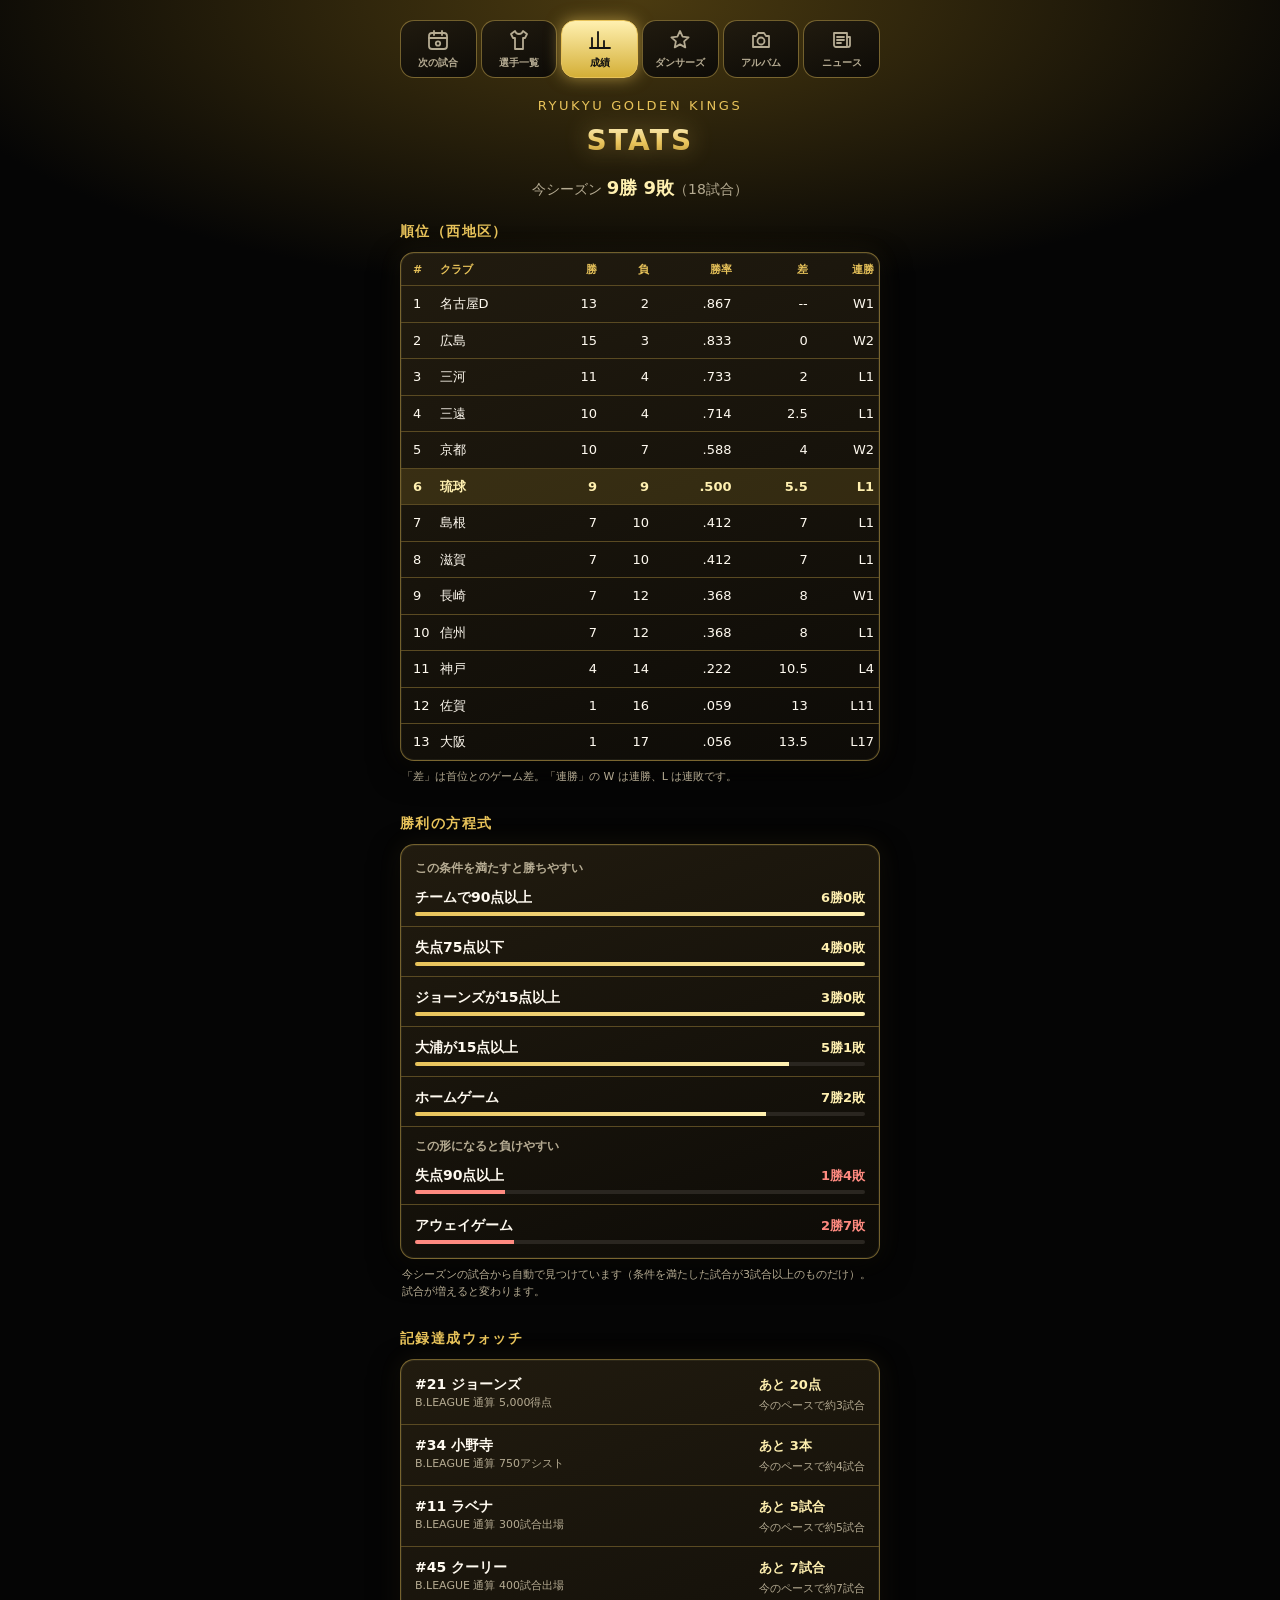
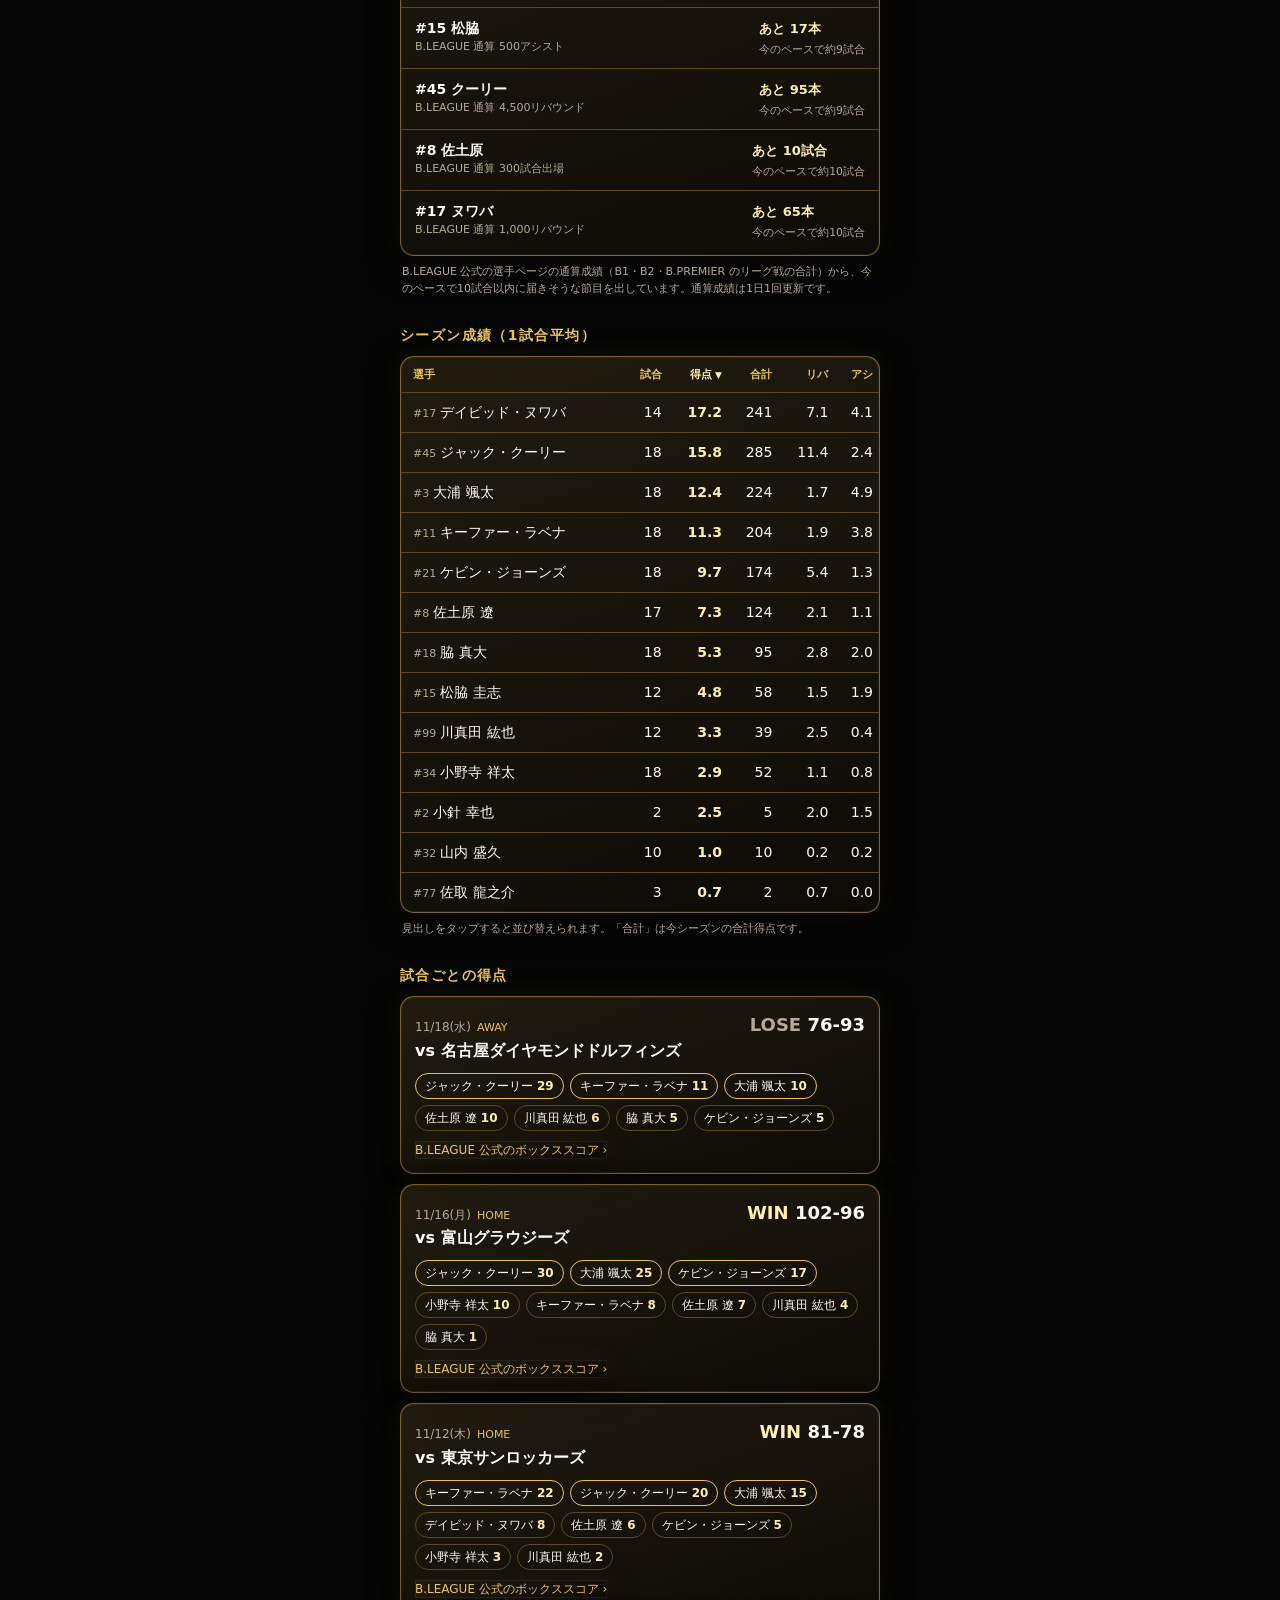
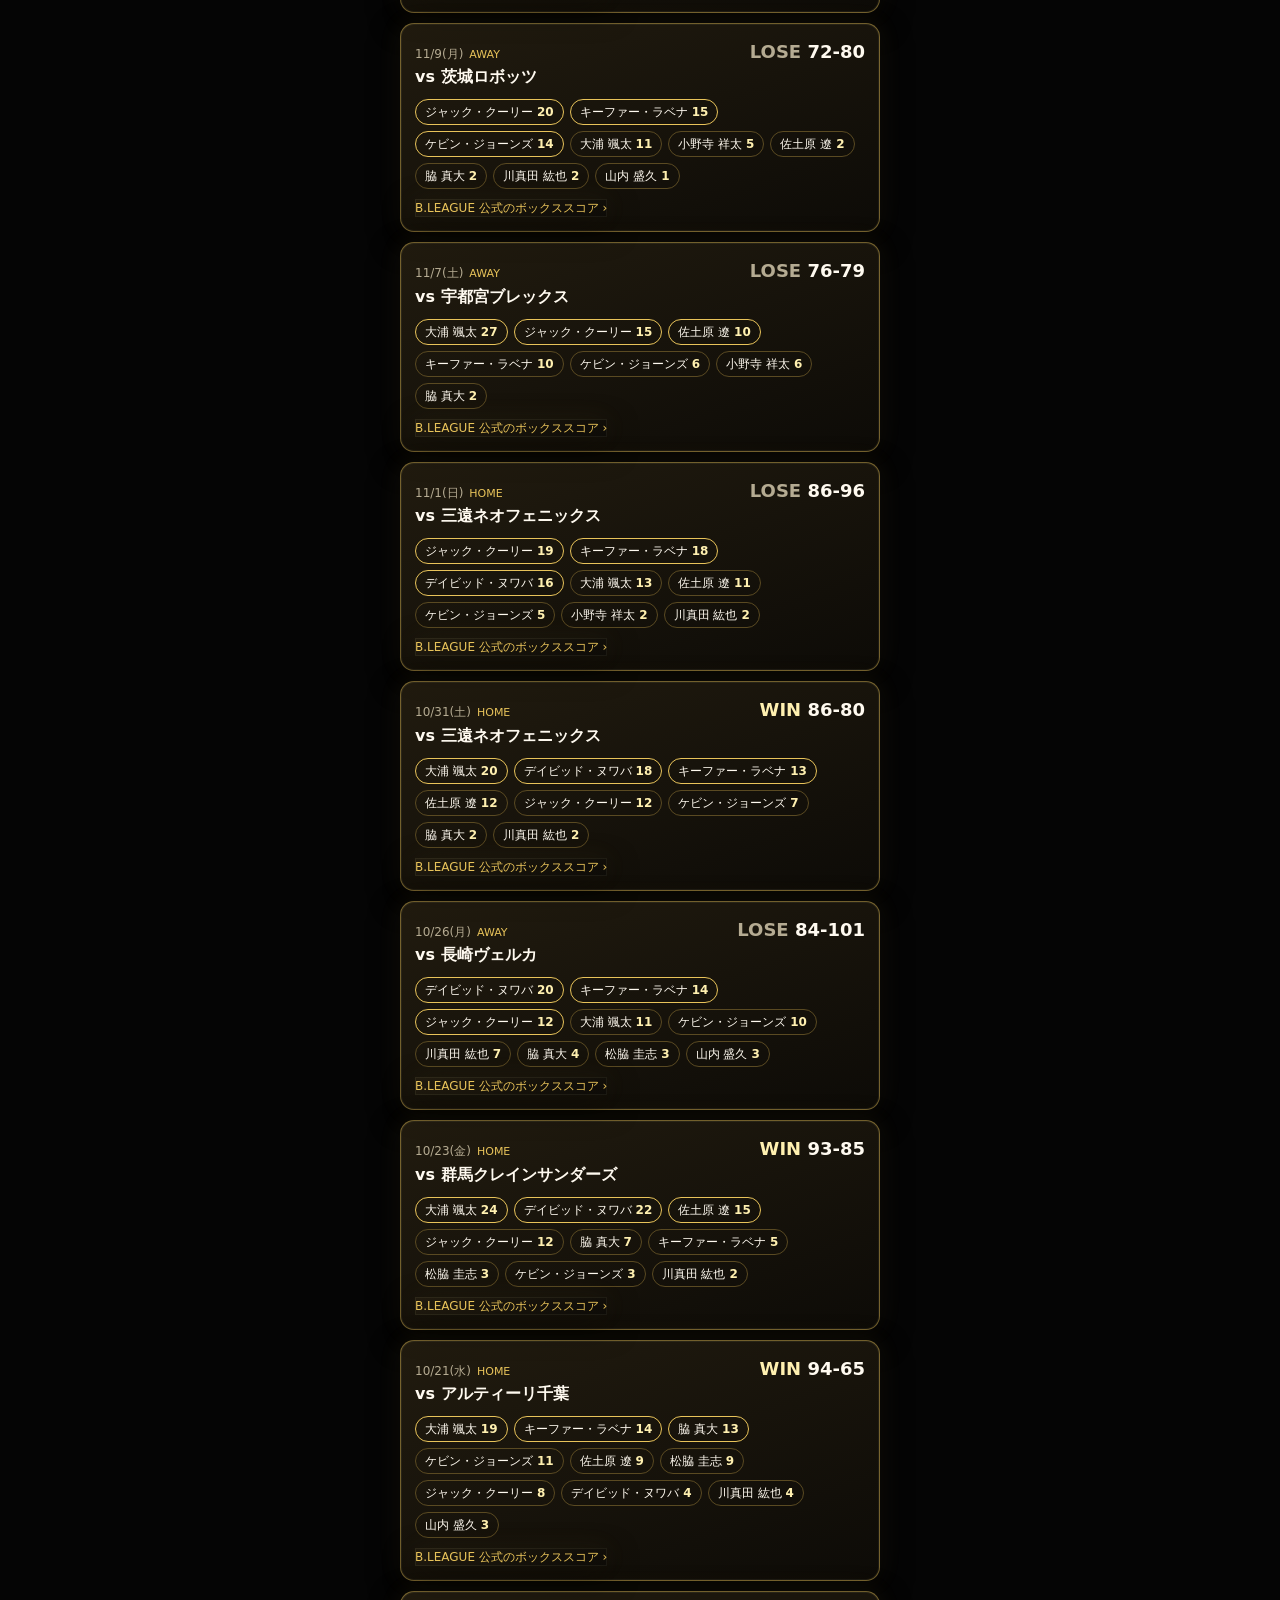
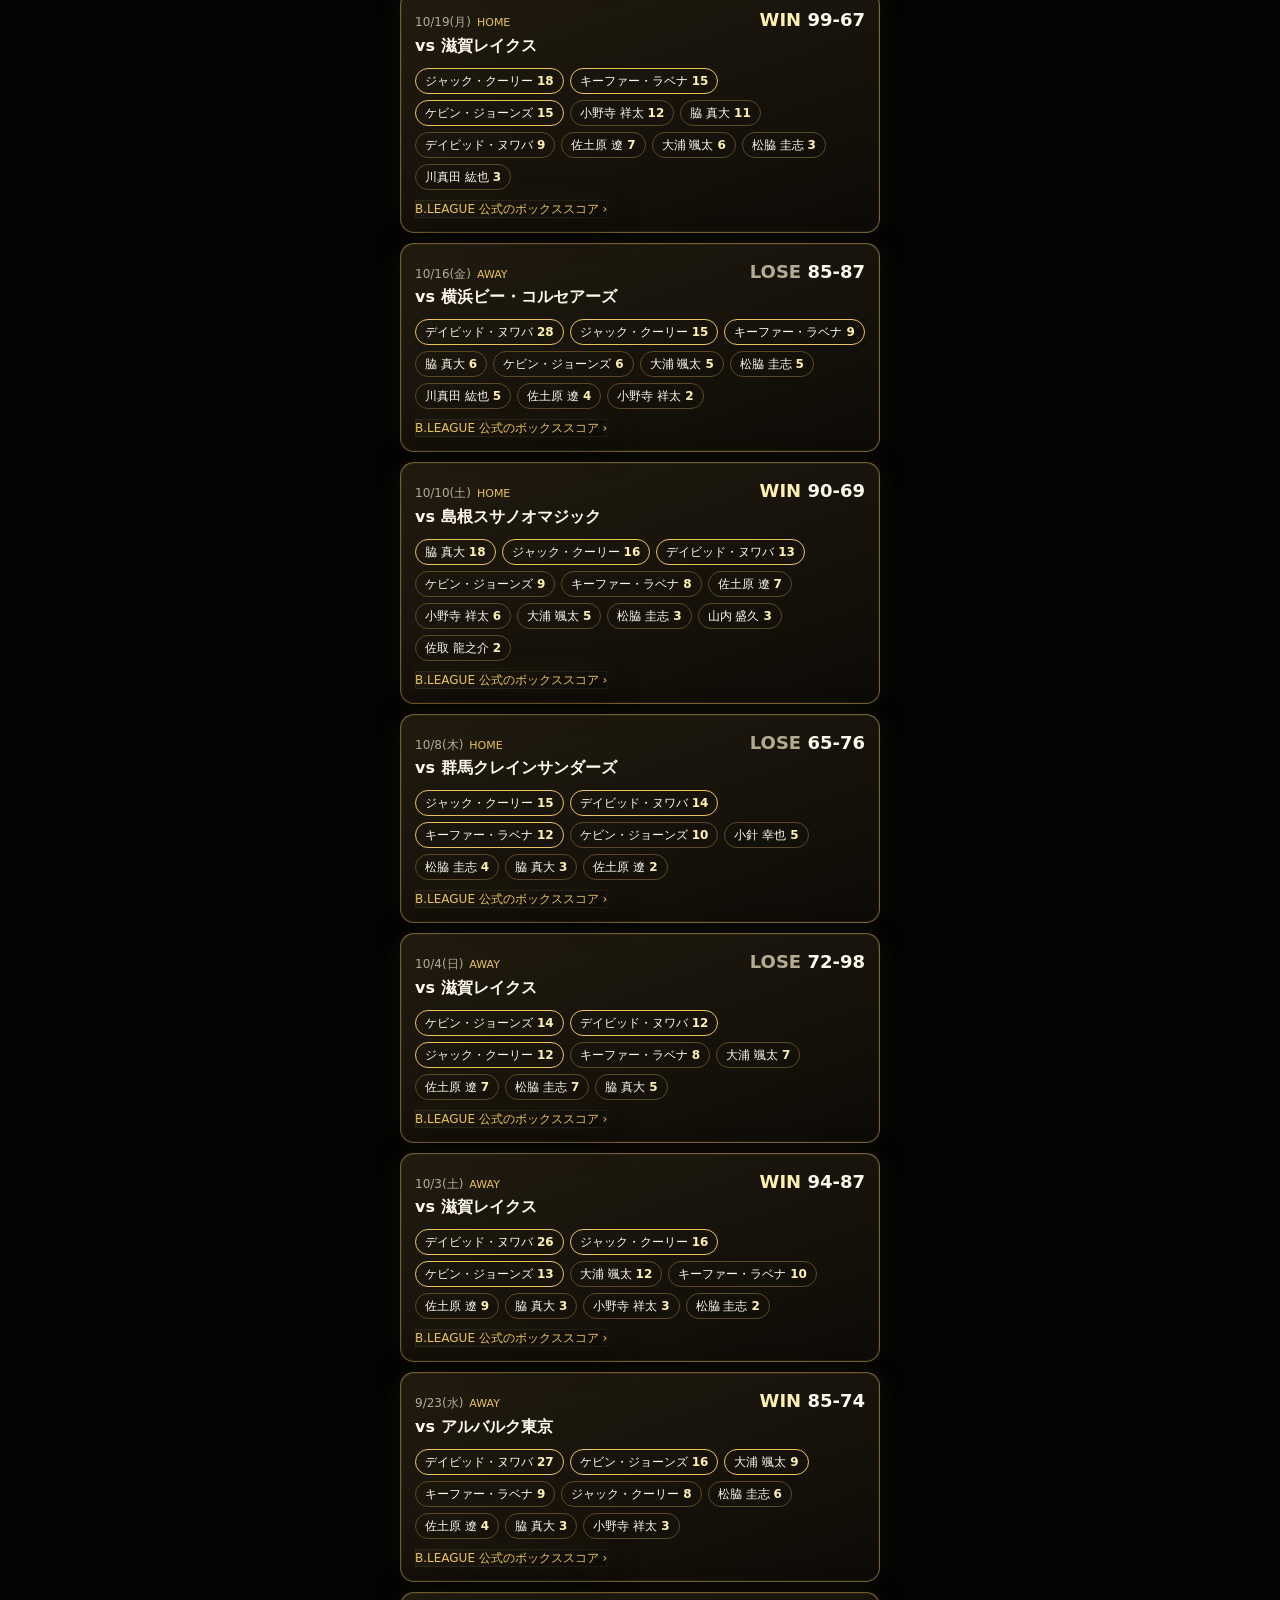
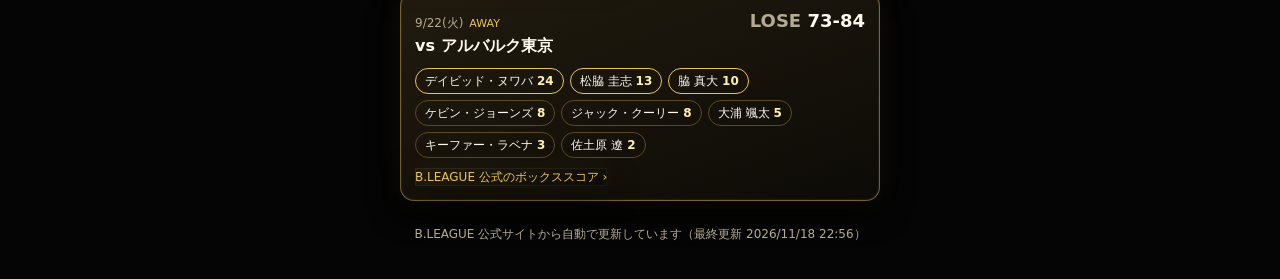
<file: stats.html>
<!doctype html>
<html lang="ja">
<head>
  <meta charset="utf-8">
  <meta name="viewport" content="width=device-width, initial-scale=1, viewport-fit=cover">
  <meta name="theme-color" content="#0b0b0b">
  <meta name="apple-mobile-web-app-title" content="キングス">
  <link rel="apple-touch-icon" href="apple-touch-icon.png?v=2">
  <link rel="icon" type="image/png" href="favicon.png?v=2">
  <title>キングス 成績</title>
  <style>
    :root {
      --bg: #0b0b0b;
      --card: #161411;
      --line: #3a3120;
      --gold: #d4af37;
      --gold-soft: #f1d77a;
      --text: #f5f1e6;
      --muted: #a39c8a;
    }
    * { box-sizing: border-box; }
    html, body { margin: 0; }
    body {
      min-height: 100vh;
      min-height: 100dvh;
      background: radial-gradient(120% 60% at 50% 0%, #2a2210 0%, var(--bg) 60%) fixed, var(--bg);
      color: var(--text);
      font-family: "Hiragino Sans", "Noto Sans JP", "Yu Gothic", system-ui, sans-serif;
      line-height: 1.5;
      padding: max(20px, env(safe-area-inset-top)) 16px max(24px, env(safe-area-inset-bottom));
    }
    main { max-width: 480px; margin: 0 auto; }

    /* 上のタブ: 横幅いっぱいの6つのボタン(アイコン+名前)。指で押しやすい高さにする */
    .tabs { display: grid; grid-template-columns: repeat(6, 1fr); gap: 4px; margin: 0 0 18px; }
    .tabs a {
      display: flex;
      flex-direction: column;
      align-items: center;
      justify-content: center;
      gap: 3px;
      min-height: 58px;
      padding: 6px 2px;
      border: 1px solid var(--line);
      border-radius: 14px;
      background: var(--card);
      font-size: 10px;
      font-weight: 700;
      color: var(--muted);
      text-decoration: none;
      white-space: nowrap;
      -webkit-tap-highlight-color: transparent;
    }
    .tabs a:active { transform: scale(.96); }
    .tabs svg { width: 24px; height: 24px; fill: none; stroke: currentColor; stroke-width: 1.8; stroke-linecap: round; stroke-linejoin: round; }
    .tabs a[aria-current="page"] { background: var(--gold); border-color: var(--gold); color: #111; }

    header { text-align: center; margin-bottom: 20px; }
    .team { margin: 0; font-size: 13px; letter-spacing: .2em; color: var(--gold); }
    h1 {
      margin: 4px 0 0;
      font-size: 28px;
      font-weight: 800;
      letter-spacing: .08em;
      background: linear-gradient(180deg, var(--gold-soft), var(--gold));
      -webkit-background-clip: text;
      background-clip: text;
      color: transparent;
    }
    h2 { margin: 28px 0 10px; font-size: 14px; color: var(--gold); letter-spacing: .1em; }
    h2:first-of-type { margin-top: 0; }
    .record { text-align: center; font-size: 14px; color: var(--muted); margin: -8px 0 20px; }
    .record b { color: var(--gold-soft); font-size: 18px; }

    .card { background: var(--card); border: 1px solid var(--line); border-radius: 14px; }
    table.season { width: 100%; border-collapse: collapse; font-size: 14px; font-variant-numeric: tabular-nums; }
    .season th {
      padding: 10px 6px 8px;
      font-size: 11px; font-weight: 600; color: var(--gold);
      text-align: right; white-space: nowrap;
      border-bottom: 1px solid var(--line);
      cursor: pointer;
    }
    .season th:first-child { text-align: left; padding-left: 12px; cursor: default; }
    .season th.on { color: var(--gold-soft); }
    .season th.on::after { content: " ▼"; font-size: 9px; }
    .season td { padding: 9px 6px; text-align: right; border-bottom: 1px solid var(--line); white-space: nowrap; }
    .season tr:last-child td { border-bottom: 0; }
    .season td:first-child { text-align: left; padding-left: 12px; white-space: normal; }
    .season td.main { font-weight: 800; color: var(--gold-soft); }
    .season .num { color: var(--muted); font-size: 11px; margin-right: 4px; }
    .hint { margin: 8px 2px 0; font-size: 11px; color: var(--muted); }

    .formula { padding: 4px 0; }
    .formula-row { display: grid; grid-template-columns: 1fr auto; gap: 4px 10px; align-items: center; padding: 10px 14px; border-bottom: 1px solid var(--line); }
    .formula-row:last-child { border-bottom: 0; }
    .formula-row .cond { font-size: 14px; font-weight: 700; }
    .formula-row .rec { font-size: 13px; font-weight: 800; color: var(--gold-soft); font-variant-numeric: tabular-nums; white-space: nowrap; }
    .formula-row.bad .rec { color: #ff8a80; }
    .formula-row .bar { grid-column: 1 / -1; height: 4px; border-radius: 2px; background: #2a2620; overflow: hidden; }
    .formula-row .bar i { display: block; height: 100%; background: linear-gradient(90deg, var(--gold), var(--gold-soft)); }
    .formula-row.bad .bar i { background: #ff8a80; }
    .formula h3 { margin: 10px 14px 0; font-size: 12px; color: var(--muted); font-weight: 600; }

    .watch-list { padding: 4px 0; }
    .watch-row { display: flex; justify-content: space-between; align-items: baseline; gap: 10px; padding: 10px 14px; border-bottom: 1px solid var(--line); }
    .watch-row:last-child { border-bottom: 0; }
    .watch-row .what { font-size: 14px; font-weight: 700; }
    .watch-row .what small { display: block; font-size: 11px; font-weight: 400; color: var(--muted); }
    .watch-row .left { font-size: 13px; font-weight: 800; color: var(--gold-soft); white-space: nowrap; font-variant-numeric: tabular-nums; }

    table.standings { width: 100%; border-collapse: collapse; font-size: 13px; font-variant-numeric: tabular-nums; }
    .standings th { padding: 9px 5px 7px; font-size: 11px; font-weight: 600; color: var(--gold); text-align: right; border-bottom: 1px solid var(--line); white-space: nowrap; }
    .standings td { padding: 8px 5px; text-align: right; border-bottom: 1px solid var(--line); white-space: nowrap; }
    .standings tr:last-child td { border-bottom: 0; }
    .standings th:nth-child(-n+2), .standings td:nth-child(-n+2) { text-align: left; }
    .standings td:first-child, .standings th:first-child { padding-left: 12px; width: 1.5em; }
    .standings tr.me td { background: rgba(212,175,55,.16); color: var(--gold-soft); font-weight: 800; }

    .game { padding: 14px 14px 12px; margin-bottom: 10px; }
    .game-top { display: flex; justify-content: space-between; align-items: baseline; gap: 8px; }
    .game-date { font-size: 12px; color: var(--muted); }
    .ha { font-size: 11px; color: var(--gold); margin-left: 6px; }
    .game-vs { font-size: 16px; font-weight: 800; margin-top: 2px; }
    .result { font-size: 18px; font-weight: 800; font-variant-numeric: tabular-nums; white-space: nowrap; }
    .result .w { color: var(--gold-soft); }
    .result .l { color: var(--muted); }
    .chips { display: flex; flex-wrap: wrap; gap: 6px; margin-top: 10px; }
    .chip {
      font-size: 12px;
      padding: 3px 9px;
      border: 1px solid var(--line);
      border-radius: 999px;
      white-space: nowrap;
    }
    .chip b { color: var(--gold-soft); margin-left: 4px; font-variant-numeric: tabular-nums; }
    .chip.top { border-color: var(--gold); }
    .game a.box { display: inline-block; margin-top: 10px; font-size: 12px; color: var(--gold); text-decoration: none; }

    .message { text-align: center; color: var(--muted); padding: 40px 0; }
    .note { margin-top: 24px; text-align: center; font-size: 12px; color: var(--muted); }
  </style>
  <link rel="stylesheet" href="theme.css">
</head>
<body>
  <main>
    <nav class="tabs">
      <a href="./"><svg viewBox="0 0 24 24"><rect x="3" y="5" width="18" height="16" rx="3"/><path d="M3 10h18M8 3v4M16 3v4"/><circle cx="12" cy="15.5" r="2.2"/></svg><span>次の試合</span></a>
      <a href="players.html"><svg viewBox="0 0 24 24"><path d="M8 3l-4 3 2 4h2v11h8V10h2l2-4-4-3c-.5 1.7-2 3-4 3s-3.5-1.3-4-3z"/></svg><span>選手一覧</span></a>
      <a href="stats.html" aria-current="page"><svg viewBox="0 0 24 24"><path d="M4 20V10M10 20V4M16 20v-7M22 20H2"/></svg><span>成績</span></a>
      <a href="dancers.html"><svg viewBox="0 0 24 24"><path d="M12 3l2.6 5.6 6 .7-4.5 4.1 1.2 6L12 16.4 6.7 19.4l1.2-6L3.4 9.3l6-.7z"/></svg><span>ダンサーズ</span></a>
      <a href="album.html"><svg viewBox="0 0 24 24"><path d="M4 8h3l2-3h6l2 3h3v11H4z"/><circle cx="12" cy="13" r="3.5"/></svg><span>アルバム</span></a>
      <a href="news.html"><svg viewBox="0 0 24 24"><path d="M4 5h13v14H6a2 2 0 0 1-2-2z"/><path d="M17 9h3v8a2 2 0 0 1-2 2"/><path d="M7 9h7M7 12h7M7 15h4"/></svg><span>ニュース</span></a>
    </nav>
    <header>
      <p class="team">RYUKYU GOLDEN KINGS</p>
      <h1>STATS</h1>
    </header>
    <div id="app"><p class="message">読み込み中…</p></div>
    <p class="note" id="note"></p>
  </main>

  <script src="extras.js"></script>
  <script>
    const TZ = "Asia/Tokyo";
    const fmtDate = new Intl.DateTimeFormat("ja-JP", { timeZone: TZ, month: "numeric", day: "numeric", weekday: "short" });
    const app = document.getElementById("app");
    const COLS = [
      { key: "gp", label: "試合" },
      { key: "ppg", label: "得点" },
      { key: "pts", label: "合計" },
      { key: "rpg", label: "リバ" },
      { key: "apg", label: "アシ" },
    ];
    let games = [];
    let sortKey = "ppg";
    let standings = null;

    // ---------------------------------------------------------------- 勝利の方程式
    // 「○○が20点以上」のような条件ごとに、その条件を満たした試合の勝敗を数え、
    // 勝率がとくに高い(低い)ものを「勝ちパターン」(「負けパターン」)として出す
    const shortName = n => n.includes(" ") ? n.split(" ")[0] : n.split("・").pop();
    const FORMULA_MIN_GAMES = 3;

    function formulaConditions() {
      const conds = [];
      const names = [...new Set(games.flatMap(g => (g.players || []).map(p => p.name)))];
      const stat = (g, name) => (g.players || []).find(p => p.name === name && played(p));
      // 1試合平均の得点(出場した試合だけ)。「○点未満」は主力選手(平均8点以上)だけに使う
      const ppg = name => {
        const rows = games.map(g => stat(g, name)).filter(Boolean);
        return rows.length ? rows.reduce((a, p) => a + (p.pts || 0), 0) / rows.length : 0;
      };
      for (const name of names) {
        const sn = shortName(name);
        for (const th of [10, 15, 20, 25]) {
          conds.push({ group: name + ":pts+", text: `${sn}が${th}点以上`, test: g => { const p = stat(g, name); return p ? p.pts >= th : null; } });
        }
        if (ppg(name) >= 8) {
          for (const th of [5, 10]) {
            conds.push({ group: name + ":pts-", only: "bad", text: `${sn}が${th}点未満`, test: g => { const p = stat(g, name); return p ? p.pts < th : null; } });
          }
        }
        conds.push({ group: name + ":reb", text: `${sn}が2桁リバウンド`, test: g => { const p = stat(g, name); return p ? p.reb >= 10 : null; } });
        conds.push({ group: name + ":ast", text: `${sn}が5アシスト以上`, test: g => { const p = stat(g, name); return p ? p.ast >= 5 : null; } });
      }
      for (const k of [3, 4, 5]) {
        conds.push({ group: "dd+", text: `2桁得点の選手が${k}人以上`, test: g => (g.players || []).filter(p => p.pts >= 10).length >= k });
      }
      conds.push({ group: "dd-", only: "bad", text: "2桁得点の選手が2人以下", test: g => (g.players || []).filter(p => p.pts >= 10).length <= 2 });
      for (const th of [80, 90]) conds.push({ group: "pts", text: `チームで${th}点以上`, test: g => g.kings >= th });
      for (const th of [75, 80]) conds.push({ group: "opp", text: `失点${th}点以下`, test: g => g.opp <= th });
      conds.push({ group: "opp+", only: "bad", text: "失点90点以上", test: g => g.opp >= 90 });
      conds.push({ group: "home", text: "ホームゲーム", test: g => !!g.home });
      conds.push({ group: "away", text: "アウェイゲーム", test: g => !g.home });
      return conds;
    }

    function formulas() {
      const all = games.length;
      const overall = all ? games.filter(g => g.kings > g.opp).length / all : 0;
      const results = formulaConditions().map(c => {
        const hit = games.filter(g => c.test(g) === true);
        const w = hit.filter(g => g.kings > g.opp).length;
        return { ...c, n: hit.length, w, l: hit.length - w, pct: hit.length ? w / hit.length : 0 };
      }).filter(r => r.n >= FORMULA_MIN_GAMES);
      // 同じ選手・同じ種類の条件は、いちばん強いものだけ残す
      const pick = (list, better) => {
        const seen = new Set();
        return list.sort(better).filter(r => !seen.has(r.group) && seen.add(r.group));
      };
      const good = pick(results.filter(r => r.only !== "bad" && r.pct >= 0.75 && r.pct > overall), (a, b) => b.pct - a.pct || b.n - a.n).slice(0, 5);
      const bad = pick(results.filter(r => r.pct <= 0.25 && r.pct < overall), (a, b) => a.pct - b.pct || b.n - a.n).slice(0, 3);
      return { good, bad };
    }

    function formulaHtml() {
      if (games.length < 5) return "";
      const { good, bad } = formulas();
      if (!good.length && !bad.length) return "";
      const row = (r, cls) => `
        <div class="formula-row ${cls}">
          <span class="cond">${esc(r.text)}</span><span class="rec">${r.w}勝${r.l}敗</span>
          <span class="bar"><i style="width:${Math.round(r.pct * 100)}%"></i></span>
        </div>`;
      return `
        <h2>勝利の方程式</h2>
        <div class="card formula">
          ${good.length ? `<h3>この条件を満たすと勝ちやすい</h3>${good.map(r => row(r, "")).join("")}` : ""}
          ${bad.length ? `<h3>この形になると負けやすい</h3>${bad.map(r => row(r, "bad")).join("")}` : ""}
        </div>
        <p class="hint">今シーズンの試合から自動で見つけています（条件を満たした試合が${FORMULA_MIN_GAMES}試合以上のものだけ）。試合が増えると変わります。</p>`;
    }

    // ---------------------------------------------------------------- 記録達成ウォッチ
    let rosterPlayers = [];

    function watchHtml() {
      const list = KingsExtras.milestones(rosterPlayers).slice(0, 8);
      if (!list.length) return "";
      return `
        <h2>記録達成ウォッチ</h2>
        <div class="card watch-list">
          ${list.map(m => `
            <div class="watch-row">
              <span class="what">#${m.player.number ?? "-"} ${esc(m.name)}<small>B.LEAGUE 通算 ${m.goal.toLocaleString()}${esc(m.kind.label)}</small></span>
              <span class="left">あと ${m.left}${esc(m.kind.unit)}<br><small style="font-weight:400;color:var(--muted)">今のペースで約${m.games}試合</small></span>
            </div>`).join("")}
        </div>
        <p class="hint">B.LEAGUE 公式の選手ページの通算成績（B1・B2・B.PREMIER のリーグ戦の合計）から、今のペースで10試合以内に届きそうな節目を出しています。通算成績は1日1回更新です。</p>`;
    }

    function standingsHtml() {
      if (!standings || !Array.isArray(standings.rows) || !standings.rows.length) return "";
      return `
        <h2>順位（${esc(standings.division || "地区")}）</h2>
        <div class="card">
          <table class="standings">
            <tr><th>#</th><th>クラブ</th><th>勝</th><th>負</th><th>勝率</th><th>差</th><th>連勝</th></tr>
            ${standings.rows.map(r => `
              <tr class="${r.kings ? "me" : ""}">
                <td>${r.rank ?? ""}</td><td>${esc(r.short || r.team)}</td><td>${r.w}</td><td>${r.l}</td>
                <td>${esc(r.pct)}</td><td>${esc(r.gb)}</td><td>${esc(r.streak)}</td>
              </tr>`).join("")}
          </table>
        </div>
        <p class="hint">「差」は首位とのゲーム差。「連勝」の W は連勝、L は連敗です。</p>`;
    }

    function esc(s) {
      return String(s).replace(/[&<>"']/g, c => ({ "&": "&amp;", "<": "&lt;", ">": "&gt;", '"': "&quot;", "'": "&#39;" }[c]));
    }

    // 出場時間が 0 の選手(ベンチ入りのみ)は、その試合に出ていないとみなす
    const played = p => p.min && !/^0?0:00$/.test(p.min);

    function seasonTotals() {
      const by = new Map();
      for (const g of games) {
        for (const p of g.players || []) {
          const s = by.get(p.name) || { name: p.name, number: p.number, gp: 0, pts: 0, reb: 0, ast: 0 };
          s.number = p.number;
          if (played(p)) {
            s.gp += 1;
            s.pts += p.pts || 0;
            s.reb += p.reb || 0;
            s.ast += p.ast || 0;
          }
          by.set(p.name, s);
        }
      }
      return [...by.values()].filter(s => s.gp > 0).map(s => ({
        ...s, ppg: s.pts / s.gp, rpg: s.reb / s.gp, apg: s.ast / s.gp,
      }));
    }

    function render() {
      if (!games.length) {
        app.innerHTML = standingsHtml() + '<p class="message">まだ終わった試合の成績がありません。</p>';
        return;
      }
      const wins = games.filter(g => g.kings > g.opp).length;
      const rows = seasonTotals().sort((a, b) => b[sortKey] - a[sortKey] || b.ppg - a.ppg);
      const f1 = v => v.toFixed(1);
      const show = (s, k) => (k === "ppg" || k === "rpg" || k === "apg") ? f1(s[k]) : s[k];

      app.innerHTML = `
        <p class="record">今シーズン <b>${wins}勝 ${games.length - wins}敗</b>（${games.length}試合）</p>
        ${standingsHtml()}
        ${formulaHtml()}
        ${watchHtml()}
        <h2>シーズン成績（1試合平均）</h2>
        <div class="card">
          <table class="season">
            <tr><th>選手</th>${COLS.map(c => `<th data-key="${c.key}" class="${c.key === sortKey ? "on" : ""}">${c.label}</th>`).join("")}</tr>
            ${rows.map(s => `
              <tr>
                <td><span class="num">#${s.number ?? "-"}</span>${esc(s.name)}</td>
                ${COLS.map(c => `<td class="${c.key === sortKey ? "main" : ""}">${show(s, c.key)}</td>`).join("")}
              </tr>`).join("")}
          </table>
        </div>
        <p class="hint">見出しをタップすると並び替えられます。「合計」は今シーズンの合計得点です。</p>

        <h2>試合ごとの得点</h2>
        ${games.slice().reverse().map(g => {
          const win = g.kings > g.opp;
          const scorers = (g.players || []).filter(p => (p.pts || 0) > 0).sort((a, b) => b.pts - a.pts);
          return `
            <div class="card game">
              <div class="game-top">
                <div>
                  <div class="game-date">${fmtDate.format(new Date(g.datetime))}<span class="ha">${g.home ? "HOME" : "AWAY"}</span></div>
                  <div class="game-vs">vs ${esc(g.opponent)}</div>
                </div>
                <div class="result"><span class="${win ? "w" : "l"}">${win ? "WIN" : "LOSE"}</span> ${g.kings}-${g.opp}</div>
              </div>
              <div class="chips">
                ${scorers.map((p, i) => `<span class="chip${i < 3 ? " top" : ""}">${esc(p.name)}<b>${p.pts}</b></span>`).join("") || '<span class="chip">得点の記録なし</span>'}
              </div>
              ${g.url ? `<a class="box" href="${esc(g.url)}" target="_blank" rel="noopener">B.LEAGUE 公式のボックススコア ›</a>` : ""}
            </div>`;
        }).join("")}
      `;
    }

    app.addEventListener("click", e => {
      const th = e.target.closest("th[data-key]");
      if (!th) return;
      sortKey = th.dataset.key;
      render();
    });

    fetch("games.json", { cache: "no-store" })
      .then(r => {
        if (!r.ok) throw new Error(r.status);
        return r.json();
      })
      .then(data => {
        games = (Array.isArray(data.games) ? data.games : []).slice().sort((a, b) => a.datetime < b.datetime ? -1 : 1);
        if (data.updated) document.getElementById("note").textContent = `B.LEAGUE 公式サイトから自動で更新しています（最終更新 ${data.updated}）`;
        render();
      })
      .catch(() => {
        app.innerHTML = '<p class="message">成績を読み込めませんでした。</p>';
      });

    fetch("players.json", { cache: "no-store" })
      .then(r => r.ok ? r.json() : null)
      .then(data => {
        rosterPlayers = data && Array.isArray(data.players) ? data.players : [];
        if (games.length) render();
      })
      .catch(() => {});

    fetch("standings.json", { cache: "no-store" })
      .then(r => r.ok ? r.json() : null)
      .then(data => {
        standings = data;
        if (games.length) render();
      })
      .catch(() => {});
  </script>
</body>
</html>
</file>
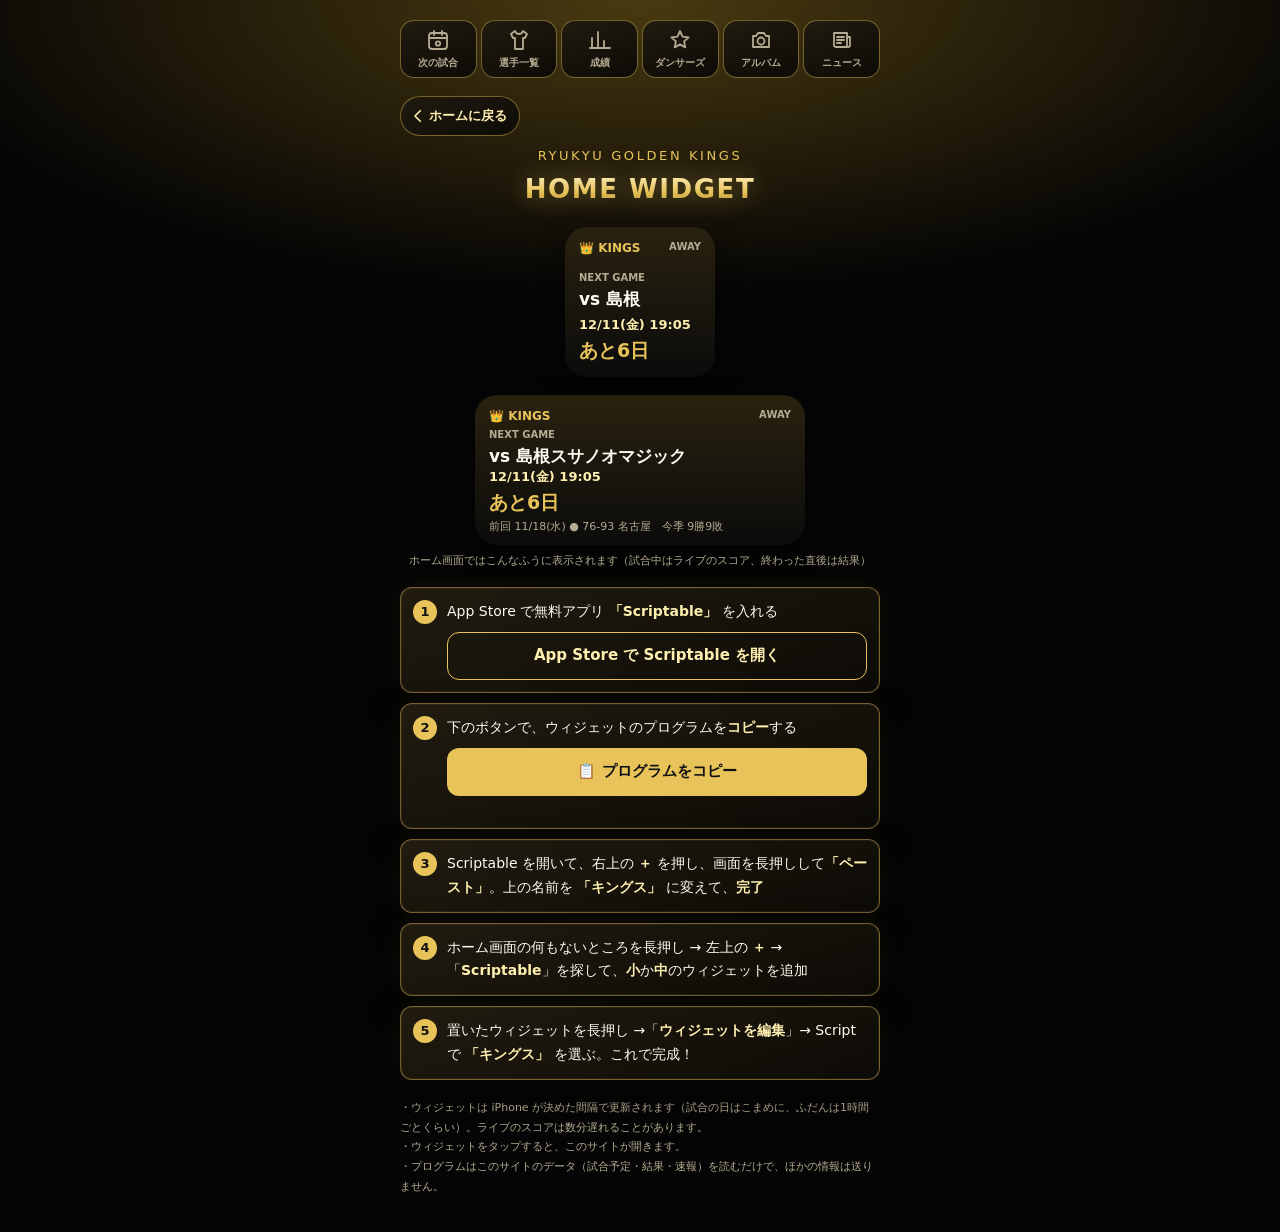
<file: widget.html>
<!doctype html>
<html lang="ja">
<head>
  <meta charset="utf-8">
  <meta name="viewport" content="width=device-width, initial-scale=1, viewport-fit=cover">
  <meta name="theme-color" content="#0b0b0b">
  <meta name="apple-mobile-web-app-title" content="キングス">
  <link rel="apple-touch-icon" href="apple-touch-icon.png?v=2">
  <link rel="icon" type="image/png" href="favicon.png?v=2">
  <title>キングス ウィジェット</title>
  <style>
    :root {
      --bg: #0b0b0b;
      --card: #161411;
      --line: #3a3120;
      --gold: #d4af37;
      --gold-soft: #f1d77a;
      --text: #f5f1e6;
      --muted: #a39c8a;
    }
    * { box-sizing: border-box; }
    html, body { margin: 0; }
    body {
      min-height: 100vh;
      min-height: 100dvh;
      background: radial-gradient(120% 60% at 50% 0%, #2a2210 0%, var(--bg) 60%) fixed, var(--bg);
      color: var(--text);
      font-family: "Hiragino Sans", "Noto Sans JP", "Yu Gothic", system-ui, sans-serif;
      line-height: 1.5;
      padding: max(20px, env(safe-area-inset-top)) 16px max(24px, env(safe-area-inset-bottom));
    }
    main { max-width: 480px; margin: 0 auto; }

    /* 上のタブ: 横幅いっぱいの6つのボタン(アイコン+名前)。指で押しやすい高さにする */
    .tabs { display: grid; grid-template-columns: repeat(6, 1fr); gap: 4px; margin: 0 0 18px; }
    .tabs a {
      display: flex;
      flex-direction: column;
      align-items: center;
      justify-content: center;
      gap: 3px;
      min-height: 58px;
      padding: 6px 2px;
      border: 1px solid var(--line);
      border-radius: 14px;
      background: var(--card);
      font-size: 10px;
      font-weight: 700;
      color: var(--muted);
      text-decoration: none;
      white-space: nowrap;
      -webkit-tap-highlight-color: transparent;
    }
    .tabs a:active { transform: scale(.96); }
    .tabs svg { width: 24px; height: 24px; fill: none; stroke: currentColor; stroke-width: 1.8; stroke-linecap: round; stroke-linejoin: round; }
    .tabs a[aria-current="page"] { background: var(--gold); border-color: var(--gold); color: #111; }

    header { text-align: center; margin-bottom: 18px; }
    .team { margin: 0; font-size: 13px; letter-spacing: .2em; color: var(--gold); }
    h1 { margin: 4px 0 0; font-size: 26px; font-weight: 800; letter-spacing: .06em; background: linear-gradient(180deg, var(--gold-soft), var(--gold)); -webkit-background-clip: text; background-clip: text; color: transparent; }
    .home { display: inline-flex; align-items: center; gap: 2px; margin: 0 0 10px; min-height: 40px; padding: 0 12px 0 8px; border: 1px solid var(--line); border-radius: 999px; background: var(--card); color: var(--gold-soft); font-size: 13px; font-weight: 800; text-decoration: none; }
    .home svg { width: 18px; height: 18px; fill: none; stroke: currentColor; stroke-width: 2.2; stroke-linecap: round; stroke-linejoin: round; }
    /* ウィジェットの見本 */
    .previews { display: flex; gap: 12px; justify-content: center; margin: 4px 0 18px; }
    .wg { border-radius: 22px; padding: 12px 14px; background: linear-gradient(180deg, #2a2210, #0b0b0b); box-shadow: 0 8px 24px rgba(0,0,0,.5); display: flex; flex-direction: column; gap: 2px; }
    .wg.s { width: 150px; height: 150px; } .wg.m { width: 100%; max-width: 330px; height: 150px; }
    .wg .h { display: flex; justify-content: space-between; font-size: 12px; font-weight: 900; color: var(--gold); }
    .wg .h span { font-size: 10px; color: var(--muted); }
    .wg .l { margin-top: auto; font-size: 10px; font-weight: 700; color: var(--muted); }
    .wg .o { font-size: 17px; font-weight: 900; white-space: nowrap; overflow: hidden; text-overflow: ellipsis; }
    .wg .t { font-size: 13px; font-weight: 700; color: var(--gold-soft); }
    .wg .c { font-size: 19px; font-weight: 900; color: var(--gold); }
    .wg .p { font-size: 11px; color: var(--muted); white-space: nowrap; overflow: hidden; text-overflow: ellipsis; }
    .cap { text-align: center; font-size: 11px; color: var(--muted); margin: -10px 0 18px; }
    ol.steps { margin: 0; padding: 0; list-style: none; counter-reset: s; display: grid; gap: 10px; }
    ol.steps li { counter-increment: s; position: relative; padding: 12px 12px 12px 46px; border: 1px solid var(--line); border-radius: 12px; background: var(--card); font-size: 14px; line-height: 1.7; }
    ol.steps li::before { content: counter(s); position: absolute; left: 12px; top: 12px; width: 24px; height: 24px; border-radius: 50%; background: var(--gold); color: #111; font-weight: 900; font-size: 13px; display: grid; place-items: center; }
    ol.steps b { color: var(--gold-soft); }
    .btn { display: flex; align-items: center; justify-content: center; width: 100%; min-height: 48px; margin-top: 8px; border: 0; border-radius: 12px; background: var(--gold); color: #111; font: inherit; font-size: 15px; font-weight: 800; text-decoration: none; cursor: pointer; }
    .btn.sub { background: transparent; border: 1px solid var(--gold); color: var(--gold-soft); }
    .msg { min-height: 1.2em; margin: 6px 0 0; font-size: 12px; color: var(--gold-soft); text-align: center; }
    .note { margin-top: 18px; font-size: 11px; color: var(--muted); line-height: 1.8; }
  </style>
  <link rel="stylesheet" href="theme.css">
</head>
<body>
  <main>
    <nav class="tabs">
      <a href="./"><svg viewBox="0 0 24 24"><rect x="3" y="5" width="18" height="16" rx="3"/><path d="M3 10h18M8 3v4M16 3v4"/><circle cx="12" cy="15.5" r="2.2"/></svg><span>次の試合</span></a>
      <a href="players.html"><svg viewBox="0 0 24 24"><path d="M8 3l-4 3 2 4h2v11h8V10h2l2-4-4-3c-.5 1.7-2 3-4 3s-3.5-1.3-4-3z"/></svg><span>選手一覧</span></a>
      <a href="stats.html"><svg viewBox="0 0 24 24"><path d="M4 20V10M10 20V4M16 20v-7M22 20H2"/></svg><span>成績</span></a>
      <a href="dancers.html"><svg viewBox="0 0 24 24"><path d="M12 3l2.6 5.6 6 .7-4.5 4.1 1.2 6L12 16.4 6.7 19.4l1.2-6L3.4 9.3l6-.7z"/></svg><span>ダンサーズ</span></a>
      <a href="album.html"><svg viewBox="0 0 24 24"><path d="M4 8h3l2-3h6l2 3h3v11H4z"/><circle cx="12" cy="13" r="3.5"/></svg><span>アルバム</span></a>
      <a href="news.html"><svg viewBox="0 0 24 24"><path d="M4 5h13v14H6a2 2 0 0 1-2-2z"/><path d="M17 9h3v8a2 2 0 0 1-2 2"/><path d="M7 9h7M7 12h7M7 15h4"/></svg><span>ニュース</span></a>
    </nav>
    <a class="home" href="./"><svg viewBox="0 0 24 24"><path d="M15 5l-7 7 7 7"/></svg>ホームに戻る</a>
    <header>
      <p class="team">RYUKYU GOLDEN KINGS</p>
      <h1>HOME WIDGET</h1>
    </header>

    <div class="previews">
      <div class="wg s"><div class="h">👑 KINGS<span id="pvHA">AWAY</span></div><div class="l">NEXT GAME</div><div class="o" id="pvOppS">vs 宇都宮</div><div class="t" id="pvTime">11/7(土) 16:00</div><div class="c" id="pvCd">あと5日</div></div>
    </div>
    <div class="previews">
      <div class="wg m"><div class="h">👑 KINGS<span id="pvHA2">AWAY</span></div><div class="l">NEXT GAME</div><div class="o" id="pvOppM">vs 宇都宮ブレックス</div><div class="t" id="pvTime2">11/7(土) 16:00</div><div class="c" id="pvCd2">あと5日</div><div class="p" id="pvPrev"></div></div>
    </div>
    <p class="cap">ホーム画面ではこんなふうに表示されます（試合中はライブのスコア、終わった直後は結果）</p>

    <ol class="steps">
      <li>App Store で無料アプリ <b>「Scriptable」</b> を入れる<a class="btn sub" href="https://apps.apple.com/app/scriptable/id1405459188" target="_blank" rel="noopener">App Store で Scriptable を開く</a></li>
      <li>下のボタンで、ウィジェットのプログラムを<b>コピー</b>する<button type="button" class="btn" id="copy">📋 プログラムをコピー</button><p class="msg" id="msg"></p></li>
      <li>Scriptable を開いて、右上の <b>＋</b> を押し、画面を長押しして<b>「ペースト」</b>。上の名前を <b>「キングス」</b> に変えて、<b>完了</b></li>
      <li>ホーム画面の何もないところを長押し → 左上の <b>＋</b> →「<b>Scriptable</b>」を探して、<b>小</b>か<b>中</b>のウィジェットを追加</li>
      <li>置いたウィジェットを長押し →「<b>ウィジェットを編集</b>」→ Script で <b>「キングス」</b> を選ぶ。これで完成！</li>
    </ol>

    <p class="note">・ウィジェットは iPhone が決めた間隔で更新されます（試合の日はこまめに、ふだんは1時間ごとくらい）。ライブのスコアは数分遅れることがあります。<br>
    ・ウィジェットをタップすると、このサイトが開きます。<br>
    ・プログラムはこのサイトのデータ（試合予定・結果・速報）を読むだけで、ほかの情報は送りません。</p>
  </main>

  <script>
    const $ = id => document.getElementById(id);
    let code = "";
    fetch("widget.js", { cache: "no-store" }).then(r => r.text()).then(t => { code = t; }).catch(() => {});
    $("copy").addEventListener("click", async () => {
      try {
        if (!code) code = await (await fetch("widget.js", { cache: "no-store" })).text();
        await navigator.clipboard.writeText(code);
        $("msg").textContent = "コピーしました！ Scriptable に貼り付けてください";
      } catch {
        $("msg").innerHTML = 'コピーできませんでした。<a href="widget.js" style="color:inherit">こちら</a>を開いて全部選択→コピーしてください';
      }
    });

    // 見本を、本当の次の試合で表示する
    const WD = ["日", "月", "火", "水", "木", "金", "土"];
    const jst = dt => { const d = new Date(new Date(dt).getTime() + 9 * 3600e3); return { md: `${d.getUTCMonth() + 1}/${d.getUTCDate()}(${WD[d.getUTCDay()]})`, hm: `${String(d.getUTCHours()).padStart(2, "0")}:${String(d.getUTCMinutes()).padStart(2, "0")}`, ymd: d.toISOString().slice(0, 10) }; };
    const sn = n => (String(n || "").match(/\p{Script=Han}{2,}/u) || [])[0] || String(n || "").slice(0, 4);
    Promise.all([fetch("schedule.json").then(r => r.json()), fetch("games.json").then(r => r.json()).catch(() => ({}))]).then(([s, g]) => {
      const next = (s.games || []).filter(x => new Date(x.datetime).getTime() + 2.5 * 3600e3 > Date.now()).sort((a, b) => new Date(a.datetime) - new Date(b.datetime))[0];
      if (next) {
        const t = jst(next.datetime), days = Math.round((new Date(t.ymd) - new Date(jst(Date.now()).ymd)) / 864e5);
        const cd = days <= 0 ? "今日" : days === 1 ? "明日" : `あと${days}日`;
        $("pvHA").textContent = $("pvHA2").textContent = next.home ? "HOME" : "AWAY";
        $("pvOppS").textContent = "vs " + sn(next.opponent); $("pvOppM").textContent = "vs " + next.opponent;
        $("pvTime").textContent = $("pvTime2").textContent = `${t.md} ${t.hm}`;
        $("pvCd").textContent = $("pvCd2").textContent = cd;
      }
      const done = (g.games || []).filter(x => Number.isFinite(x.kings));
      if (done.length) {
        const l = done[done.length - 1], w = done.filter(x => x.kings > x.opp).length;
        $("pvPrev").textContent = `前回 ${jst(l.datetime).md} ${l.kings > l.opp ? "○" : "●"} ${l.kings}-${l.opp} ${sn(l.opponent)}　今季 ${w}勝${done.length - w}敗`;
      }
    }).catch(() => {});
  </script>
</body>
</html>
</file>
<file: theme.css>
/* サイト全体の色(B: プレミアム)。各ページの <style> のあとに読み込み、色と光り方をそろえる */
:root {
  --bg: #050505;
  --card: #14110b;
  --line: #5a4a22;
  --gold: #e8c35a;
  --gold-soft: #fff0b0;
  --text: #fffaf0;
  --muted: #b5ab92;
}
body { background: radial-gradient(90% 50% at 50% 0%, #4a3a10 0%, #050505 65%) fixed, #050505; }

/* カード: ほんのり金色がかったグラデーションと、金の縁・光 */
.card, .player, .post, .dancer, .box, .news a, ol.steps li, .soon,
.tabs a, .links a, a.chat, a.bingo, .home {
  background: linear-gradient(160deg, #211b0f, #0d0b07);
  border-color: rgba(232, 195, 90, .45);
}
.card, .player, .post, .dancer, .box, .news a, ol.steps li {
  box-shadow: 0 0 0 1px rgba(255, 240, 176, .06) inset, 0 10px 30px rgba(0, 0, 0, .6), 0 0 24px rgba(232, 195, 90, .08);
}

/* 見出し: メタリックな金と、まわりの光 */
h1 {
  background: linear-gradient(180deg, #fff7d1, #e8c35a 55%, #a8842a);
  -webkit-background-clip: text;
  background-clip: text;
  color: transparent;
  filter: drop-shadow(0 0 12px rgba(232, 195, 90, .45));
}

/* いま開いているタブ */
.tabs a[aria-current="page"] {
  background: linear-gradient(180deg, #fff0b0, #d4af37);
  border-color: #e8c35a;
  color: #111;
  box-shadow: 0 0 16px rgba(232, 195, 90, .6);
}
</file>
